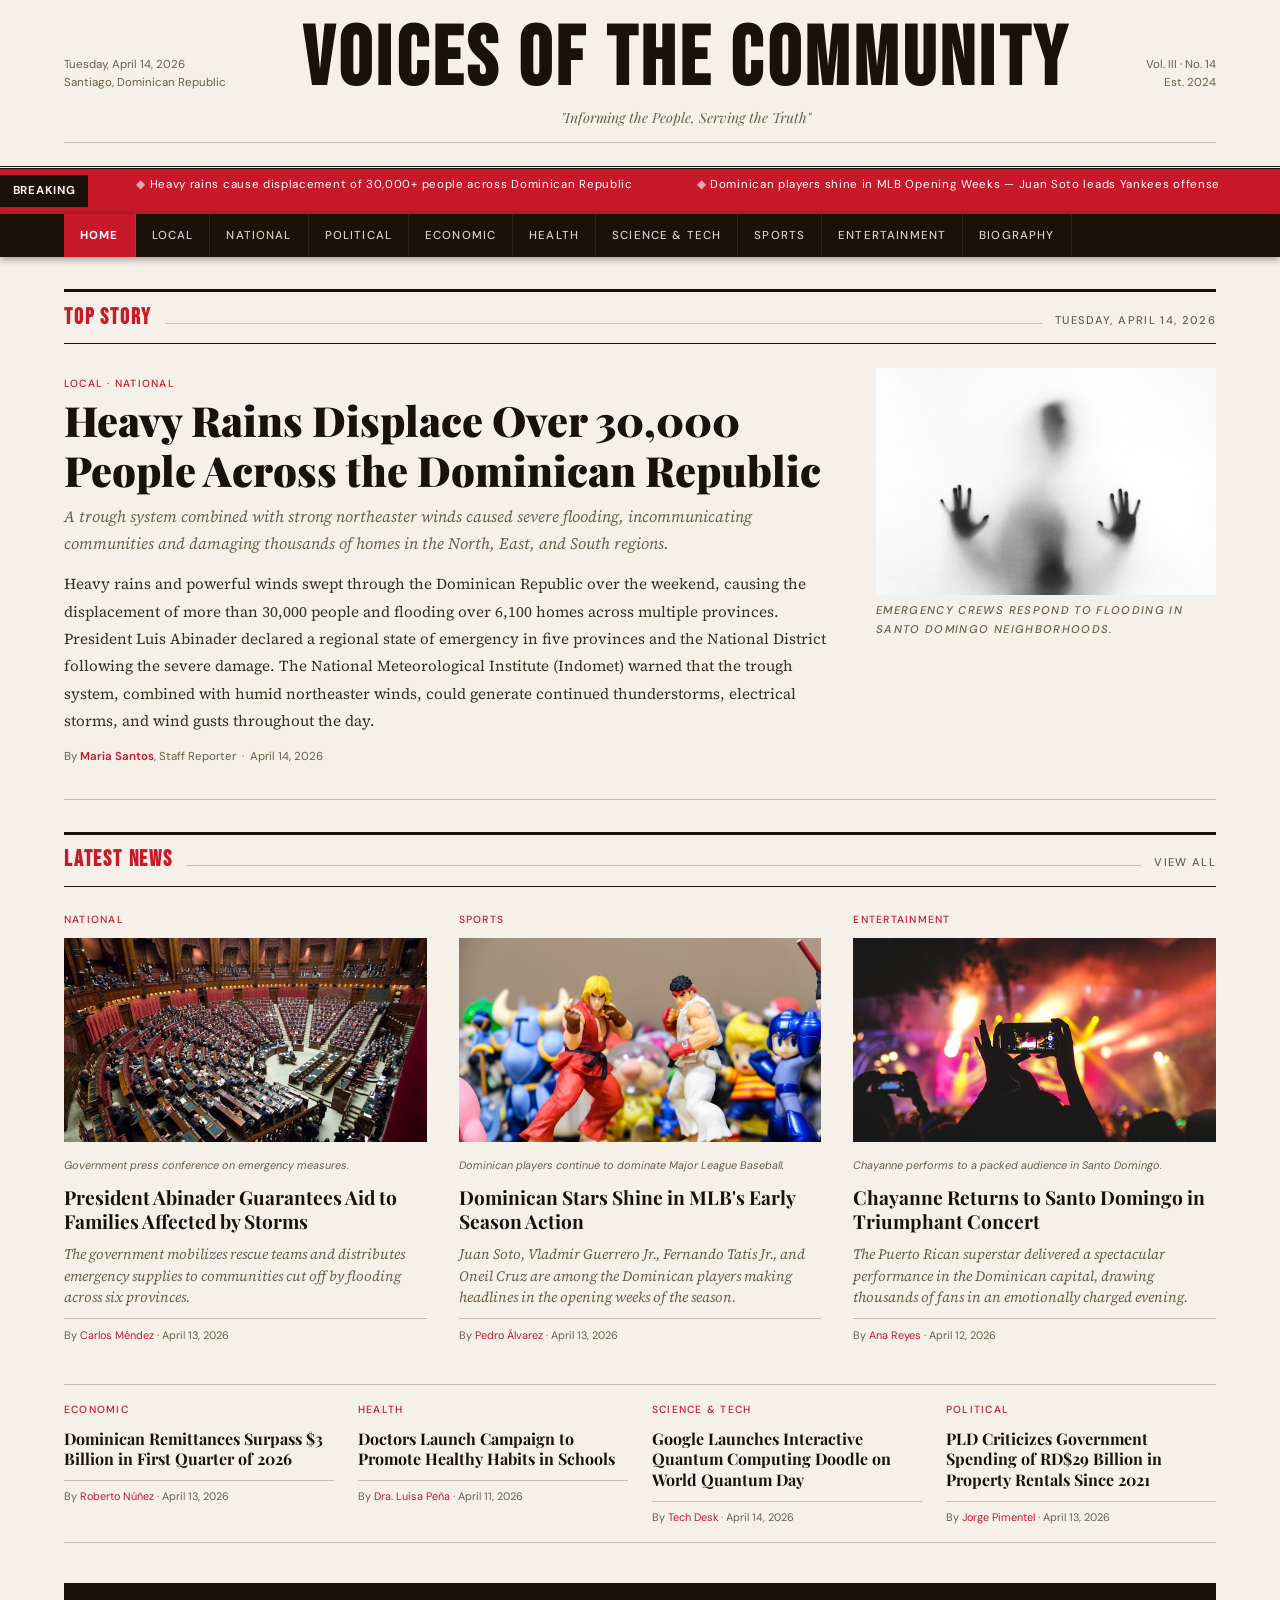
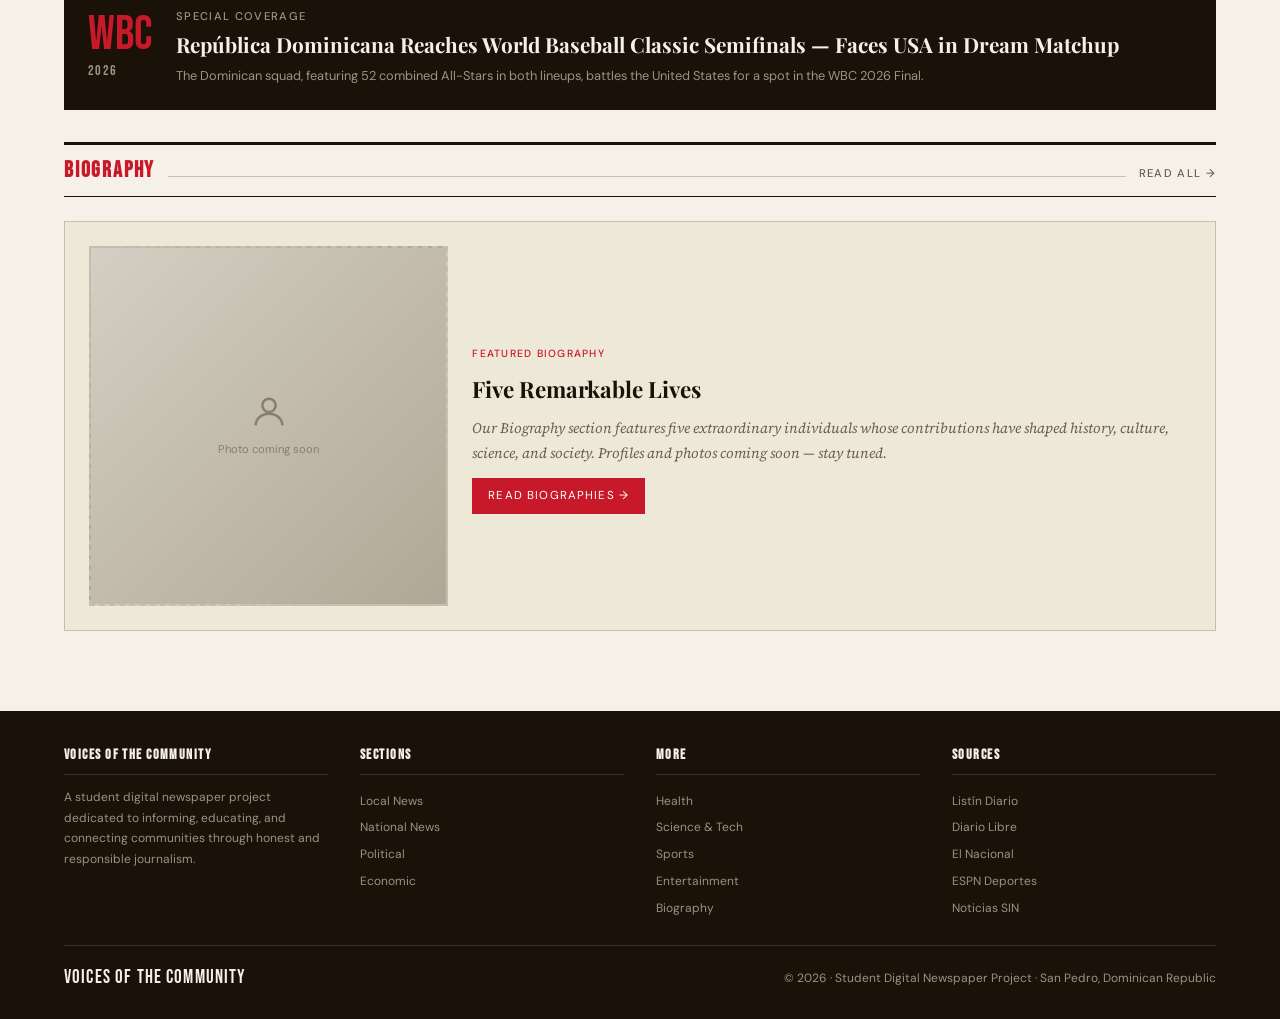
<file: index.html>
<!DOCTYPE html>
<html lang="en">
<head>
  <meta charset="UTF-8">
  <meta name="viewport" content="width=device-width, initial-scale=1.0">
  <title>Voices of the Community — Digital Newspaper</title>
  <link rel="stylesheet" href="index.css">
</head>
<body>

  <!-- MASTHEAD -->
  <header class="masthead">
    <div class="container">
      <div class="masthead-top">
        <div class="masthead-meta">
          Tuesday, April 14, 2026<br>
          Santiago, Dominican Republic
        </div>
        <div class="masthead-title">
          <h1>Voices of the Community</h1>
          <p class="tagline">"Informing the People, Serving the Truth"</p>
        </div>
        <div class="masthead-price">
          Vol. III · No. 14<br>
          Est. 2024
        </div>
      </div>
    </div>
  </header>

  <!-- BREAKING NEWS TICKER -->
  <div class="ticker-bar">
    <span class="ticker-label">BREAKING</span>
    <div class="ticker-track">
      <span>Heavy rains cause displacement of 30,000+ people across Dominican Republic</span>
      <span>Dominican players shine in MLB Opening Weeks — Juan Soto leads Yankees offense</span>
      <span>President Abinader declares state of emergency in five provinces</span>
      <span>Dominican Republic receives $3 billion+ in remittances in Q1 2026</span>
      <span>Chayanne returns triumphantly to Santo Domingo in sold-out concert</span>
      <span>República Dominicana reaches WBC 2026 Semifinals against USA</span>
    </div>
  </div>

  <!-- NAVIGATION -->
  <nav class="main-nav">
    <div class="container">
      <a href="index.html" class="active">Home</a>
      <a href="local.html">Local</a>
      <a href="national.html">National</a>
      <a href="political.html">Political</a>
      <a href="economic.html">Economic</a>
      <a href="health.html">Health</a>
      <a href="science.html">Science & Tech</a>
      <a href="sports.html">Sports</a>
      <a href="entertainment.html">Entertainment</a>
      <a href="biography.html">Biography</a>
    </div>
  </nav>

  <!-- MAIN CONTENT -->
  <main style="padding: 2rem 0;">
    <div class="container">

      <!-- LEAD STORY -->
      <div class="section-header">
        <h2>Top Story</h2>
        <div class="sh-rule"></div>
        <span class="label">Tuesday, April 14, 2026</span>
      </div>

      <div class="lead-story fade-up">
        <div>
          <span class="label-red">Local · National</span>
          <h2><a href="local.html">Heavy Rains Displace Over 30,000 People Across the Dominican Republic</a></h2>
          <p class="lead-deck">A trough system combined with strong northeaster winds caused severe flooding, incommunicating communities and damaging thousands of homes in the North, East, and South regions.</p>
          <p style="font-size:.95rem; line-height:1.8; color:#3a2f20;">
            Heavy rains and powerful winds swept through the Dominican Republic over the weekend, causing the displacement of more than 30,000 people and flooding over 6,100 homes across multiple provinces. President Luis Abinader declared a regional state of emergency in five provinces and the National District following the severe damage. The National Meteorological Institute (Indomet) warned that the trough system, combined with humid northeaster winds, could generate continued thunderstorms, electrical storms, and wind gusts throughout the day.
          </p>
          <p style="font-family: var(--font-label); font-size:.72rem; color:var(--muted); margin-top:.8rem;">
            By <span style="color:var(--accent); font-weight:600;">Maria Santos</span>, Staff Reporter &nbsp;·&nbsp; April 14, 2026
          </p>
        </div>
        <div>
          <img
            src="img/ind1.jpg"
            alt="Flooding in streets"
            class="lead-img"
            onerror="this.src='img/ind1.jpg'"
          >
          <p class="label" style="margin-top:.4rem; font-style:italic;">Emergency crews respond to flooding in Santo Domingo neighborhoods.</p>
        </div>
      </div>

      <!-- THREE-COLUMN GRID -->
      <div class="section-header">
        <h2>Latest News</h2>
        <div class="sh-rule"></div>
        <a href="#" class="label">View All</a>
      </div>

      <div class="grid-3">

        <!-- National -->
        <div class="article-card fade-up">
          <span class="label-red">National</span>
          <div class="img-wrap">
            <img src="img/ind2.jpg" alt="Government building" onerror="this.src='img/ind2.jpg'">
          </div>
          <p class="img-caption">Government press conference on emergency measures.</p>
          <h3><a href="national.html">President Abinader Guarantees Aid to Families Affected by Storms</a></h3>
          <p class="deck">The government mobilizes rescue teams and distributes emergency supplies to communities cut off by flooding across six provinces.</p>
          <p class="byline">By <span>Carlos Méndez</span> · April 13, 2026</p>
        </div>

        <!-- Sports -->
        <div class="article-card fade-up">
          <span class="label-red">Sports</span>
          <div class="img-wrap">
            <img src="img/ind3.jpg" alt="Baseball players" onerror="this.src='img/ind3.jpg'">
          </div>
          <p class="img-caption">Dominican players continue to dominate Major League Baseball.</p>
          <h3><a href="sports.html">Dominican Stars Shine in MLB's Early Season Action</a></h3>
          <p class="deck">Juan Soto, Vladmir Guerrero Jr., Fernando Tatis Jr., and Oneil Cruz are among the Dominican players making headlines in the opening weeks of the season.</p>
          <p class="byline">By <span>Pedro Álvarez</span> · April 13, 2026</p>
        </div>

        <!-- Entertainment -->
        <div class="article-card fade-up">
          <span class="label-red">Entertainment</span>
          <div class="img-wrap">
            <img src="img/ent1.jpg" alt="Concert crowd" onerror="this.src='img/ent1.jpg'">
          </div>
          <p class="img-caption">Chayanne performs to a packed audience in Santo Domingo.</p>
          <h3><a href="entertainment.html">Chayanne Returns to Santo Domingo in Triumphant Concert</a></h3>
          <p class="deck">The Puerto Rican superstar delivered a spectacular performance in the Dominican capital, drawing thousands of fans in an emotionally charged evening.</p>
          <p class="byline">By <span>Ana Reyes</span> · April 12, 2026</p>
        </div>

      </div><!-- /grid-3 -->

      <div style="margin: 2.5rem 0; border-top: 1px solid var(--light-rule); border-bottom: 1px solid var(--light-rule); padding: 1rem 0;">
        <div class="grid-4">

          <div class="article-card">
            <span class="label-red">Economic</span>
            <h3 style="font-size:1rem;"><a href="economic.html">Dominican Remittances Surpass $3 Billion in First Quarter of 2026</a></h3>
            <p class="byline">By <span>Roberto Núñez</span> · April 13, 2026</p>
          </div>

          <div class="article-card">
            <span class="label-red">Health</span>
            <h3 style="font-size:1rem;"><a href="health.html">Doctors Launch Campaign to Promote Healthy Habits in Schools</a></h3>
            <p class="byline">By <span>Dra. Luisa Peña</span> · April 11, 2026</p>
          </div>

          <div class="article-card">
            <span class="label-red">Science & Tech</span>
            <h3 style="font-size:1rem;"><a href="science.html">Google Launches Interactive Quantum Computing Doodle on World Quantum Day</a></h3>
            <p class="byline">By <span>Tech Desk</span> · April 14, 2026</p>
          </div>

          <div class="article-card">
            <span class="label-red">Political</span>
            <h3 style="font-size:1rem;"><a href="political.html">PLD Criticizes Government Spending of RD$29 Billion in Property Rentals Since 2021</a></h3>
            <p class="byline">By <span>Jorge Pimentel</span> · April 13, 2026</p>
          </div>

        </div>
      </div>

      <!-- SPORTS HIGHLIGHT BAND -->
      <div style="background:var(--ink); color:var(--paper); padding:1.5rem; margin:2rem 0; display:grid; grid-template-columns:auto 1fr; gap:1.5rem; align-items:center;">
        <div>
          <div style="font-family:var(--font-banner); font-size:3rem; color:var(--accent); line-height:1;">WBC</div>
          <div style="font-family:var(--font-banner); font-size:.9rem; letter-spacing:.1em; color:#a09282;">2026</div>
        </div>
        <div>
          <p class="label" style="color:#a09282; margin-bottom:.3rem;">Special Coverage</p>
          <h3 style="font-family:var(--font-headline); font-size:1.3rem; line-height:1.3; margin-bottom:.4rem;"><a href="sports.html" style="color:var(--paper);">República Dominicana Reaches World Baseball Classic Semifinals — Faces USA in Dream Matchup</a></h3>
          <p style="font-family:var(--font-label); font-size:.8rem; color:#a09282;">The Dominican squad, featuring 52 combined All-Stars in both lineups, battles the United States for a spot in the WBC 2026 Final.</p>
        </div>
      </div>

      <!-- BIOGRAPHY TEASER -->
      <div class="section-header">
        <h2>Biography</h2>
        <div class="sh-rule"></div>
        <a href="biography.html" class="label">Read All →</a>
      </div>

      <div style="background:var(--cream); border:1px solid var(--light-rule); padding:1.5rem; display:grid; grid-template-columns:1fr 2fr; gap:1.5rem; align-items:center;">
        <div style="background:linear-gradient(135deg,#d4cfc4,#b0a896); aspect-ratio:1; display:flex; align-items:center; justify-content:center; border:2px dashed var(--light-rule); flex-direction:column; gap:.5rem; padding:1rem;">
          <svg width="40" height="40" viewBox="0 0 24 24" fill="none" stroke="#8a7d6a" stroke-width="1.5"><circle cx="12" cy="8" r="4"/><path d="M4 20c0-4 3.6-7 8-7s8 3 8 7"/></svg>
          <span style="font-family:var(--font-label); font-size:.7rem; color:#8a7d6a; text-align:center;">Photo coming soon</span>
        </div>
        <div>
          <span class="label-red">Featured Biography</span>
          <h3 style="font-family:var(--font-headline); font-size:1.4rem; margin:.3rem 0 .5rem;">Five Remarkable Lives</h3>
          <p style="font-size:.9rem; color:var(--muted); font-style:italic;">Our Biography section features five extraordinary individuals whose contributions have shaped history, culture, science, and society. Profiles and photos coming soon — stay tuned.</p>
          <a href="biography.html" style="display:inline-block; margin-top:.8rem; background:var(--accent); color:#fff; font-family:var(--font-label); font-size:.72rem; letter-spacing:.1em; text-transform:uppercase; padding:.5rem 1rem;">Read Biographies →</a>
        </div>
      </div>

    </div>
  </main>

  <!-- FOOTER -->
  <footer class="site-footer">
    <div class="container">
      <div class="footer-grid">
        <div>
          <h4>Voices of the Community</h4>
          <p>A student digital newspaper project dedicated to informing, educating, and connecting communities through honest and responsible journalism.</p>
        </div>
        <div>
          <h4>Sections</h4>
          <ul>
            <li><a href="local.html">Local News</a></li>
            <li><a href="national.html">National News</a></li>
            <li><a href="political.html">Political</a></li>
            <li><a href="economic.html">Economic</a></li>
          </ul>
        </div>
        <div>
          <h4>More</h4>
          <ul>
            <li><a href="health.html">Health</a></li>
            <li><a href="science.html">Science & Tech</a></li>
            <li><a href="sports.html">Sports</a></li>
            <li><a href="entertainment.html">Entertainment</a></li>
            <li><a href="biography.html">Biography</a></li>
          </ul>
        </div>
        <div>
          <h4>Sources</h4>
          <ul>
            <li><a href="#">Listín Diario</a></li>
            <li><a href="#">Diario Libre</a></li>
            <li><a href="#">El Nacional</a></li>
            <li><a href="#">ESPN Deportes</a></li>
            <li><a href="#">Noticias SIN</a></li>
          </ul>
        </div>
      </div>
      <div class="footer-bottom">
        <span class="footer-logo">Voices of the Community</span>
        <span>© 2026 · Student Digital Newspaper Project · San Pedro, Dominican Republic</span>
      </div>
    </div>
  </footer>

</body>
</html>
</file>
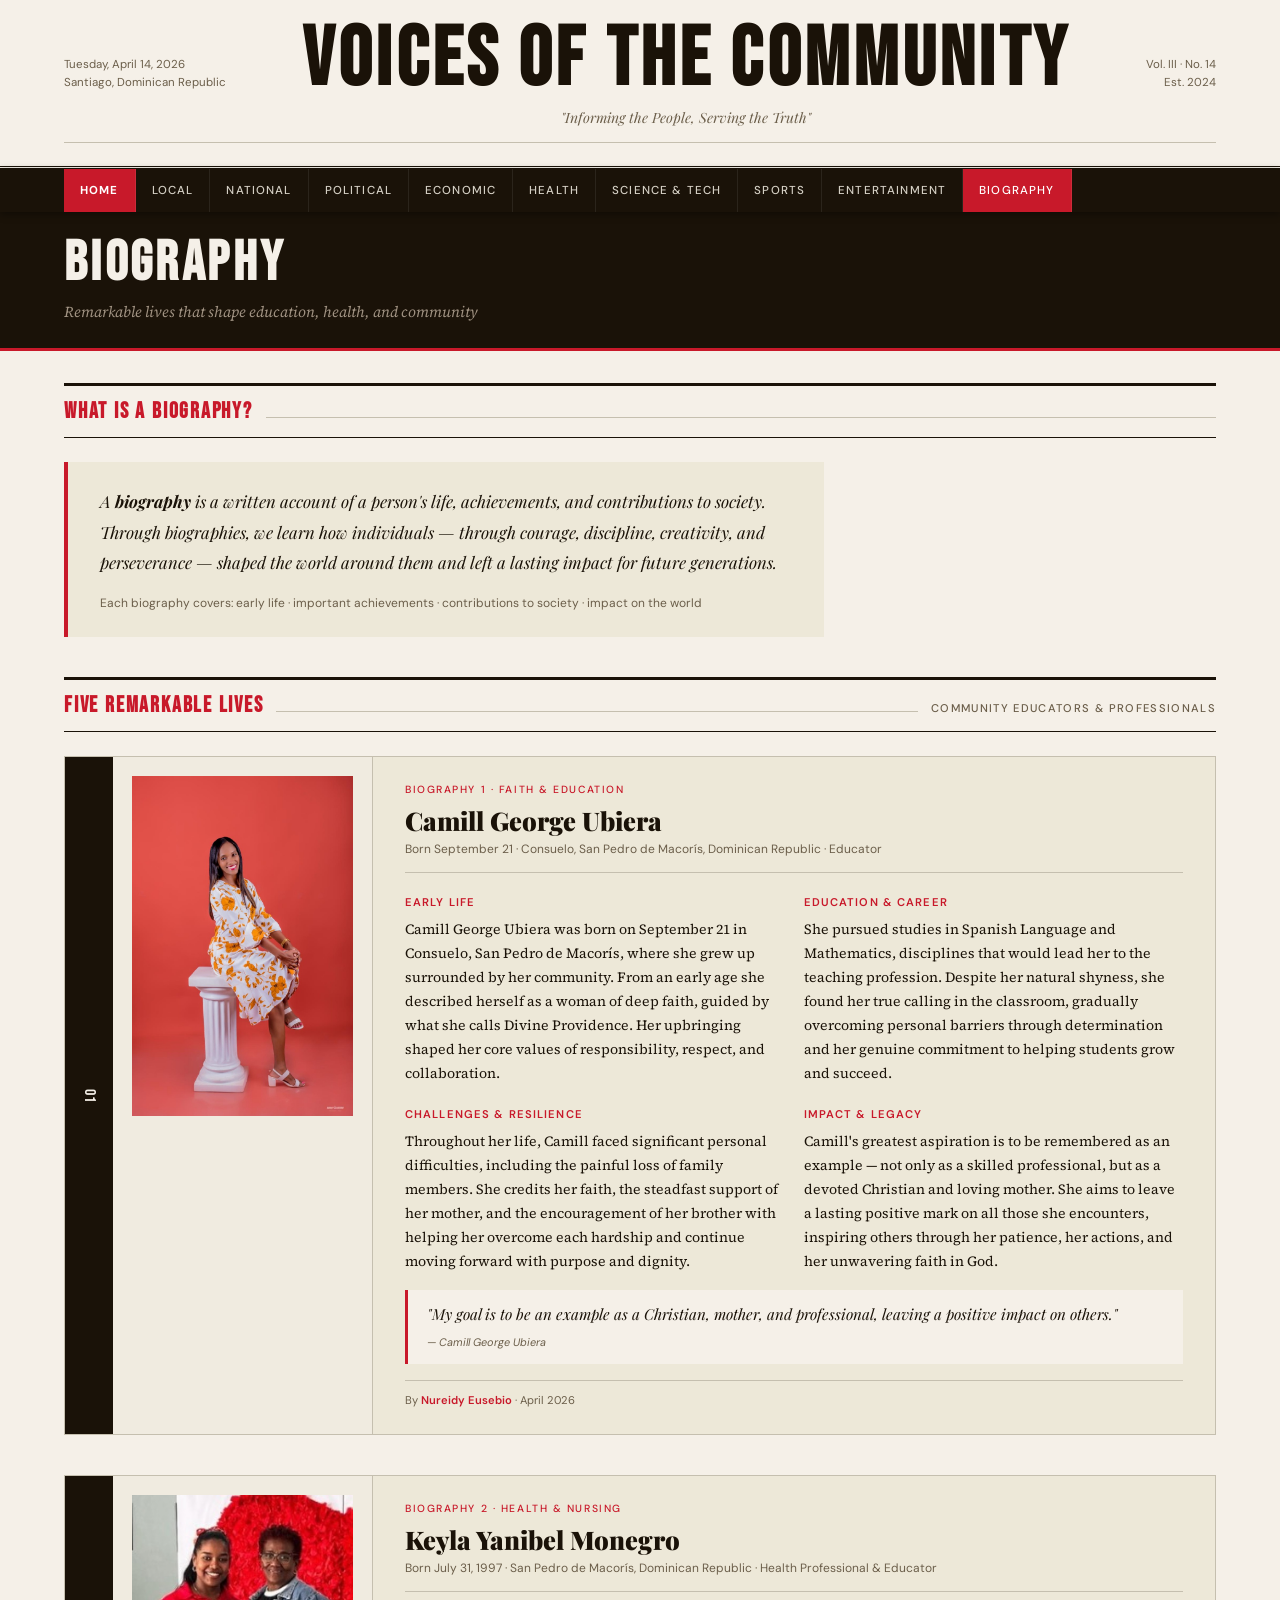
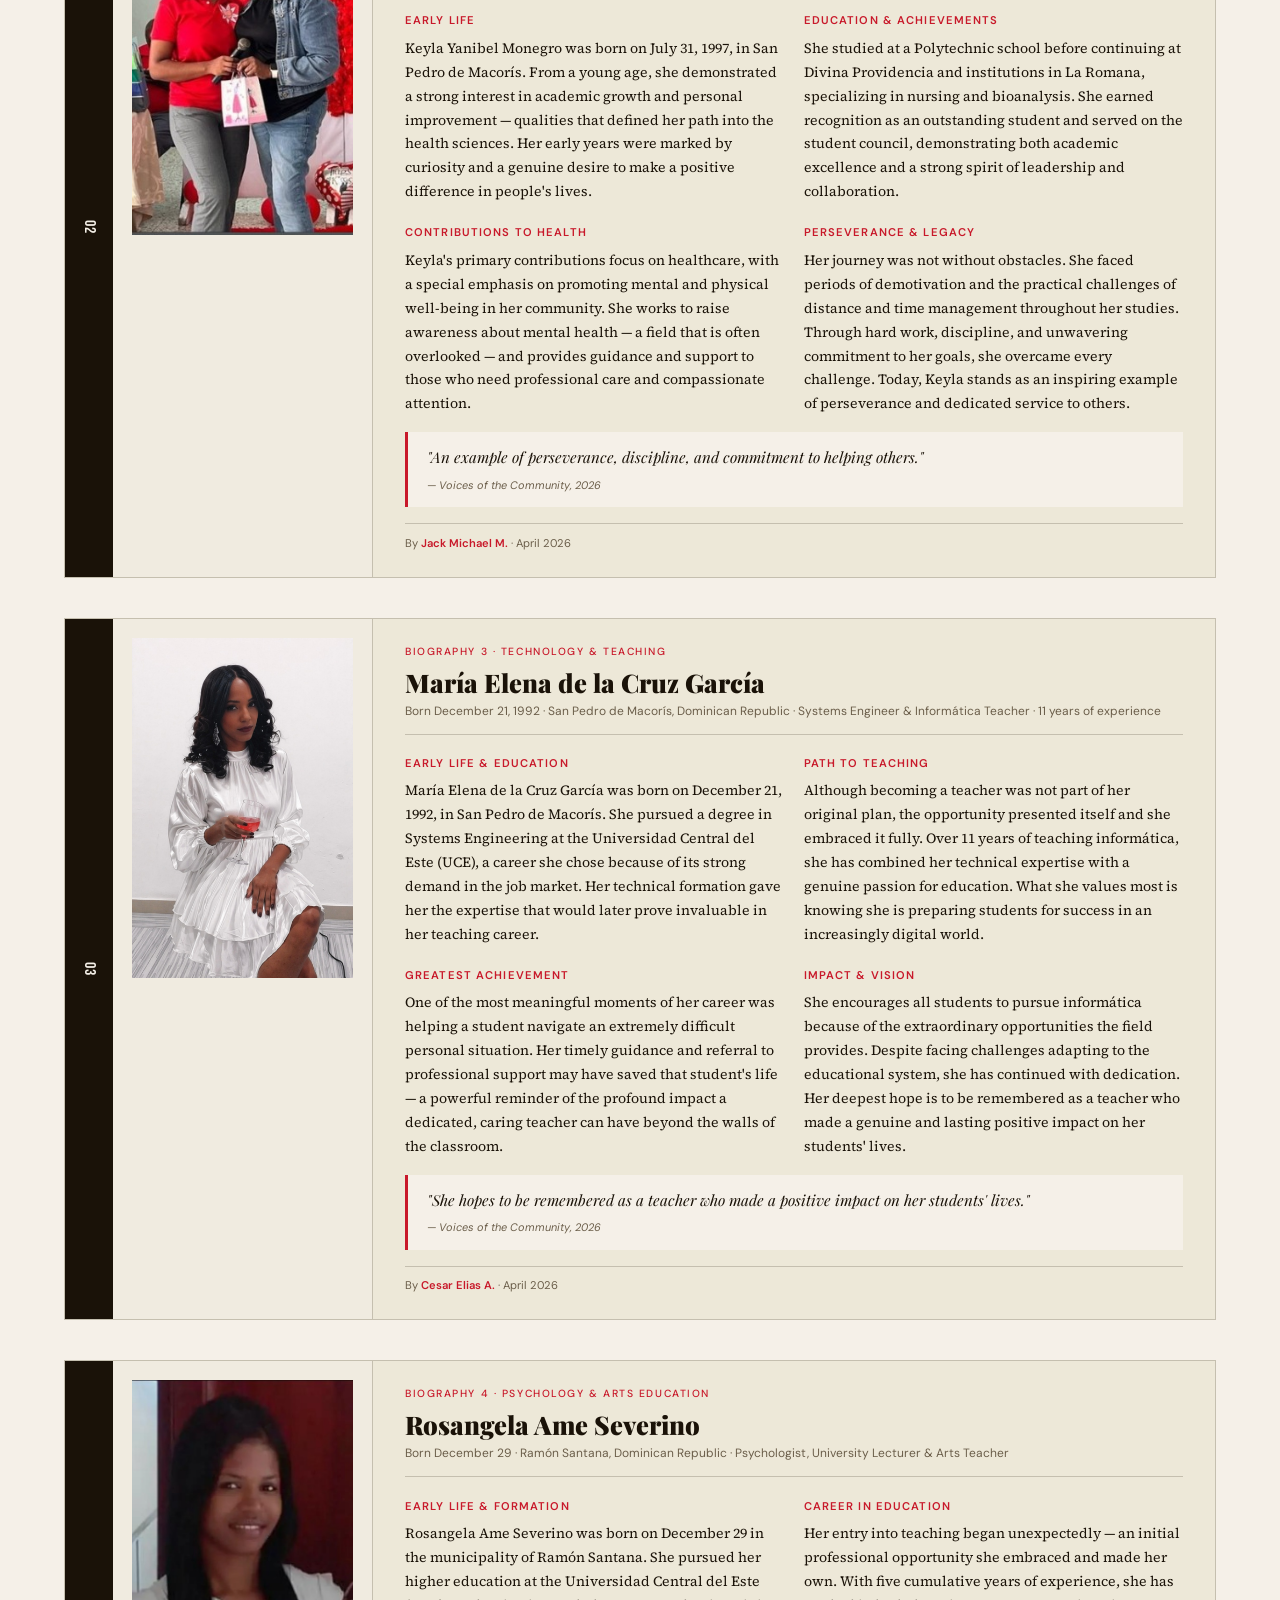
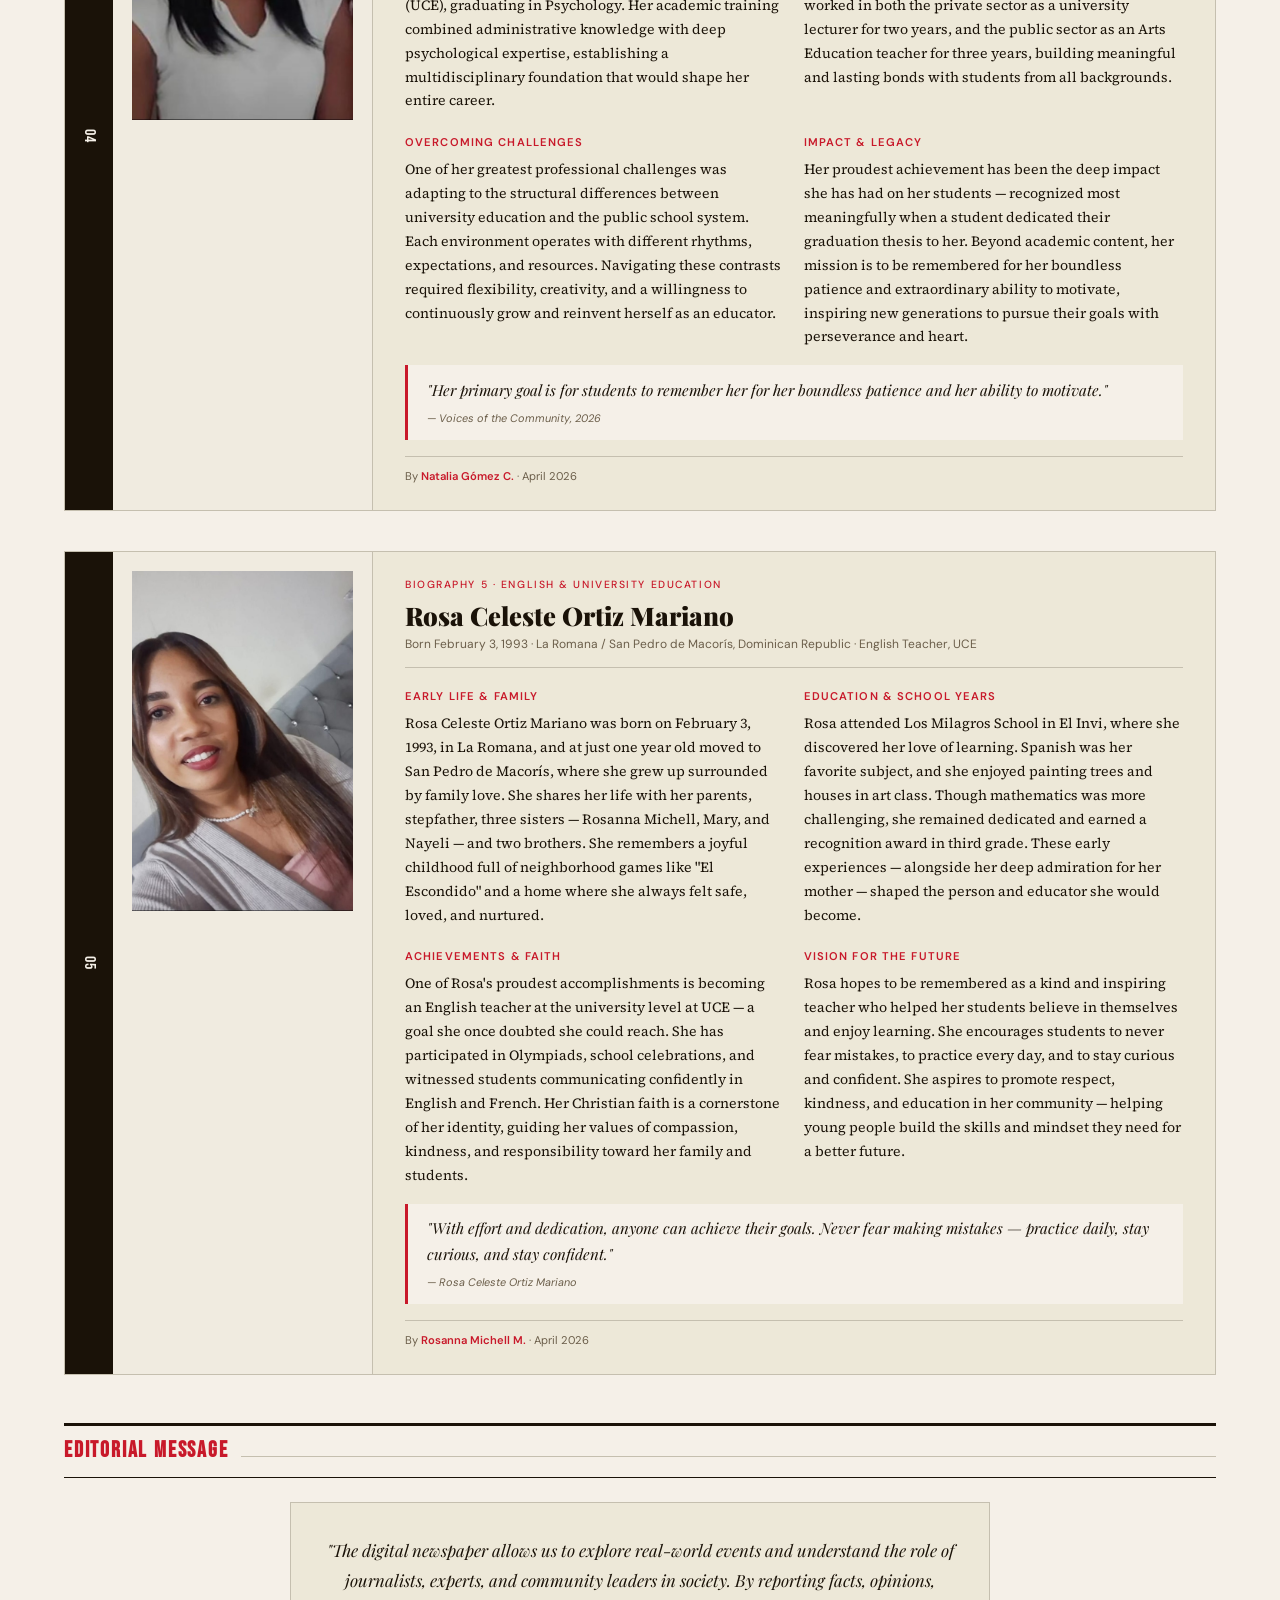
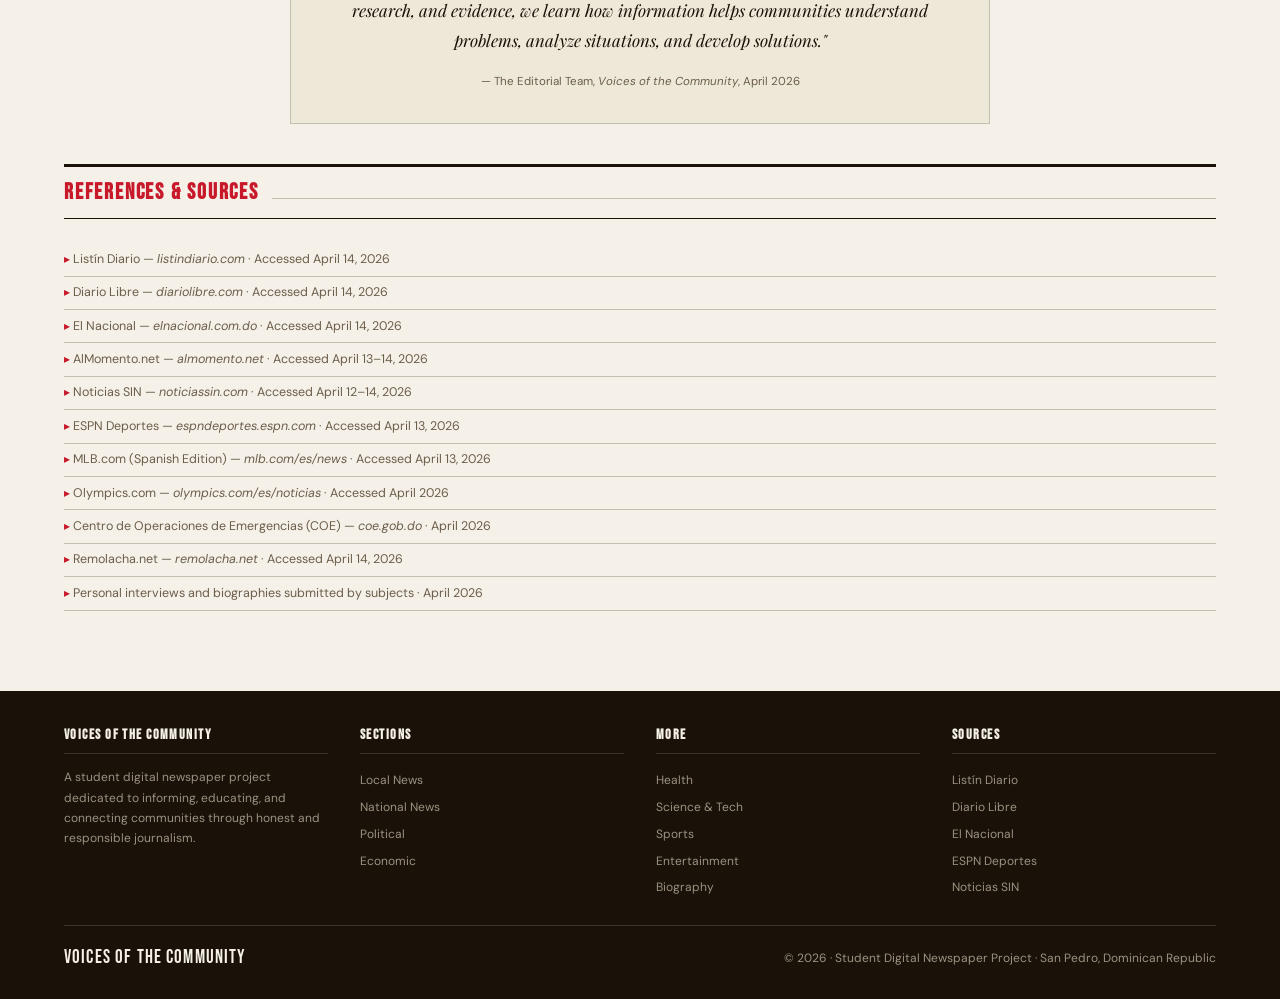
<file: biography.html>
<!DOCTYPE html>
<html lang="en">
<head>
  <meta charset="UTF-8">
  <meta name="viewport" content="width=device-width, initial-scale=1.0">
  <title>Biography — Voices of the Community</title>
  <link rel="stylesheet" href="index.css">
  <link rel="stylesheet" href="biography.css">
</head>
<body>

  <header class="masthead">
    <div class="container">
      <div class="masthead-top">
        <div class="masthead-meta">Tuesday, April 14, 2026<br>Santiago, Dominican Republic</div>
        <div class="masthead-title">
          <h1>Voices of the Community</h1>
          <p class="tagline">"Informing the People, Serving the Truth"</p>
        </div>
        <div class="masthead-price">Vol. III · No. 14<br>Est. 2024</div>
      </div>
    </div>
  </header>

  <nav class="main-nav">
    <div class="container">
      <a href="index.html">Home</a>
      <a href="local.html">Local</a>
      <a href="national.html">National</a>
      <a href="political.html">Political</a>
      <a href="economic.html">Economic</a>
      <a href="health.html">Health</a>
      <a href="science.html">Science &amp; Tech</a>
      <a href="sports.html">Sports</a>
      <a href="entertainment.html">Entertainment</a>
      <a href="biography.html" class="active">Biography</a>
    </div>
  </nav>

  <div class="page-hero">
    <div class="container">
      <h1>Biography</h1>
      <p class="page-desc">Remarkable lives that shape education, health, and community</p>
    </div>
  </div>

  <main style="padding:2rem 0;">
    <div class="container">

      <div class="section-header">
        <h2>What is a Biography?</h2>
        <div class="sh-rule"></div>
      </div>

      <div style="max-width:760px; margin-bottom:2.5rem; background:var(--cream); padding:1.5rem 2rem; border-left:4px solid var(--accent);">
        <p style="font-family:var(--font-headline); font-style:italic; font-size:1.05rem; line-height:1.8; color:var(--ink); margin-bottom:1rem;">
          A <strong>biography</strong> is a written account of a person's life, achievements, and contributions to society. Through biographies, we learn how individuals — through courage, discipline, creativity, and perseverance — shaped the world around them and left a lasting impact for future generations.
        </p>
        <p style="font-family:var(--font-label); font-size:.75rem; color:var(--muted);">
          Each biography covers: early life · important achievements · contributions to society · impact on the world
        </p>
      </div>

      <div class="section-header">
        <h2>Five Remarkable Lives</h2>
        <div class="sh-rule"></div>
        <span class="label">Community Educators &amp; Professionals</span>
      </div>

      <div class="bio-grid">

        <!-- ══ BIO 1 — Camill George Ubiera ══ -->
        <div class="bio-card-full">
          <div class="bio-number">01</div>
          <div class="bio-photo-slot">
            <img src="img/bio1.jpeg" alt="Camill George Ubiera" class="bio-photo">
          </div>
          <div class="bio-content">
            <div class="bio-section-label">Biography 1 · Faith &amp; Education</div>
            <h2 class="bio-name">Camill George Ubiera</h2>
            <p class="bio-dates">Born September 21 · Consuelo, San Pedro de Macorís, Dominican Republic · Educator</p>
            <div class="bio-sections">
              <div class="bio-section">
                <h4>Early Life</h4>
                <p>Camill George Ubiera was born on September 21 in Consuelo, San Pedro de Macorís, where she grew up surrounded by her community. From an early age she described herself as a woman of deep faith, guided by what she calls Divine Providence. Her upbringing shaped her core values of responsibility, respect, and collaboration.</p>
              </div>
              <div class="bio-section">
                <h4>Education &amp; Career</h4>
                <p>She pursued studies in Spanish Language and Mathematics, disciplines that would lead her to the teaching profession. Despite her natural shyness, she found her true calling in the classroom, gradually overcoming personal barriers through determination and her genuine commitment to helping students grow and succeed.</p>
              </div>
              <div class="bio-section">
                <h4>Challenges &amp; Resilience</h4>
                <p>Throughout her life, Camill faced significant personal difficulties, including the painful loss of family members. She credits her faith, the steadfast support of her mother, and the encouragement of her brother with helping her overcome each hardship and continue moving forward with purpose and dignity.</p>
              </div>
              <div class="bio-section">
                <h4>Impact &amp; Legacy</h4>
                <p>Camill's greatest aspiration is to be remembered as an example — not only as a skilled professional, but as a devoted Christian and loving mother. She aims to leave a lasting positive mark on all those she encounters, inspiring others through her patience, her actions, and her unwavering faith in God.</p>
              </div>
            </div>
            <div class="bio-quote">
              <p>"My goal is to be an example as a Christian, mother, and professional, leaving a positive impact on others."</p>
              <cite>— Camill George Ubiera</cite>
            </div>
            <p class="bio-author">By <span>Nureidy Eusebio</span> · April 2026</p>
          </div>
        </div>

        <!-- ══ BIO 2 — Keyla Yanibel Monegro ══ -->
        <div class="bio-card-full">
          <div class="bio-number">02</div>
          <div class="bio-photo-slot">
            <img src="img/bio2.png" alt="Keyla Yanibel Monegro" class="bio-photo">
          </div>
          <div class="bio-content">
            <div class="bio-section-label">Biography 2 · Health &amp; Nursing</div>
            <h2 class="bio-name">Keyla Yanibel Monegro</h2>
            <p class="bio-dates">Born July 31, 1997 · San Pedro de Macorís, Dominican Republic · Health Professional &amp; Educator</p>
            <div class="bio-sections">
              <div class="bio-section">
                <h4>Early Life</h4>
                <p>Keyla Yanibel Monegro was born on July 31, 1997, in San Pedro de Macorís. From a young age, she demonstrated a strong interest in academic growth and personal improvement — qualities that defined her path into the health sciences. Her early years were marked by curiosity and a genuine desire to make a positive difference in people's lives.</p>
              </div>
              <div class="bio-section">
                <h4>Education &amp; Achievements</h4>
                <p>She studied at a Polytechnic school before continuing at Divina Providencia and institutions in La Romana, specializing in nursing and bioanalysis. She earned recognition as an outstanding student and served on the student council, demonstrating both academic excellence and a strong spirit of leadership and collaboration.</p>
              </div>
              <div class="bio-section">
                <h4>Contributions to Health</h4>
                <p>Keyla's primary contributions focus on healthcare, with a special emphasis on promoting mental and physical well-being in her community. She works to raise awareness about mental health — a field that is often overlooked — and provides guidance and support to those who need professional care and compassionate attention.</p>
              </div>
              <div class="bio-section">
                <h4>Perseverance &amp; Legacy</h4>
                <p>Her journey was not without obstacles. She faced periods of demotivation and the practical challenges of distance and time management throughout her studies. Through hard work, discipline, and unwavering commitment to her goals, she overcame every challenge. Today, Keyla stands as an inspiring example of perseverance and dedicated service to others.</p>
              </div>
            </div>
            <div class="bio-quote">
              <p>"An example of perseverance, discipline, and commitment to helping others."</p>
              <cite>— Voices of the Community, 2026</cite>
            </div>
            <p class="bio-author">By <span>Jack Michael M.</span> · April 2026</p>
          </div>
        </div>

        <!-- ══ BIO 3 — María Elena de la Cruz García ══ -->
        <div class="bio-card-full">
          <div class="bio-number">03</div>
          <div class="bio-photo-slot">
            <img src="img/bio3.jpeg" alt="María Elena de la Cruz García" class="bio-photo">
          </div>
          <div class="bio-content">
            <div class="bio-section-label">Biography 3 · Technology &amp; Teaching</div>
            <h2 class="bio-name">María Elena de la Cruz García</h2>
            <p class="bio-dates">Born December 21, 1992 · San Pedro de Macorís, Dominican Republic · Systems Engineer &amp; Informática Teacher · 11 years of experience</p>
            <div class="bio-sections">
              <div class="bio-section">
                <h4>Early Life &amp; Education</h4>
                <p>María Elena de la Cruz García was born on December 21, 1992, in San Pedro de Macorís. She pursued a degree in Systems Engineering at the Universidad Central del Este (UCE), a career she chose because of its strong demand in the job market. Her technical formation gave her the expertise that would later prove invaluable in her teaching career.</p>
              </div>
              <div class="bio-section">
                <h4>Path to Teaching</h4>
                <p>Although becoming a teacher was not part of her original plan, the opportunity presented itself and she embraced it fully. Over 11 years of teaching informática, she has combined her technical expertise with a genuine passion for education. What she values most is knowing she is preparing students for success in an increasingly digital world.</p>
              </div>
              <div class="bio-section">
                <h4>Greatest Achievement</h4>
                <p>One of the most meaningful moments of her career was helping a student navigate an extremely difficult personal situation. Her timely guidance and referral to professional support may have saved that student's life — a powerful reminder of the profound impact a dedicated, caring teacher can have beyond the walls of the classroom.</p>
              </div>
              <div class="bio-section">
                <h4>Impact &amp; Vision</h4>
                <p>She encourages all students to pursue informática because of the extraordinary opportunities the field provides. Despite facing challenges adapting to the educational system, she has continued with dedication. Her deepest hope is to be remembered as a teacher who made a genuine and lasting positive impact on her students' lives.</p>
              </div>
            </div>
            <div class="bio-quote">
              <p>"She hopes to be remembered as a teacher who made a positive impact on her students' lives."</p>
              <cite>— Voices of the Community, 2026</cite>
            </div>
            <p class="bio-author">By <span>Cesar Elias A.</span> · April 2026</p>
          </div>
        </div>

        <!-- ══ BIO 4 — Rosangela Ame Severino ══ -->
        <div class="bio-card-full">
          <div class="bio-number">04</div>
          <div class="bio-photo-slot">
            <img src="img/bio4.jpeg" alt="Rosangela Ame Severino" class="bio-photo">
          </div>
          <div class="bio-content">
            <div class="bio-section-label">Biography 4 · Psychology &amp; Arts Education</div>
            <h2 class="bio-name">Rosangela Ame Severino</h2>
            <p class="bio-dates">Born December 29 · Ramón Santana, Dominican Republic · Psychologist, University Lecturer &amp; Arts Teacher</p>
            <div class="bio-sections">
              <div class="bio-section">
                <h4>Early Life &amp; Formation</h4>
                <p>Rosangela Ame Severino was born on December 29 in the municipality of Ramón Santana. She pursued her higher education at the Universidad Central del Este (UCE), graduating in Psychology. Her academic training combined administrative knowledge with deep psychological expertise, establishing a multidisciplinary foundation that would shape her entire career.</p>
              </div>
              <div class="bio-section">
                <h4>Career in Education</h4>
                <p>Her entry into teaching began unexpectedly — an initial professional opportunity she embraced and made her own. With five cumulative years of experience, she has worked in both the private sector as a university lecturer for two years, and the public sector as an Arts Education teacher for three years, building meaningful and lasting bonds with students from all backgrounds.</p>
              </div>
              <div class="bio-section">
                <h4>Overcoming Challenges</h4>
                <p>One of her greatest professional challenges was adapting to the structural differences between university education and the public school system. Each environment operates with different rhythms, expectations, and resources. Navigating these contrasts required flexibility, creativity, and a willingness to continuously grow and reinvent herself as an educator.</p>
              </div>
              <div class="bio-section">
                <h4>Impact &amp; Legacy</h4>
                <p>Her proudest achievement has been the deep impact she has had on her students — recognized most meaningfully when a student dedicated their graduation thesis to her. Beyond academic content, her mission is to be remembered for her boundless patience and extraordinary ability to motivate, inspiring new generations to pursue their goals with perseverance and heart.</p>
              </div>
            </div>
            <div class="bio-quote">
              <p>"Her primary goal is for students to remember her for her boundless patience and her ability to motivate."</p>
              <cite>— Voices of the Community, 2026</cite>
            </div>
            <p class="bio-author">By <span>Natalia Gómez C.</span> · April 2026</p>
          </div>
        </div>

        <!-- ══ BIO 5 — Rosa Celeste Ortiz Mariano ══ -->
        <div class="bio-card-full">
          <div class="bio-number">05</div>
          <div class="bio-photo-slot">
            <img src="img/bio5.jpeg" alt="Rosa Celeste Ortiz Mariano" class="bio-photo">
          </div>
          <div class="bio-content">
            <div class="bio-section-label">Biography 5 · English &amp; University Education</div>
            <h2 class="bio-name">Rosa Celeste Ortiz Mariano</h2>
            <p class="bio-dates">Born February 3, 1993 · La Romana / San Pedro de Macorís, Dominican Republic · English Teacher, UCE</p>
            <div class="bio-sections">
              <div class="bio-section">
                <h4>Early Life &amp; Family</h4>
                <p>Rosa Celeste Ortiz Mariano was born on February 3, 1993, in La Romana, and at just one year old moved to San Pedro de Macorís, where she grew up surrounded by family love. She shares her life with her parents, stepfather, three sisters — Rosanna Michell, Mary, and Nayeli — and two brothers. She remembers a joyful childhood full of neighborhood games like "El Escondido" and a home where she always felt safe, loved, and nurtured.</p>
              </div>
              <div class="bio-section">
                <h4>Education &amp; School Years</h4>
                <p>Rosa attended Los Milagros School in El Invi, where she discovered her love of learning. Spanish was her favorite subject, and she enjoyed painting trees and houses in art class. Though mathematics was more challenging, she remained dedicated and earned a recognition award in third grade. These early experiences — alongside her deep admiration for her mother — shaped the person and educator she would become.</p>
              </div>
              <div class="bio-section">
                <h4>Achievements &amp; Faith</h4>
                <p>One of Rosa's proudest accomplishments is becoming an English teacher at the university level at UCE — a goal she once doubted she could reach. She has participated in Olympiads, school celebrations, and witnessed students communicating confidently in English and French. Her Christian faith is a cornerstone of her identity, guiding her values of compassion, kindness, and responsibility toward her family and students.</p>
              </div>
              <div class="bio-section">
                <h4>Vision for the Future</h4>
                <p>Rosa hopes to be remembered as a kind and inspiring teacher who helped her students believe in themselves and enjoy learning. She encourages students to never fear mistakes, to practice every day, and to stay curious and confident. She aspires to promote respect, kindness, and education in her community — helping young people build the skills and mindset they need for a better future.</p>
              </div>
            </div>
            <div class="bio-quote">
              <p>"With effort and dedication, anyone can achieve their goals. Never fear making mistakes — practice daily, stay curious, and stay confident."</p>
              <cite>— Rosa Celeste Ortiz Mariano</cite>
            </div>
            <p class="bio-author">By <span>Rosanna Michell M.</span> · April 2026</p>
          </div>
        </div>

      </div><!-- /bio-grid -->

      <!-- EDITORIAL -->
      <div class="section-header" style="margin-top:3rem;">
        <h2>Editorial Message</h2>
        <div class="sh-rule"></div>
      </div>

      <div style="max-width:700px; margin:0 auto 2.5rem; text-align:center; padding:2rem; background:var(--cream); border:1px solid var(--light-rule);">
        <p style="font-family:var(--font-headline); font-style:italic; font-size:1.05rem; line-height:1.8; color:var(--ink); margin-bottom:1rem;">
          "The digital newspaper allows us to explore real-world events and understand the role of journalists, experts, and community leaders in society. By reporting facts, opinions, research, and evidence, we learn how information helps communities understand problems, analyze situations, and develop solutions."
        </p>
        <p style="font-family:var(--font-label); font-size:.72rem; color:var(--muted);">— The Editorial Team, <em>Voices of the Community</em>, April 2026</p>
      </div>

      <!-- SOURCES -->
      <div class="section-header">
        <h2>References &amp; Sources</h2>
        <div class="sh-rule"></div>
      </div>

      <ul class="sources-list">
        <li>Listín Diario — <em>listindiario.com</em> · Accessed April 14, 2026</li>
        <li>Diario Libre — <em>diariolibre.com</em> · Accessed April 14, 2026</li>
        <li>El Nacional — <em>elnacional.com.do</em> · Accessed April 14, 2026</li>
        <li>AlMomento.net — <em>almomento.net</em> · Accessed April 13–14, 2026</li>
        <li>Noticias SIN — <em>noticiassin.com</em> · Accessed April 12–14, 2026</li>
        <li>ESPN Deportes — <em>espndeportes.espn.com</em> · Accessed April 13, 2026</li>
        <li>MLB.com (Spanish Edition) — <em>mlb.com/es/news</em> · Accessed April 13, 2026</li>
        <li>Olympics.com — <em>olympics.com/es/noticias</em> · Accessed April 2026</li>
        <li>Centro de Operaciones de Emergencias (COE) — <em>coe.gob.do</em> · April 2026</li>
        <li>Remolacha.net — <em>remolacha.net</em> · Accessed April 14, 2026</li>
        <li>Personal interviews and biographies submitted by subjects · April 2026</li>
      </ul>

    </div>
  </main>

  <footer class="site-footer">
    <div class="container">
      <div class="footer-grid">
        <div>
          <h4>Voices of the Community</h4>
          <p>A student digital newspaper project dedicated to informing, educating, and connecting communities through honest and responsible journalism.</p>
        </div>
        <div>
          <h4>Sections</h4>
          <ul>
            <li><a href="local.html">Local News</a></li>
            <li><a href="national.html">National News</a></li>
            <li><a href="political.html">Political</a></li>
            <li><a href="economic.html">Economic</a></li>
          </ul>
        </div>
        <div>
          <h4>More</h4>
          <ul>
            <li><a href="health.html">Health</a></li>
            <li><a href="science.html">Science &amp; Tech</a></li>
            <li><a href="sports.html">Sports</a></li>
            <li><a href="entertainment.html">Entertainment</a></li>
            <li><a href="biography.html">Biography</a></li>
          </ul>
        </div>
        <div>
          <h4>Sources</h4>
          <ul>
            <li><a href="#">Listín Diario</a></li>
            <li><a href="#">Diario Libre</a></li>
            <li><a href="#">El Nacional</a></li>
            <li><a href="#">ESPN Deportes</a></li>
            <li><a href="#">Noticias SIN</a></li>
          </ul>
        </div>
      </div>
      <div class="footer-bottom">
        <span class="footer-logo">Voices of the Community</span>
        <span>© 2026 · Student Digital Newspaper Project · San Pedro, Dominican Republic</span>
      </div>
    </div>
  </footer>

</body>
</html>
</file>
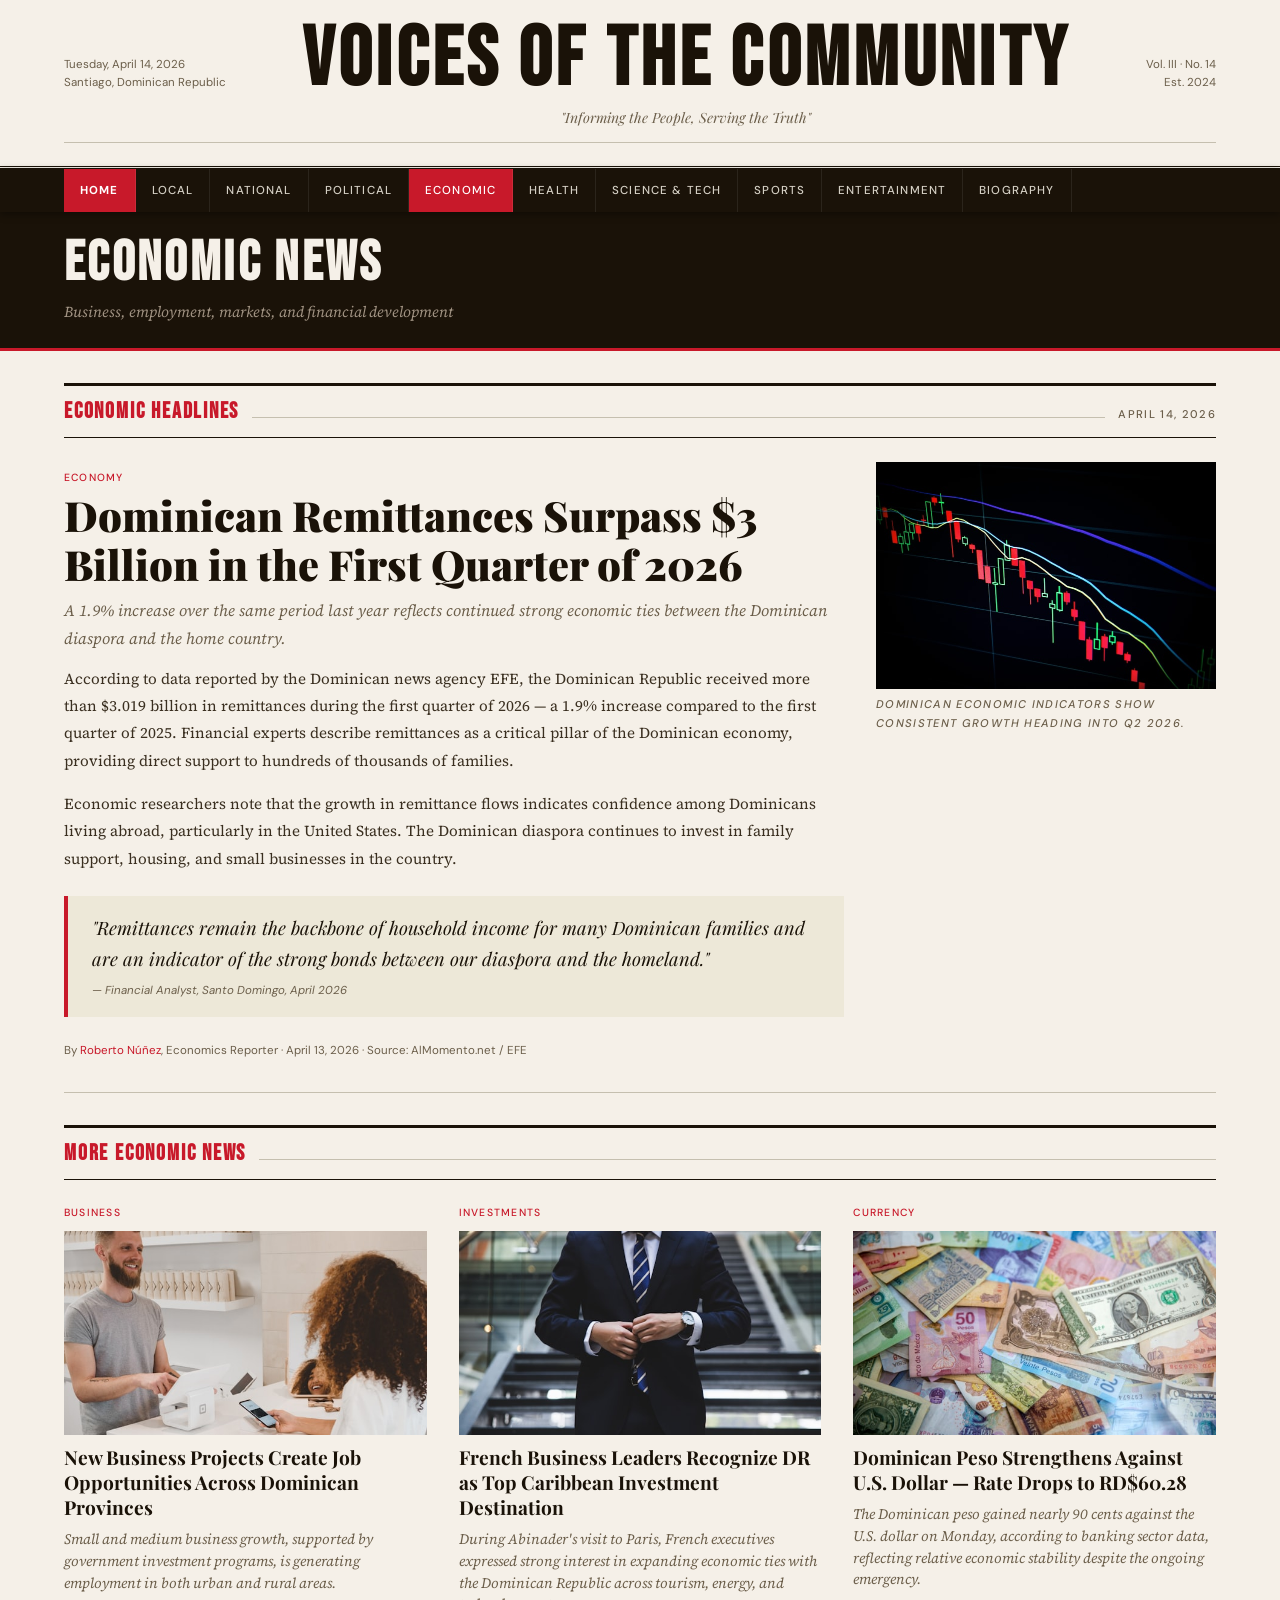
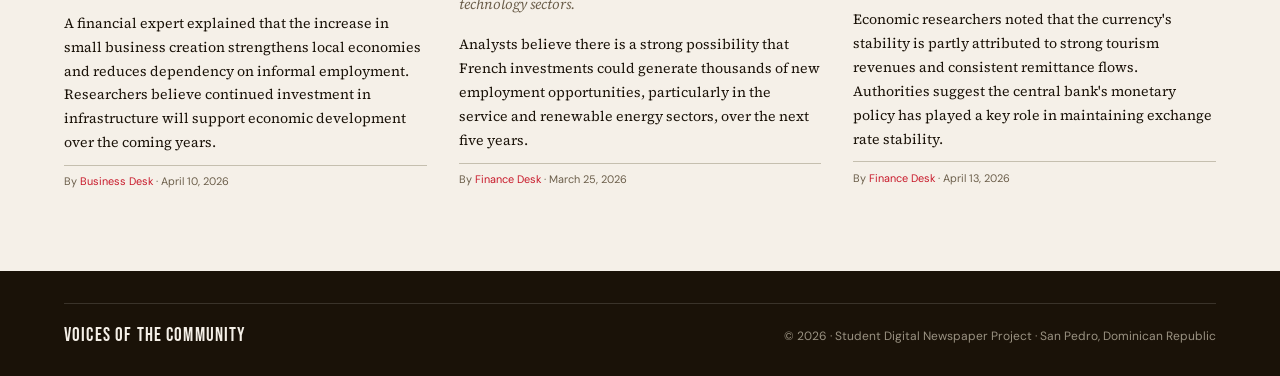
<file: economic.html>
<!DOCTYPE html>
<html lang="en">
<head>
  <meta charset="UTF-8">
  <meta name="viewport" content="width=device-width, initial-scale=1.0">
  <title>Economic News — Voices of the Community</title>
  <link rel="stylesheet" href="index.css">
</head>
<body>

  <header class="masthead">
    <div class="container">
      <div class="masthead-top">
        <div class="masthead-meta">Tuesday, April 14, 2026<br>Santiago, Dominican Republic</div>
        <div class="masthead-title">
          <h1>Voices of the Community</h1>
          <p class="tagline">"Informing the People, Serving the Truth"</p>
        </div>
        <div class="masthead-price">Vol. III · No. 14<br>Est. 2024</div>
      </div>
    </div>
  </header>

  <nav class="main-nav">
    <div class="container">
      <a href="index.html">Home</a>
      <a href="local.html">Local</a>
      <a href="national.html">National</a>
      <a href="political.html">Political</a>
      <a href="economic.html" class="active">Economic</a>
      <a href="health.html">Health</a>
      <a href="science.html">Science & Tech</a>
      <a href="sports.html">Sports</a>
      <a href="entertainment.html">Entertainment</a>
      <a href="biography.html">Biography</a>
    </div>
  </nav>

  <div class="page-hero">
    <div class="container">
      <h1>Economic News</h1>
      <p class="page-desc">Business, employment, markets, and financial development</p>
    </div>
  </div>

  <main style="padding:2rem 0;">
    <div class="container">

      <div class="section-header">
        <h2>Economic Headlines</h2>
        <div class="sh-rule"></div>
        <span class="label">April 14, 2026</span>
      </div>

      <div class="lead-story">
        <div>
          <span class="label-red">Economy</span>
          <h2>Dominican Remittances Surpass $3 Billion in the First Quarter of 2026</h2>
          <p class="lead-deck">A 1.9% increase over the same period last year reflects continued strong economic ties between the Dominican diaspora and the home country.</p>
          <p style="font-size:.95rem; line-height:1.8; color:#3a2f20; margin-bottom:1rem;">According to data reported by the Dominican news agency EFE, the Dominican Republic received more than $3.019 billion in remittances during the first quarter of 2026 — a 1.9% increase compared to the first quarter of 2025. Financial experts describe remittances as a critical pillar of the Dominican economy, providing direct support to hundreds of thousands of families.</p>
          <p style="font-size:.95rem; line-height:1.8; color:#3a2f20; margin-bottom:1rem;">Economic researchers note that the growth in remittance flows indicates confidence among Dominicans living abroad, particularly in the United States. The Dominican diaspora continues to invest in family support, housing, and small businesses in the country.</p>
          <div class="pullquote">
            <p>"Remittances remain the backbone of household income for many Dominican families and are an indicator of the strong bonds between our diaspora and the homeland."</p>
            <cite>— Financial Analyst, Santo Domingo, April 2026</cite>
          </div>
          <p class="byline" style="font-family:var(--font-label); font-size:.72rem; color:var(--muted);">By <span style="color:var(--accent);">Roberto Núñez</span>, Economics Reporter · April 13, 2026 · Source: AlMomento.net / EFE</p>
        </div>
        <div>
          <img src="img/photo-1611974789855-9c2a0a7236a3.jpg" alt="Economy charts" class="lead-img" onerror="this.style.display='none'">
          <p class="label" style="margin-top:.4rem; font-style:italic;">Dominican economic indicators show consistent growth heading into Q2 2026.</p>
        </div>
      </div>

      <div class="section-header" style="margin-top:2rem;">
        <h2>More Economic News</h2>
        <div class="sh-rule"></div>
      </div>

      <div class="grid-3">

        <div class="article-card">
          <span class="label-red">Business</span>
          <div class="img-wrap">
            <img src="img/eco2.jpg" alt="Business investment" onerror="this.style.display='none'">
          </div>
          <h3><a href="#">New Business Projects Create Job Opportunities Across Dominican Provinces</a></h3>
          <p class="deck">Small and medium business growth, supported by government investment programs, is generating employment in both urban and rural areas.</p>
          <p style="font-size:.88rem; line-height:1.7; margin-top:.5rem;">A financial expert explained that the increase in small business creation strengthens local economies and reduces dependency on informal employment. Researchers believe continued investment in infrastructure will support economic development over the coming years.</p>
          <p class="byline">By <span>Business Desk</span> · April 10, 2026</p>
        </div>

        <div class="article-card">
          <span class="label-red">Investments</span>
          <div class="img-wrap">
            <img src="img/eco3.jpg" alt="French investors" onerror="this.style.display='none'">
          </div>
          <h3><a href="#">French Business Leaders Recognize DR as Top Caribbean Investment Destination</a></h3>
          <p class="deck">During Abinader's visit to Paris, French executives expressed strong interest in expanding economic ties with the Dominican Republic across tourism, energy, and technology sectors.</p>
          <p style="font-size:.88rem; line-height:1.7; margin-top:.5rem;">Analysts believe there is a strong possibility that French investments could generate thousands of new employment opportunities, particularly in the service and renewable energy sectors, over the next five years.</p>
          <p class="byline">By <span>Finance Desk</span> · March 25, 2026</p>
        </div>

        <div class="article-card">
          <span class="label-red">Currency</span>
          <div class="img-wrap">
            <img src="img/eco4.jpg" alt="Currency exchange" onerror="this.style.display='none'">
          </div>
          <h3><a href="#">Dominican Peso Strengthens Against U.S. Dollar — Rate Drops to RD$60.28</a></h3>
          <p class="deck">The Dominican peso gained nearly 90 cents against the U.S. dollar on Monday, according to banking sector data, reflecting relative economic stability despite the ongoing emergency.</p>
          <p style="font-size:.88rem; line-height:1.7; margin-top:.5rem;">Economic researchers noted that the currency's stability is partly attributed to strong tourism revenues and consistent remittance flows. Authorities suggest the central bank's monetary policy has played a key role in maintaining exchange rate stability.</p>
          <p class="byline">By <span>Finance Desk</span> · April 13, 2026</p>
        </div>

      </div>

    </div>
  </main>

  <footer class="site-footer">
    <div class="container">
      <div class="footer-bottom">
        <span class="footer-logo">Voices of the Community</span>
        <span>© 2026 · Student Digital Newspaper Project · San Pedro, Dominican Republic</span>
      </div>
    </div>
  </footer>

</body>
</html>
</file>
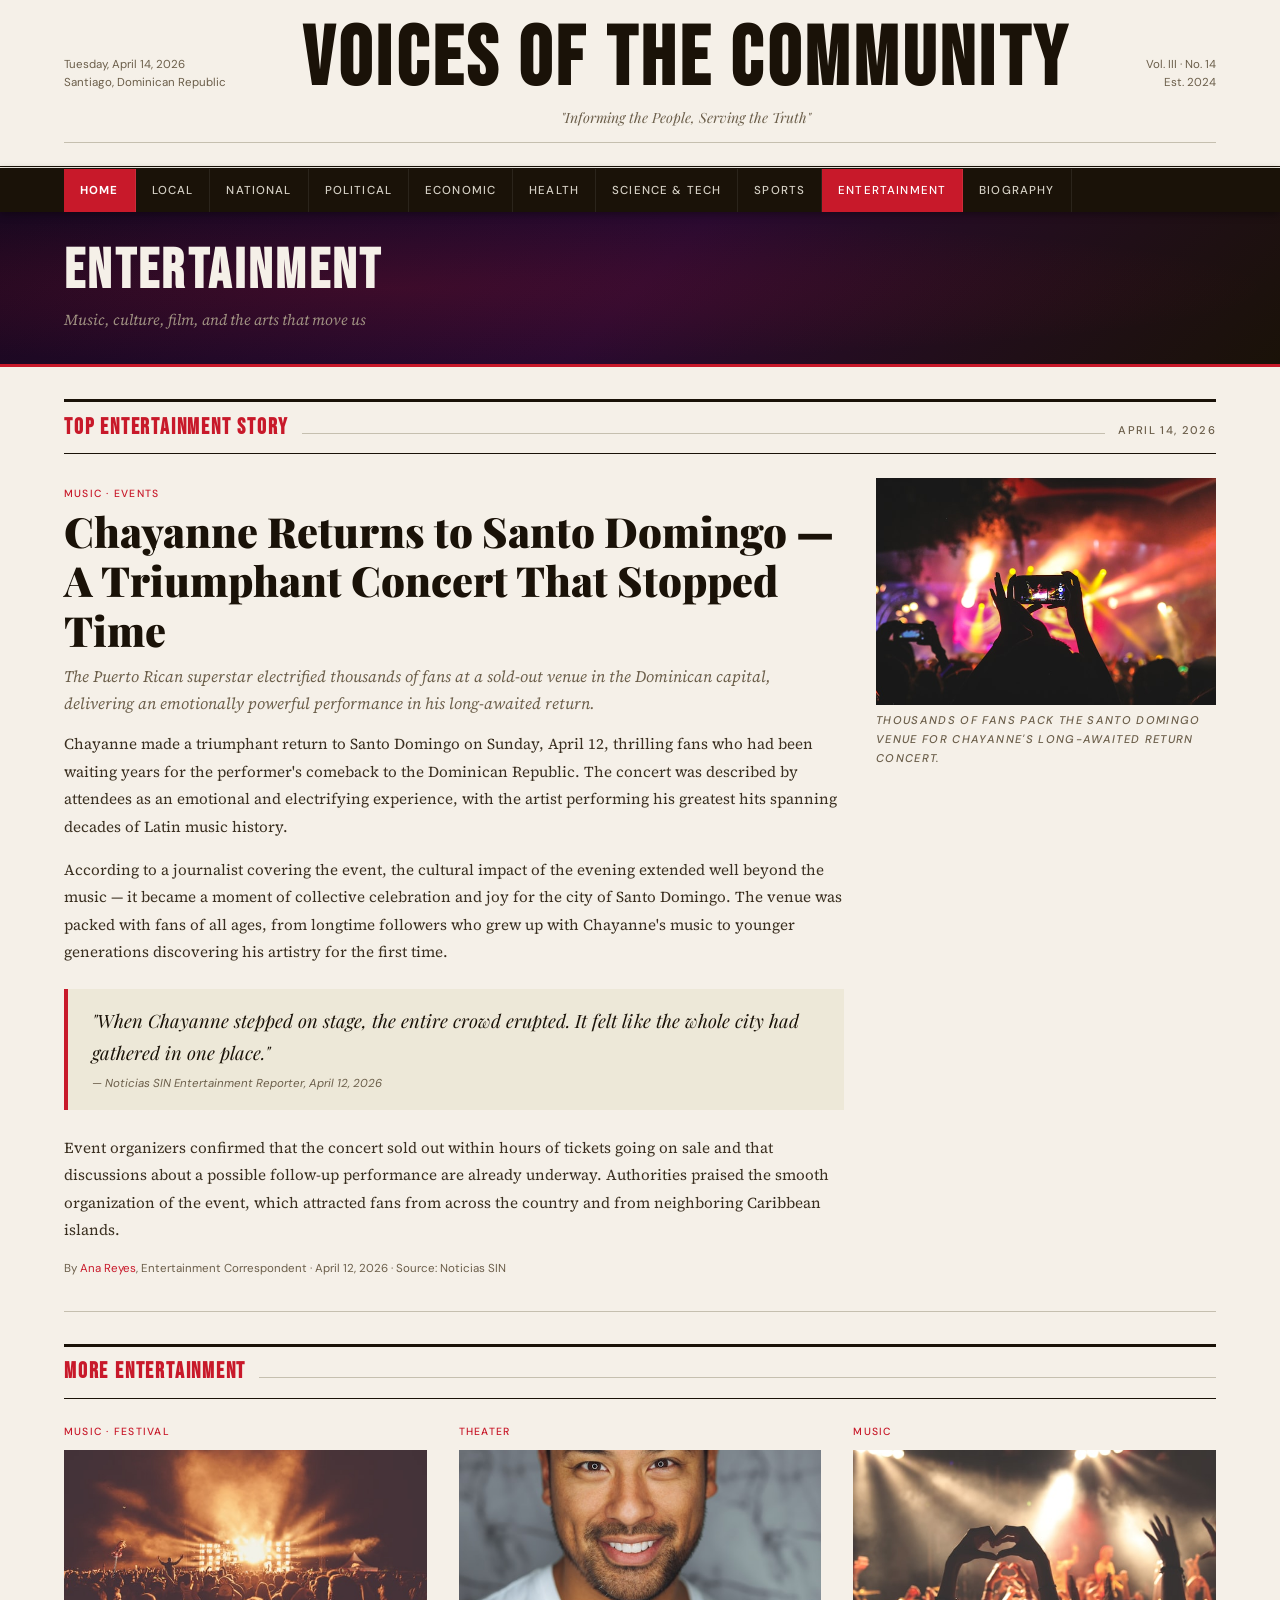
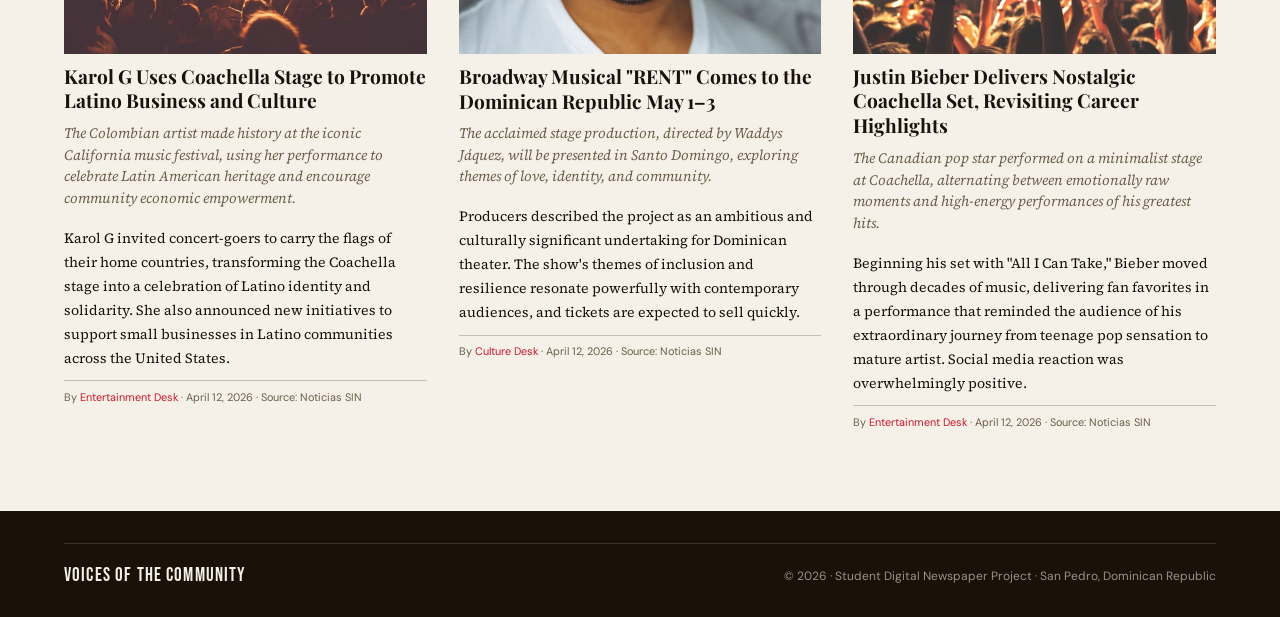
<file: entertainment.html>
<!DOCTYPE html>
<html lang="en">
<head>
  <meta charset="UTF-8">
  <meta name="viewport" content="width=device-width, initial-scale=1.0">
  <title>Entertainment — Voices of the Community</title>
  <link rel="stylesheet" href="index.css">
  <link rel="stylesheet" href="entertainment.css">
</head>
<body>

  <header class="masthead">
    <div class="container">
      <div class="masthead-top">
        <div class="masthead-meta">Tuesday, April 14, 2026<br>Santiago, Dominican Republic</div>
        <div class="masthead-title">
          <h1>Voices of the Community</h1>
          <p class="tagline">"Informing the People, Serving the Truth"</p>
        </div>
        <div class="masthead-price">Vol. III · No. 14<br>Est. 2024</div>
      </div>
    </div>
  </header>

  <nav class="main-nav">
    <div class="container">
      <a href="index.html">Home</a>
      <a href="local.html">Local</a>
      <a href="national.html">National</a>
      <a href="political.html">Political</a>
      <a href="economic.html">Economic</a>
      <a href="health.html">Health</a>
      <a href="science.html">Science & Tech</a>
      <a href="sports.html">Sports</a>
      <a href="entertainment.html" class="active">Entertainment</a>
      <a href="biography.html">Biography</a>
    </div>
  </nav>

  <div class="ent-hero">
    <div class="container">
      <h1>Entertainment</h1>
      <p class="page-desc">Music, culture, film, and the arts that move us</p>
    </div>
  </div>

  <main style="padding:2rem 0;">
    <div class="container">

      <div class="section-header">
        <h2>Top Entertainment Story</h2>
        <div class="sh-rule"></div>
        <span class="label">April 14, 2026</span>
      </div>

      <div class="lead-story">
        <div>
          <span class="label-red">Music · Events</span>
          <h2>Chayanne Returns to Santo Domingo — A Triumphant Concert That Stopped Time</h2>
          <p class="lead-deck">The Puerto Rican superstar electrified thousands of fans at a sold-out venue in the Dominican capital, delivering an emotionally powerful performance in his long-awaited return.</p>
          <p style="font-size:.95rem; line-height:1.8; color:#3a2f20; margin-bottom:1rem;">Chayanne made a triumphant return to Santo Domingo on Sunday, April 12, thrilling fans who had been waiting years for the performer's comeback to the Dominican Republic. The concert was described by attendees as an emotional and electrifying experience, with the artist performing his greatest hits spanning decades of Latin music history.</p>
          <p style="font-size:.95rem; line-height:1.8; color:#3a2f20; margin-bottom:1rem;">According to a journalist covering the event, the cultural impact of the evening extended well beyond the music — it became a moment of collective celebration and joy for the city of Santo Domingo. The venue was packed with fans of all ages, from longtime followers who grew up with Chayanne's music to younger generations discovering his artistry for the first time.</p>
          <div class="pullquote">
            <p>"When Chayanne stepped on stage, the entire crowd erupted. It felt like the whole city had gathered in one place."</p>
            <cite>— Noticias SIN Entertainment Reporter, April 12, 2026</cite>
          </div>
          <p style="font-size:.95rem; line-height:1.8; color:#3a2f20; margin-bottom:1rem;">Event organizers confirmed that the concert sold out within hours of tickets going on sale and that discussions about a possible follow-up performance are already underway. Authorities praised the smooth organization of the event, which attracted fans from across the country and from neighboring Caribbean islands.</p>
          <p class="byline" style="font-family:var(--font-label); font-size:.72rem; color:var(--muted);">By <span style="color:var(--accent);">Ana Reyes</span>, Entertainment Correspondent · April 12, 2026 · Source: Noticias SIN</p>
        </div>
        <div>
          <img src="img/ent1.jpg" alt="Concert in Santo Domingo" class="lead-img" onerror="this.style.display='none'">
          <p class="label" style="margin-top:.4rem; font-style:italic;">Thousands of fans pack the Santo Domingo venue for Chayanne's long-awaited return concert.</p>
        </div>
      </div>

      <div class="section-header" style="margin-top:2rem;">
        <h2>More Entertainment</h2>
        <div class="sh-rule"></div>
      </div>

      <div class="grid-3">

        <div class="article-card">
          <span class="label-red">Music · Festival</span>
          <div class="img-wrap">
            <img src="img/ent2.jpg" alt="Coachella festival" onerror="this.style.display='none'">
          </div>
          <h3><a href="#">Karol G Uses Coachella Stage to Promote Latino Business and Culture</a></h3>
          <p class="deck">The Colombian artist made history at the iconic California music festival, using her performance to celebrate Latin American heritage and encourage community economic empowerment.</p>
          <p style="font-size:.88rem; line-height:1.7; margin-top:.5rem;">Karol G invited concert-goers to carry the flags of their home countries, transforming the Coachella stage into a celebration of Latino identity and solidarity. She also announced new initiatives to support small businesses in Latino communities across the United States.</p>
          <p class="byline">By <span>Entertainment Desk</span> · April 12, 2026 · Source: Noticias SIN</p>
        </div>

        <div class="article-card">
          <span class="label-red">Theater</span>
          <div class="img-wrap">
            <img src="img/ent3.jpg" alt="Theater" onerror="this.style.display='none'">
          </div>
          <h3><a href="#">Broadway Musical "RENT" Comes to the Dominican Republic May 1–3</a></h3>
          <p class="deck">The acclaimed stage production, directed by Waddys Jáquez, will be presented in Santo Domingo, exploring themes of love, identity, and community.</p>
          <p style="font-size:.88rem; line-height:1.7; margin-top:.5rem;">Producers described the project as an ambitious and culturally significant undertaking for Dominican theater. The show's themes of inclusion and resilience resonate powerfully with contemporary audiences, and tickets are expected to sell quickly.</p>
          <p class="byline">By <span>Culture Desk</span> · April 12, 2026 · Source: Noticias SIN</p>
        </div>

        <div class="article-card">
          <span class="label-red">Music</span>
          <div class="img-wrap">
            <img src="img/ent4.jpg" alt="Justin Bieber concert" onerror="this.style.display='none'">
          </div>
          <h3><a href="#">Justin Bieber Delivers Nostalgic Coachella Set, Revisiting Career Highlights</a></h3>
          <p class="deck">The Canadian pop star performed on a minimalist stage at Coachella, alternating between emotionally raw moments and high-energy performances of his greatest hits.</p>
          <p style="font-size:.88rem; line-height:1.7; margin-top:.5rem;">Beginning his set with "All I Can Take," Bieber moved through decades of music, delivering fan favorites in a performance that reminded the audience of his extraordinary journey from teenage pop sensation to mature artist. Social media reaction was overwhelmingly positive.</p>
          <p class="byline">By <span>Entertainment Desk</span> · April 12, 2026 · Source: Noticias SIN</p>
        </div>

      </div>

    </div>
  </main>

  <footer class="site-footer">
    <div class="container">
      <div class="footer-bottom">
        <span class="footer-logo">Voices of the Community</span>
        <span>© 2026 · Student Digital Newspaper Project · San Pedro, Dominican Republic</span>
      </div>
    </div>
  </footer>

</body>
</html>
</file>
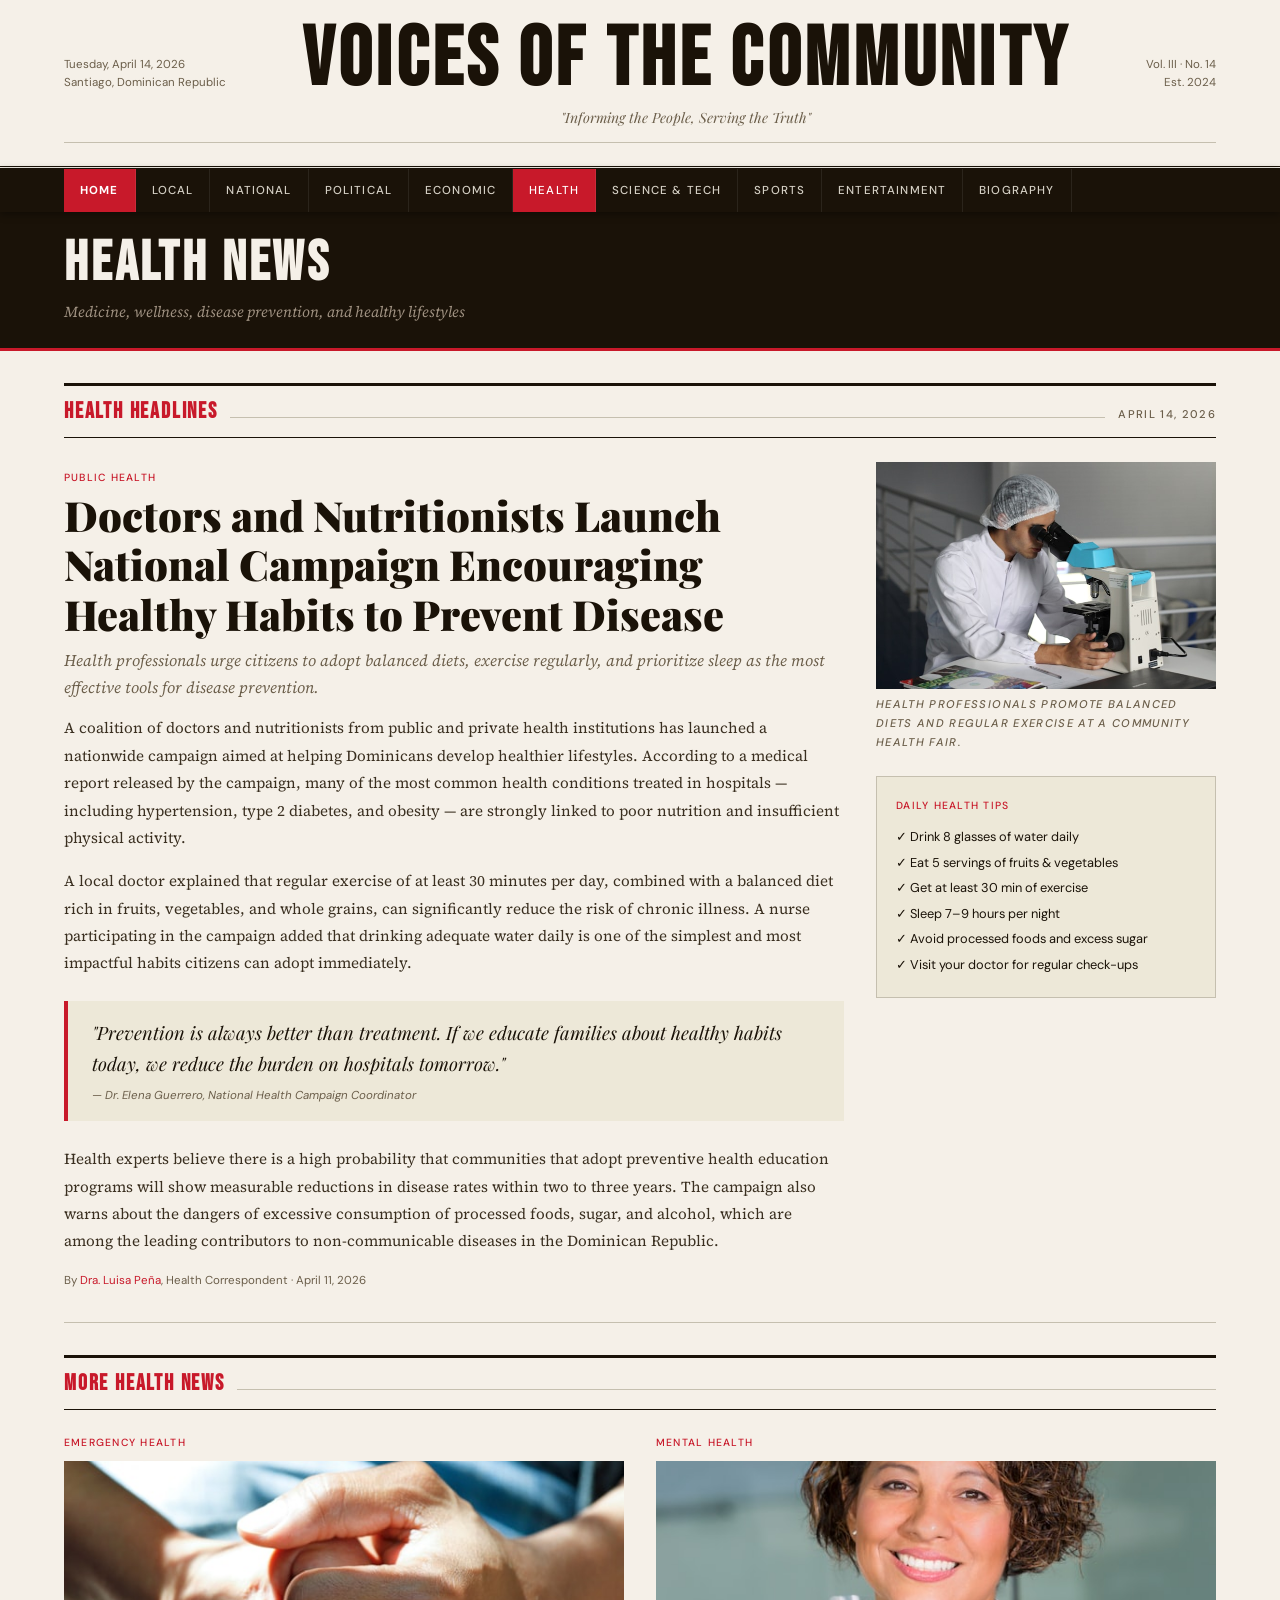
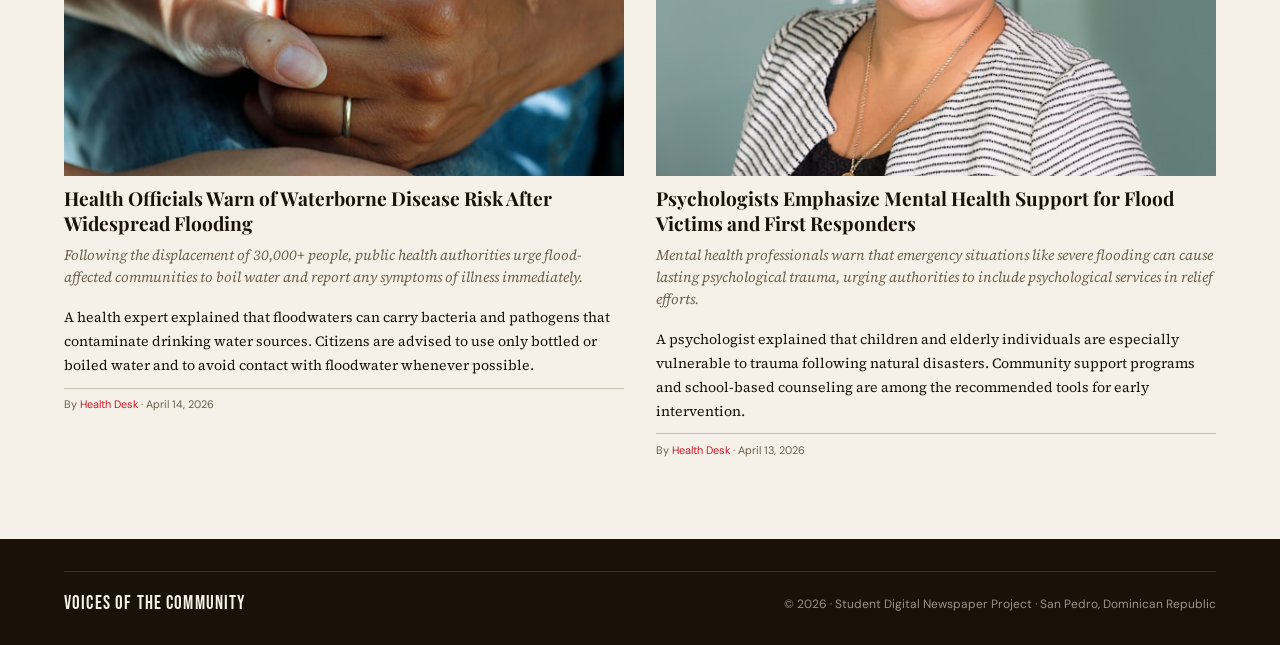
<file: health.html>
<!DOCTYPE html>
<html lang="en">
<head>
  <meta charset="UTF-8">
  <meta name="viewport" content="width=device-width, initial-scale=1.0">
  <title>Health News — Voices of the Community</title>
  <link rel="stylesheet" href="index.css">
</head>
<body>

  <header class="masthead">
    <div class="container">
      <div class="masthead-top">
        <div class="masthead-meta">Tuesday, April 14, 2026<br>Santiago, Dominican Republic</div>
        <div class="masthead-title">
          <h1>Voices of the Community</h1>
          <p class="tagline">"Informing the People, Serving the Truth"</p>
        </div>
        <div class="masthead-price">Vol. III · No. 14<br>Est. 2024</div>
      </div>
    </div>
  </header>

  <nav class="main-nav">
    <div class="container">
      <a href="index.html">Home</a>
      <a href="local.html">Local</a>
      <a href="national.html">National</a>
      <a href="political.html">Political</a>
      <a href="economic.html">Economic</a>
      <a href="health.html" class="active">Health</a>
      <a href="science.html">Science & Tech</a>
      <a href="sports.html">Sports</a>
      <a href="entertainment.html">Entertainment</a>
      <a href="biography.html">Biography</a>
    </div>
  </nav>

  <div class="page-hero">
    <div class="container">
      <h1>Health News</h1>
      <p class="page-desc">Medicine, wellness, disease prevention, and healthy lifestyles</p>
    </div>
  </div>

  <main style="padding:2rem 0;">
    <div class="container">

      <div class="section-header">
        <h2>Health Headlines</h2>
        <div class="sh-rule"></div>
        <span class="label">April 14, 2026</span>
      </div>

      <div class="lead-story">
        <div>
          <span class="label-red">Public Health</span>
          <h2>Doctors and Nutritionists Launch National Campaign Encouraging Healthy Habits to Prevent Disease</h2>
          <p class="lead-deck">Health professionals urge citizens to adopt balanced diets, exercise regularly, and prioritize sleep as the most effective tools for disease prevention.</p>
          <p style="font-size:.95rem; line-height:1.8; color:#3a2f20; margin-bottom:1rem;">A coalition of doctors and nutritionists from public and private health institutions has launched a nationwide campaign aimed at helping Dominicans develop healthier lifestyles. According to a medical report released by the campaign, many of the most common health conditions treated in hospitals — including hypertension, type 2 diabetes, and obesity — are strongly linked to poor nutrition and insufficient physical activity.</p>
          <p style="font-size:.95rem; line-height:1.8; color:#3a2f20; margin-bottom:1rem;">A local doctor explained that regular exercise of at least 30 minutes per day, combined with a balanced diet rich in fruits, vegetables, and whole grains, can significantly reduce the risk of chronic illness. A nurse participating in the campaign added that drinking adequate water daily is one of the simplest and most impactful habits citizens can adopt immediately.</p>
          <div class="pullquote">
            <p>"Prevention is always better than treatment. If we educate families about healthy habits today, we reduce the burden on hospitals tomorrow."</p>
            <cite>— Dr. Elena Guerrero, National Health Campaign Coordinator</cite>
          </div>
          <p style="font-size:.95rem; line-height:1.8; color:#3a2f20; margin-bottom:1rem;">Health experts believe there is a high probability that communities that adopt preventive health education programs will show measurable reductions in disease rates within two to three years. The campaign also warns about the dangers of excessive consumption of processed foods, sugar, and alcohol, which are among the leading contributors to non-communicable diseases in the Dominican Republic.</p>
          <p class="byline" style="font-family:var(--font-label); font-size:.72rem; color:var(--muted);">By <span style="color:var(--accent);">Dra. Luisa Peña</span>, Health Correspondent · April 11, 2026</p>
        </div>
        <div>
          <img src="img/hea1.jpg" alt="Healthy food and exercise" class="lead-img" onerror="this.style.display='none'">
          <p class="label" style="margin-top:.4rem; font-style:italic;">Health professionals promote balanced diets and regular exercise at a community health fair.</p>

          <!-- HEALTH TIPS BOX -->
          <div style="background:var(--cream); border:1px solid var(--light-rule); padding:1.2rem; margin-top:1.5rem;">
            <p class="label-red" style="margin-bottom:.6rem;">Daily Health Tips</p>
            <ul style="list-style:none; font-family:var(--font-label); font-size:.8rem; line-height:2;">
              <li>✓ Drink 8 glasses of water daily</li>
              <li>✓ Eat 5 servings of fruits &amp; vegetables</li>
              <li>✓ Get at least 30 min of exercise</li>
              <li>✓ Sleep 7–9 hours per night</li>
              <li>✓ Avoid processed foods and excess sugar</li>
              <li>✓ Visit your doctor for regular check-ups</li>
            </ul>
          </div>
        </div>
      </div>

      <div class="section-header" style="margin-top:2rem;">
        <h2>More Health News</h2>
        <div class="sh-rule"></div>
      </div>

      <div class="grid-2">

        <div class="article-card">
          <span class="label-red">Emergency Health</span>
          <div class="img-wrap">
            <img src="img/hea2.jpg" alt="Medical assistance" onerror="this.style.display='none'">
          </div>
          <h3><a href="#">Health Officials Warn of Waterborne Disease Risk After Widespread Flooding</a></h3>
          <p class="deck">Following the displacement of 30,000+ people, public health authorities urge flood-affected communities to boil water and report any symptoms of illness immediately.</p>
          <p style="font-size:.88rem; line-height:1.7; margin-top:.5rem;">A health expert explained that floodwaters can carry bacteria and pathogens that contaminate drinking water sources. Citizens are advised to use only bottled or boiled water and to avoid contact with floodwater whenever possible.</p>
          <p class="byline">By <span>Health Desk</span> · April 14, 2026</p>
        </div>

        <div class="article-card">
          <span class="label-red">Mental Health</span>
          <div class="img-wrap">
            <img src="img/hea3.jpg" alt="Psychologist session" onerror="this.style.display='none'">
          </div>
          <h3><a href="#">Psychologists Emphasize Mental Health Support for Flood Victims and First Responders</a></h3>
          <p class="deck">Mental health professionals warn that emergency situations like severe flooding can cause lasting psychological trauma, urging authorities to include psychological services in relief efforts.</p>
          <p style="font-size:.88rem; line-height:1.7; margin-top:.5rem;">A psychologist explained that children and elderly individuals are especially vulnerable to trauma following natural disasters. Community support programs and school-based counseling are among the recommended tools for early intervention.</p>
          <p class="byline">By <span>Health Desk</span> · April 13, 2026</p>
        </div>

      </div>

    </div>
  </main>

  <footer class="site-footer">
    <div class="container">
      <div class="footer-bottom">
        <span class="footer-logo">Voices of the Community</span>
        <span>© 2026 · Student Digital Newspaper Project · San Pedro, Dominican Republic</span>
      </div>
    </div>
  </footer>

</body>
</html>
</file>
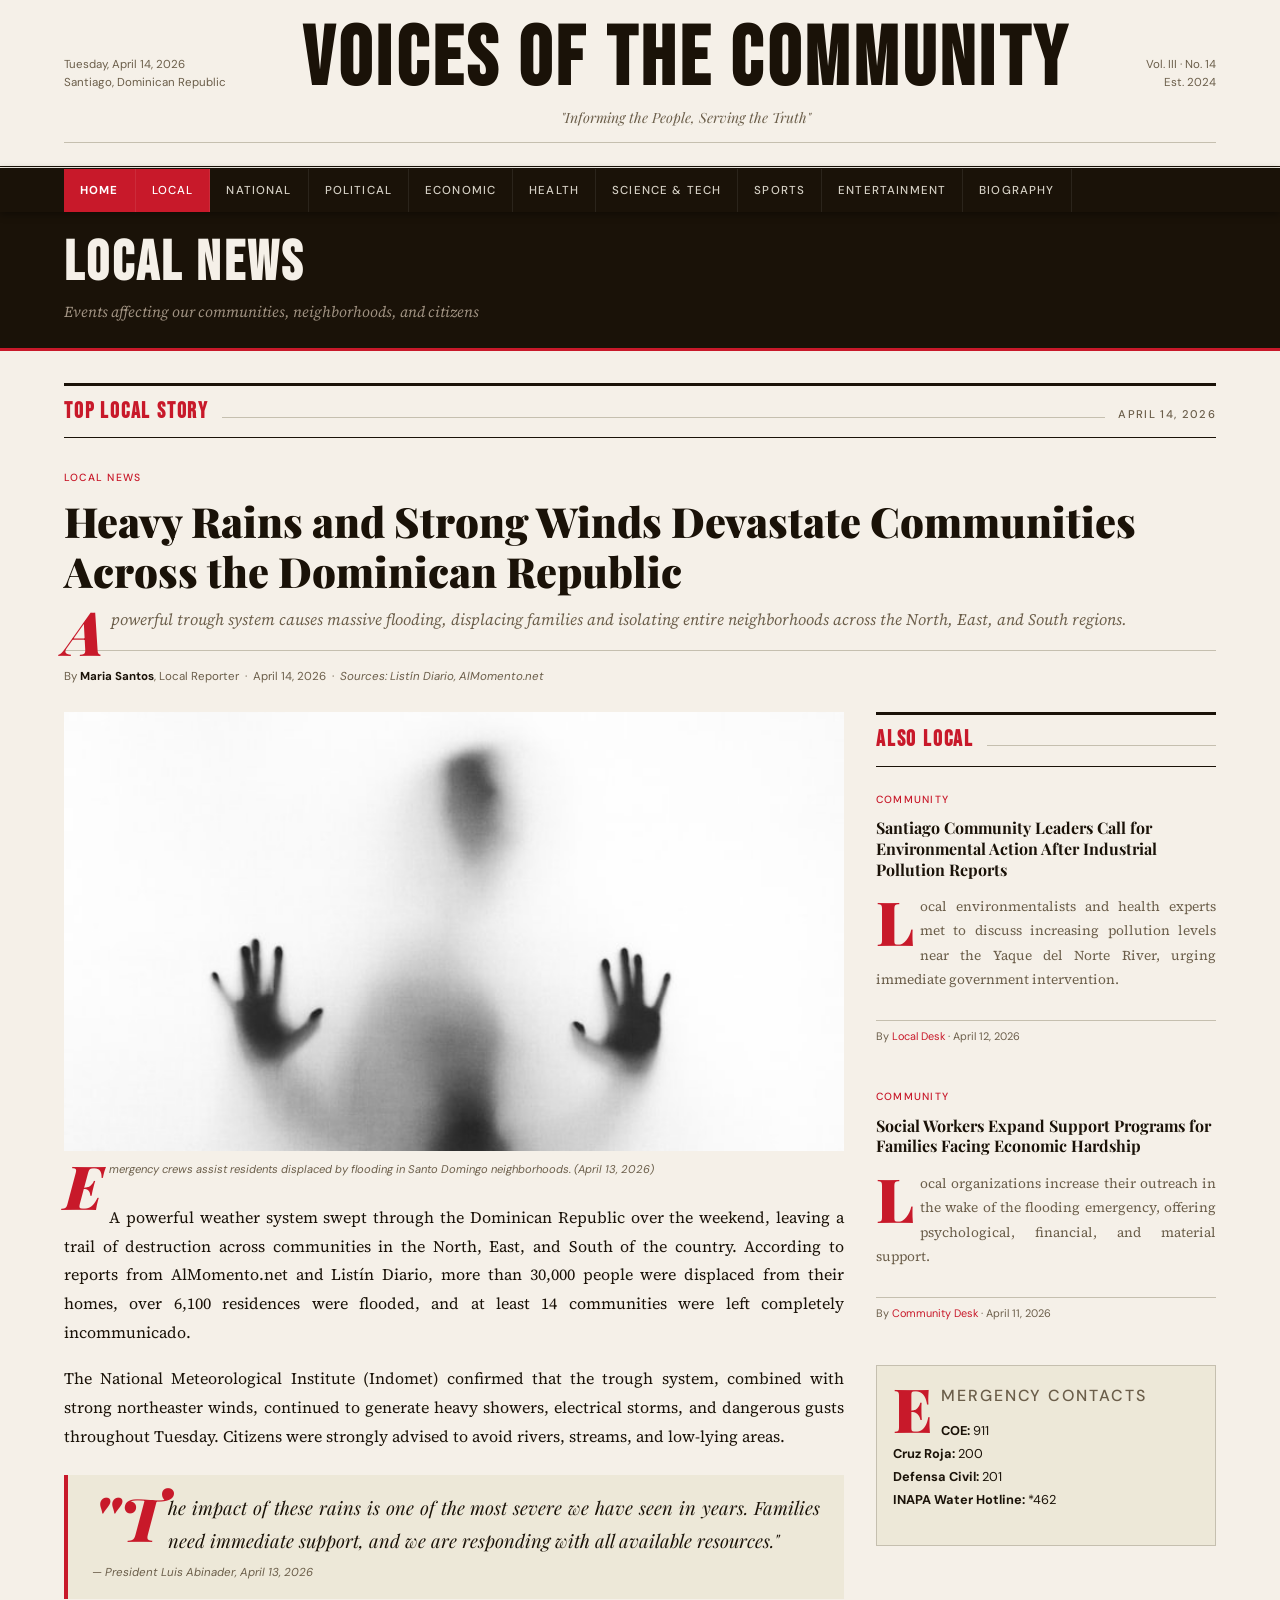
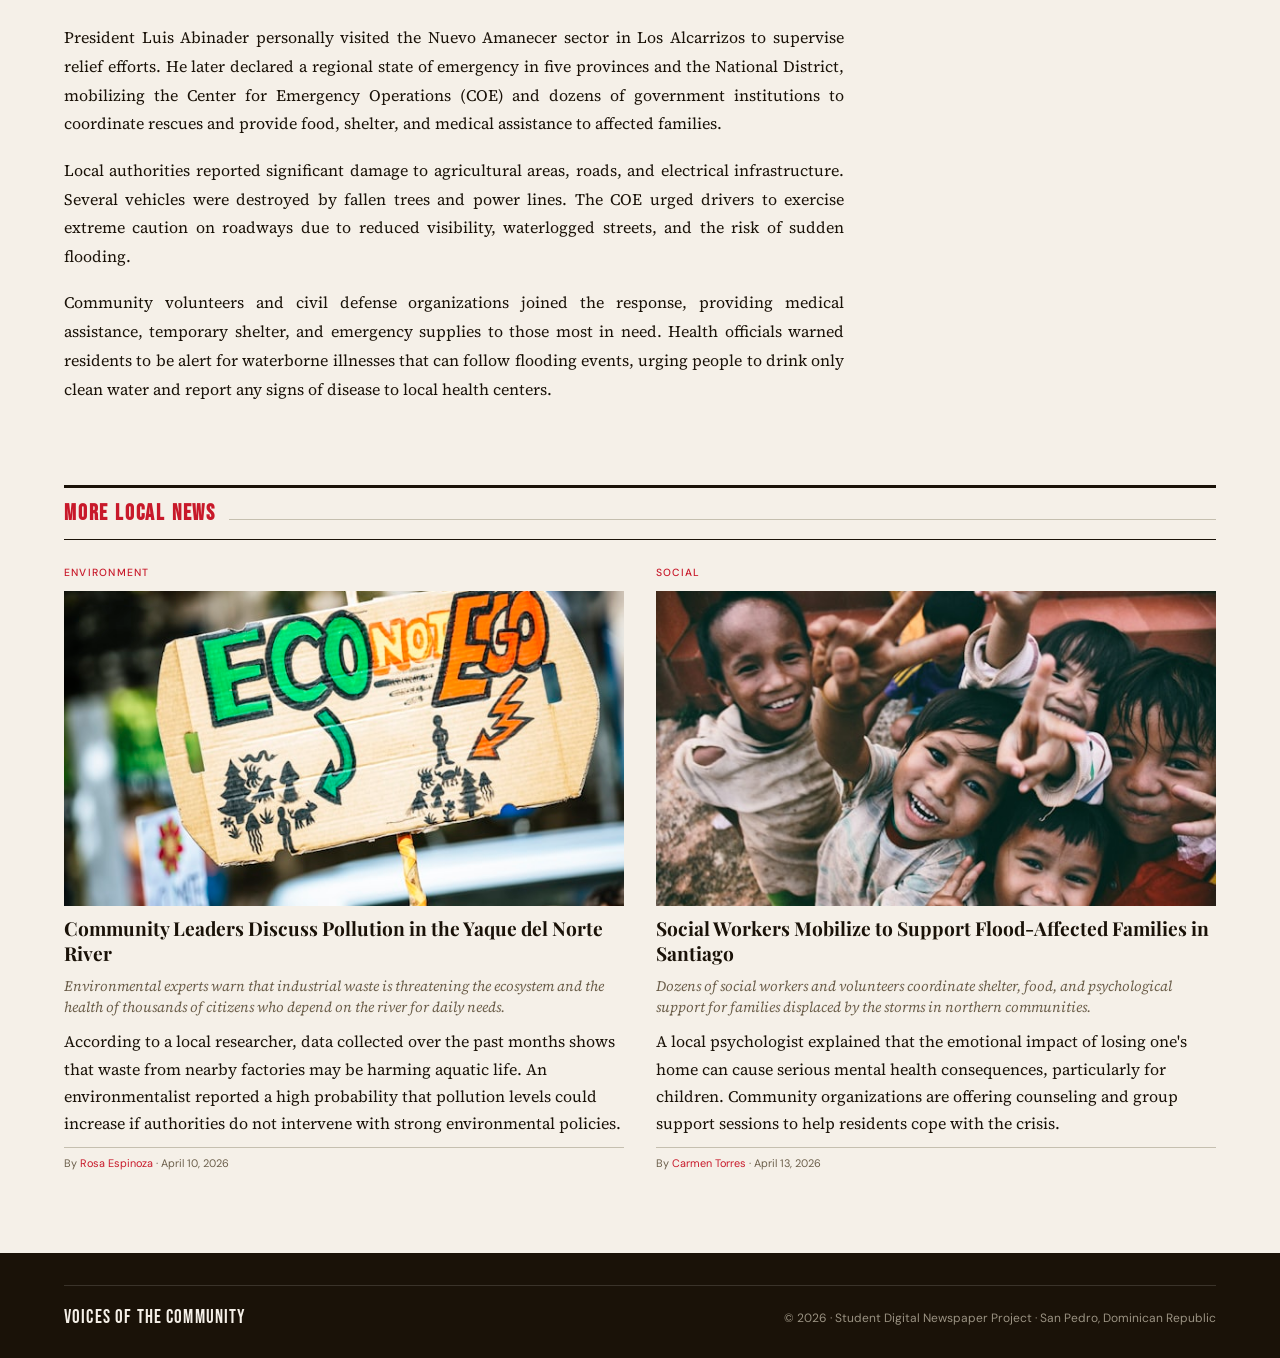
<file: local.html>
<!DOCTYPE html>
<html lang="en">
<head>
  <meta charset="UTF-8">
  <meta name="viewport" content="width=device-width, initial-scale=1.0">
  <title>Local News — Voices of the Community</title>
  <link rel="stylesheet" href="index.css">
</head>
<body>

  <header class="masthead">
    <div class="container">
      <div class="masthead-top">
        <div class="masthead-meta">Tuesday, April 14, 2026<br>Santiago, Dominican Republic</div>
        <div class="masthead-title">
          <h1>Voices of the Community</h1>
          <p class="tagline">"Informing the People, Serving the Truth"</p>
        </div>
        <div class="masthead-price">Vol. III · No. 14<br>Est. 2024</div>
      </div>
    </div>
  </header>

  <nav class="main-nav">
    <div class="container">
      <a href="index.html">Home</a>
      <a href="local.html" class="active">Local</a>
      <a href="national.html">National</a>
      <a href="political.html">Political</a>
      <a href="economic.html">Economic</a>
      <a href="health.html">Health</a>
      <a href="science.html">Science & Tech</a>
      <a href="sports.html">Sports</a>
      <a href="entertainment.html">Entertainment</a>
      <a href="biography.html">Biography</a>
    </div>
  </nav>

  <div class="page-hero">
    <div class="container">
      <h1>Local News</h1>
      <p class="page-desc">Events affecting our communities, neighborhoods, and citizens</p>
    </div>
  </div>

  <main style="padding: 2rem 0;">
    <div class="container">

      <!-- LEAD ARTICLE -->
      <div class="section-header">
        <h2>Top Local Story</h2>
        <div class="sh-rule"></div>
        <span class="label">April 14, 2026</span>
      </div>

      <article class="article-full" style="max-width:100%; padding:0 0 2rem;">
        <span class="label-red">Local News</span>
        <h2 class="article-headline" style="font-family:var(--font-headline); font-size:clamp(1.6rem,3.5vw,2.6rem); line-height:1.2; font-weight:900; margin:.4rem 0 .6rem;">Heavy Rains and Strong Winds Devastate Communities Across the Dominican Republic</h2>
        <p class="article-deck" style="font-style:italic; font-size:1rem; color:var(--muted); margin-bottom:1rem; border-bottom:1px solid var(--light-rule); padding-bottom:1rem;">A powerful trough system causes massive flooding, displacing families and isolating entire neighborhoods across the North, East, and South regions.</p>
        <p class="article-meta" style="font-family:var(--font-label); font-size:.72rem; color:var(--muted); margin-bottom:1.5rem;">By <b>Maria Santos</b>, Local Reporter &nbsp;·&nbsp; April 14, 2026 &nbsp;·&nbsp; <em>Sources: Listín Diario, AlMomento.net</em></p>

        <div style="display:grid; grid-template-columns:1fr 340px; gap:2rem; align-items:start;">
          <div>
            <img src="img/ind1.jpg" alt="Flooding" class="hero-image" style="width:100%; aspect-ratio:16/9; object-fit:cover; margin-bottom:.5rem;" onerror="this.style.display='none'">
            <p class="hero-caption" style="font-family:var(--font-label); font-size:.7rem; color:var(--muted); font-style:italic; margin-bottom:1.5rem;">Emergency crews assist residents displaced by flooding in Santo Domingo neighborhoods. (April 13, 2026)</p>

            <p>A powerful weather system swept through the Dominican Republic over the weekend, leaving a trail of destruction across communities in the North, East, and South of the country. According to reports from AlMomento.net and Listín Diario, more than 30,000 people were displaced from their homes, over 6,100 residences were flooded, and at least 14 communities were left completely incommunicado.</p>

            <p>The National Meteorological Institute (Indomet) confirmed that the trough system, combined with strong northeaster winds, continued to generate heavy showers, electrical storms, and dangerous gusts throughout Tuesday. Citizens were strongly advised to avoid rivers, streams, and low-lying areas.</p>

            <div class="pullquote">
              <p>"The impact of these rains is one of the most severe we have seen in years. Families need immediate support, and we are responding with all available resources."</p>
              <cite>— President Luis Abinader, April 13, 2026</cite>
            </div>

            <p>President Luis Abinader personally visited the Nuevo Amanecer sector in Los Alcarrizos to supervise relief efforts. He later declared a regional state of emergency in five provinces and the National District, mobilizing the Center for Emergency Operations (COE) and dozens of government institutions to coordinate rescues and provide food, shelter, and medical assistance to affected families.</p>

            <p>Local authorities reported significant damage to agricultural areas, roads, and electrical infrastructure. Several vehicles were destroyed by fallen trees and power lines. The COE urged drivers to exercise extreme caution on roadways due to reduced visibility, waterlogged streets, and the risk of sudden flooding.</p>

            <p>Community volunteers and civil defense organizations joined the response, providing medical assistance, temporary shelter, and emergency supplies to those most in need. Health officials warned residents to be alert for waterborne illnesses that can follow flooding events, urging people to drink only clean water and report any signs of disease to local health centers.</p>
          </div>
          <aside>
            <div class="section-header" style="margin-top:0;">
              <h2>Also Local</h2>
              <div class="sh-rule"></div>
            </div>

            <div class="article-card" style="margin-bottom:1.5rem;">
              <span class="label-red">Community</span>
              <h3 style="font-size:1rem;"><a href="#">Santiago Community Leaders Call for Environmental Action After Industrial Pollution Reports</a></h3>
              <p style="font-size:.85rem; color:var(--muted); margin-top:.3rem;">Local environmentalists and health experts met to discuss increasing pollution levels near the Yaque del Norte River, urging immediate government intervention.</p>
              <p class="byline">By <span>Local Desk</span> · April 12, 2026</p>
            </div>

            <div class="article-card" style="margin-bottom:1.5rem;">
              <span class="label-red">Community</span>
              <h3 style="font-size:1rem;"><a href="#">Social Workers Expand Support Programs for Families Facing Economic Hardship</a></h3>
              <p style="font-size:.85rem; color:var(--muted); margin-top:.3rem;">Local organizations increase their outreach in the wake of the flooding emergency, offering psychological, financial, and material support.</p>
              <p class="byline">By <span>Community Desk</span> · April 11, 2026</p>
            </div>

            <div style="background:var(--cream); padding:1rem; border:1px solid var(--light-rule);">
              <p class="label" style="margin-bottom:.5rem;">Emergency Contacts</p>
              <p style="font-family:var(--font-label); font-size:.8rem; line-height:1.8;"><b>COE:</b> 911<br><b>Cruz Roja:</b> 200<br><b>Defensa Civil:</b> 201<br><b>INAPA Water Hotline:</b> *462</p>
            </div>
          </aside>
        </div>
      </article>

      <!-- MORE LOCAL -->
      <div class="section-header" style="margin-top:2rem;">
        <h2>More Local News</h2>
        <div class="sh-rule"></div>
      </div>

      <div class="grid-2">
        <div class="article-card">
          <span class="label-red">Environment</span>
          <div class="img-wrap">
            <img src="img/loc1.jpg" alt="River pollution" onerror="this.style.display='none'">
          </div>
          <h3><a href="#">Community Leaders Discuss Pollution in the Yaque del Norte River</a></h3>
          <p class="deck">Environmental experts warn that industrial waste is threatening the ecosystem and the health of thousands of citizens who depend on the river for daily needs.</p>
          <p>According to a local researcher, data collected over the past months shows that waste from nearby factories may be harming aquatic life. An environmentalist reported a high probability that pollution levels could increase if authorities do not intervene with strong environmental policies.</p>
          <p class="byline">By <span>Rosa Espinoza</span> · April 10, 2026</p>
        </div>

        <div class="article-card">
          <span class="label-red">Social</span>
          <div class="img-wrap">
            <img src="img/loc2.jpg" alt="Social workers helping families" onerror="this.style.display='none'">
          </div>
          <h3><a href="#">Social Workers Mobilize to Support Flood-Affected Families in Santiago</a></h3>
          <p class="deck">Dozens of social workers and volunteers coordinate shelter, food, and psychological support for families displaced by the storms in northern communities.</p>
          <p>A local psychologist explained that the emotional impact of losing one's home can cause serious mental health consequences, particularly for children. Community organizations are offering counseling and group support sessions to help residents cope with the crisis.</p>
          <p class="byline">By <span>Carmen Torres</span> · April 13, 2026</p>
        </div>
      </div>

    </div>
  </main>

  <footer class="site-footer">
    <div class="container">
      <div class="footer-bottom">
        <span class="footer-logo">Voices of the Community</span>
        <span>© 2026 · Student Digital Newspaper Project · San Pedro, Dominican Republic</span>
      </div>
    </div>
  </footer>

</body>
</html>
</file>
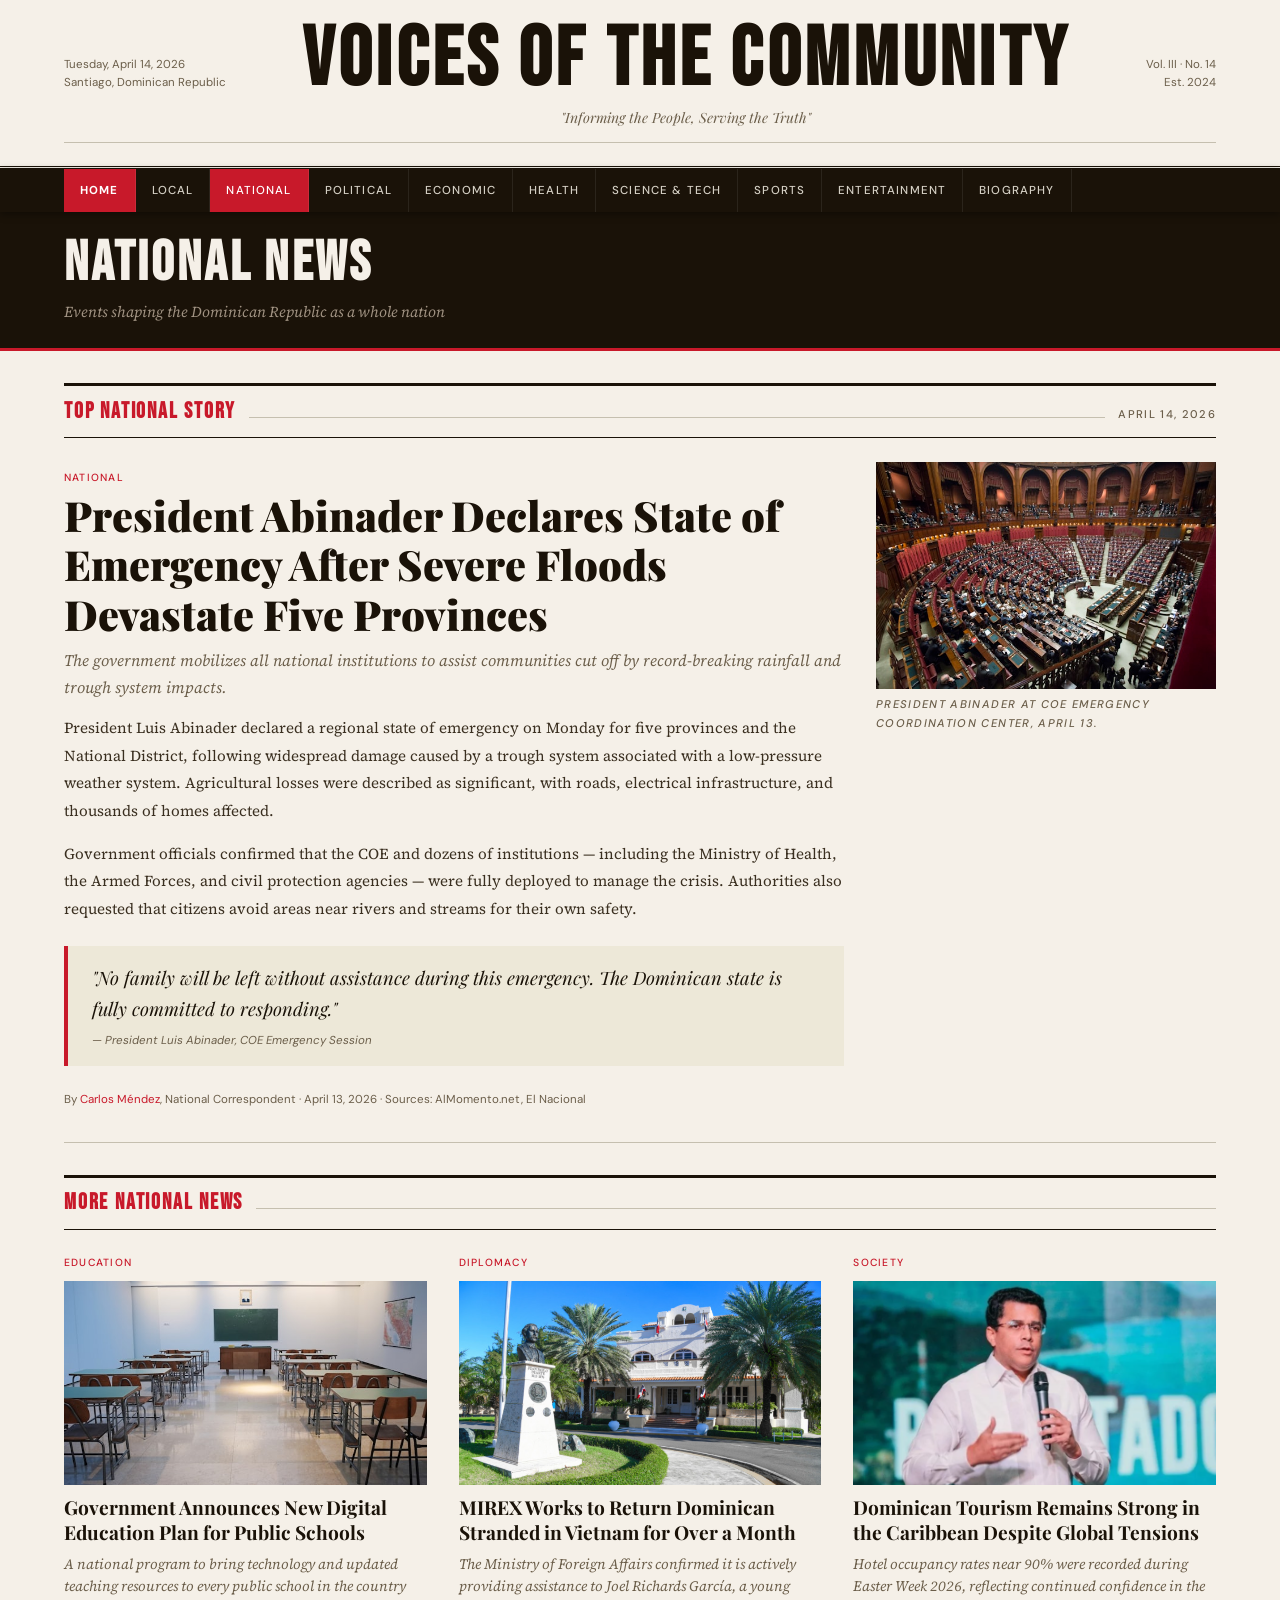
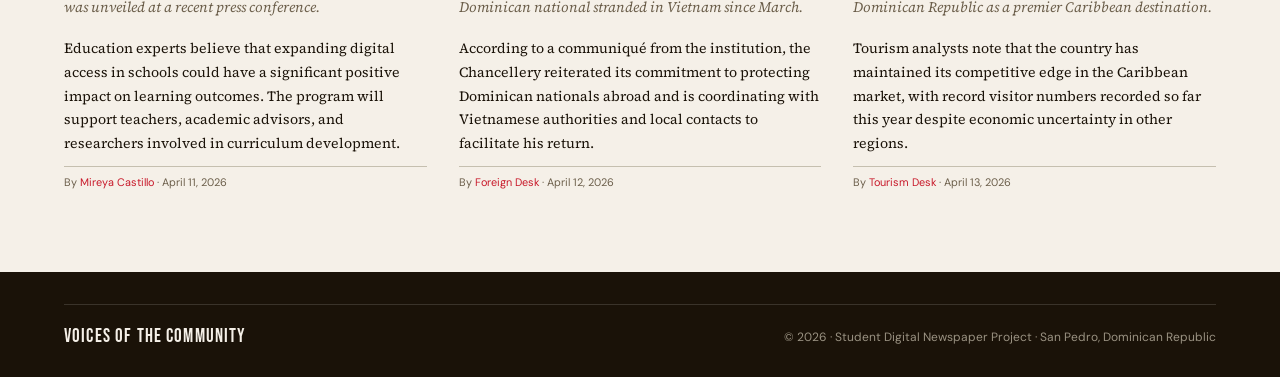
<file: national.html>
<!DOCTYPE html>
<html lang="en">
<head>
  <meta charset="UTF-8">
  <meta name="viewport" content="width=device-width, initial-scale=1.0">
  <title>National News — Voices of the Community</title>
  <link rel="stylesheet" href="index.css">
</head>
<body>

  <header class="masthead">
    <div class="container">
      <div class="masthead-top">
        <div class="masthead-meta">Tuesday, April 14, 2026<br>Santiago, Dominican Republic</div>
        <div class="masthead-title">
          <h1>Voices of the Community</h1>
          <p class="tagline">"Informing the People, Serving the Truth"</p>
        </div>
        <div class="masthead-price">Vol. III · No. 14<br>Est. 2024</div>
      </div>
    </div>
  </header>

  <nav class="main-nav">
    <div class="container">
      <a href="index.html">Home</a>
      <a href="local.html">Local</a>
      <a href="national.html" class="active">National</a>
      <a href="political.html">Political</a>
      <a href="economic.html">Economic</a>
      <a href="health.html">Health</a>
      <a href="science.html">Science & Tech</a>
      <a href="sports.html">Sports</a>
      <a href="entertainment.html">Entertainment</a>
      <a href="biography.html">Biography</a>
    </div>
  </nav>

  <div class="page-hero">
    <div class="container">
      <h1>National News</h1>
      <p class="page-desc">Events shaping the Dominican Republic as a whole nation</p>
    </div>
  </div>

  <main style="padding:2rem 0;">
    <div class="container">

      <div class="section-header">
        <h2>Top National Story</h2>
        <div class="sh-rule"></div>
        <span class="label">April 14, 2026</span>
      </div>

      <div class="lead-story">
        <div>
          <span class="label-red">National</span>
          <h2>President Abinader Declares State of Emergency After Severe Floods Devastate Five Provinces</h2>
          <p class="lead-deck">The government mobilizes all national institutions to assist communities cut off by record-breaking rainfall and trough system impacts.</p>
          <p style="font-size:.95rem; line-height:1.8; color:#3a2f20; margin-bottom:1rem;">President Luis Abinader declared a regional state of emergency on Monday for five provinces and the National District, following widespread damage caused by a trough system associated with a low-pressure weather system. Agricultural losses were described as significant, with roads, electrical infrastructure, and thousands of homes affected.</p>
          <p style="font-size:.95rem; line-height:1.8; color:#3a2f20; margin-bottom:1rem;">Government officials confirmed that the COE and dozens of institutions — including the Ministry of Health, the Armed Forces, and civil protection agencies — were fully deployed to manage the crisis. Authorities also requested that citizens avoid areas near rivers and streams for their own safety.</p>
          <div class="pullquote">
            <p>"No family will be left without assistance during this emergency. The Dominican state is fully committed to responding."</p>
            <cite>— President Luis Abinader, COE Emergency Session</cite>
          </div>
          <p class="byline" style="font-family:var(--font-label); font-size:.72rem; color:var(--muted);">By <span style="color:var(--accent);">Carlos Méndez</span>, National Correspondent · April 13, 2026 · Sources: AlMomento.net, El Nacional</p>
        </div>
        <div>
          <img src="img/ind2.jpg" alt="Government announcement" class="lead-img" onerror="this.style.display='none'">
          <p class="label" style="margin-top:.4rem; font-style:italic;">President Abinader at COE emergency coordination center, April 13.</p>
        </div>
      </div>

      <div class="section-header" style="margin-top:2rem;">
        <h2>More National News</h2>
        <div class="sh-rule"></div>
      </div>

      <div class="grid-3">

        <div class="article-card">
          <span class="label-red">Education</span>
          <div class="img-wrap">
            <img src="img/nat1.jpg" alt="Students in classroom" onerror="this.style.display='none'">
          </div>
          <h3><a href="#">Government Announces New Digital Education Plan for Public Schools</a></h3>
          <p class="deck">A national program to bring technology and updated teaching resources to every public school in the country was unveiled at a recent press conference.</p>
          <p style="font-size:.88rem; line-height:1.7; margin-top:.5rem;">Education experts believe that expanding digital access in schools could have a significant positive impact on learning outcomes. The program will support teachers, academic advisors, and researchers involved in curriculum development.</p>
          <p class="byline">By <span>Mireya Castillo</span> · April 11, 2026</p>
        </div>

        <div class="article-card">
          <span class="label-red">Diplomacy</span>
          <div class="img-wrap">
            <img src="img/nat2.png" alt="Dominican flag" onerror="this.style.display='none'">
          </div>
          <h3><a href="#">MIREX Works to Return Dominican Stranded in Vietnam for Over a Month</a></h3>
          <p class="deck">The Ministry of Foreign Affairs confirmed it is actively providing assistance to Joel Richards García, a young Dominican national stranded in Vietnam since March.</p>
          <p style="font-size:.88rem; line-height:1.7; margin-top:.5rem;">According to a communiqué from the institution, the Chancellery reiterated its commitment to protecting Dominican nationals abroad and is coordinating with Vietnamese authorities and local contacts to facilitate his return.</p>
          <p class="byline">By <span>Foreign Desk</span> · April 12, 2026</p>
        </div>

        <div class="article-card">
          <span class="label-red">Society</span>
          <div class="img-wrap">
            <img src="img/nat3.png" alt="Community" onerror="this.style.display='none'">
          </div>
          <h3><a href="#">Dominican Tourism Remains Strong in the Caribbean Despite Global Tensions</a></h3>
          <p class="deck">Hotel occupancy rates near 90% were recorded during Easter Week 2026, reflecting continued confidence in the Dominican Republic as a premier Caribbean destination.</p>
          <p style="font-size:.88rem; line-height:1.7; margin-top:.5rem;">Tourism analysts note that the country has maintained its competitive edge in the Caribbean market, with record visitor numbers recorded so far this year despite economic uncertainty in other regions.</p>
          <p class="byline">By <span>Tourism Desk</span> · April 13, 2026</p>
        </div>

      </div>

    </div>
  </main>

  <footer class="site-footer">
    <div class="container">
      <div class="footer-bottom">
        <span class="footer-logo">Voices of the Community</span>
        <span>© 2026 · Student Digital Newspaper Project · San Pedro, Dominican Republic</span>
      </div>
    </div>
  </footer>

</body>
</html>
</file>
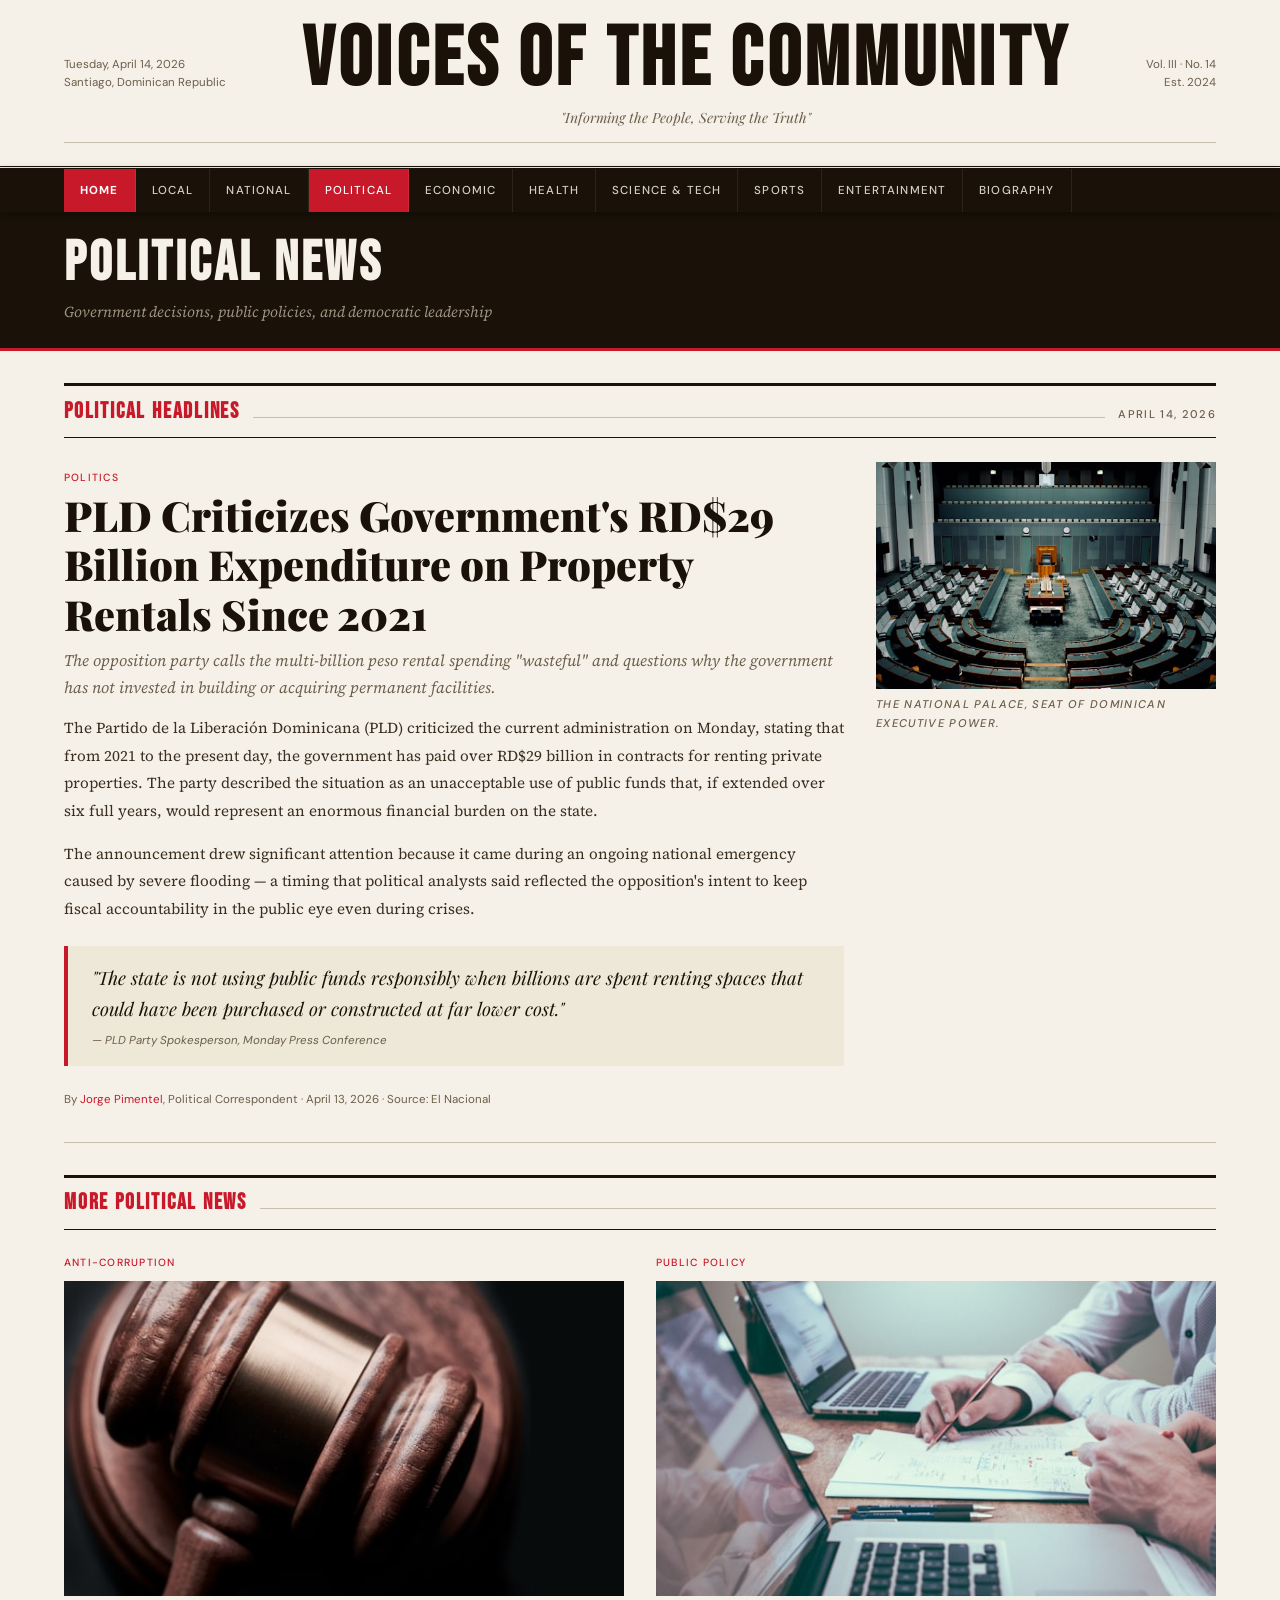
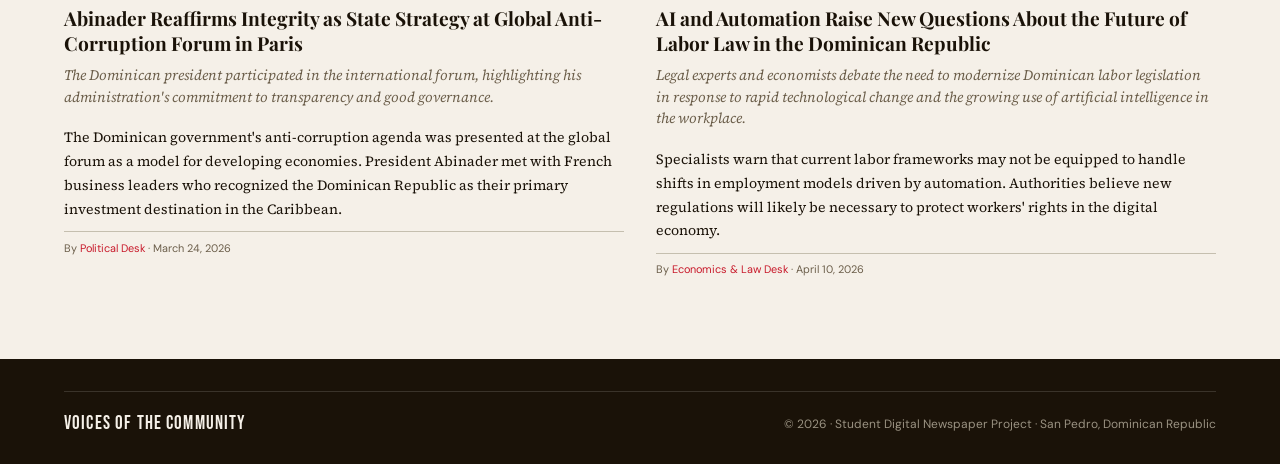
<file: political.html>
<!DOCTYPE html>
<html lang="en">
<head>
  <meta charset="UTF-8">
  <meta name="viewport" content="width=device-width, initial-scale=1.0">
  <title>Political News — Voices of the Community</title>
  <link rel="stylesheet" href="index.css">
</head>
<body>

  <header class="masthead">
    <div class="container">
      <div class="masthead-top">
        <div class="masthead-meta">Tuesday, April 14, 2026<br>Santiago, Dominican Republic</div>
        <div class="masthead-title">
          <h1>Voices of the Community</h1>
          <p class="tagline">"Informing the People, Serving the Truth"</p>
        </div>
        <div class="masthead-price">Vol. III · No. 14<br>Est. 2024</div>
      </div>
    </div>
  </header>

  <nav class="main-nav">
    <div class="container">
      <a href="index.html">Home</a>
      <a href="local.html">Local</a>
      <a href="national.html">National</a>
      <a href="political.html" class="active">Political</a>
      <a href="economic.html">Economic</a>
      <a href="health.html">Health</a>
      <a href="science.html">Science & Tech</a>
      <a href="sports.html">Sports</a>
      <a href="entertainment.html">Entertainment</a>
      <a href="biography.html">Biography</a>
    </div>
  </nav>

  <div class="page-hero">
    <div class="container">
      <h1>Political News</h1>
      <p class="page-desc">Government decisions, public policies, and democratic leadership</p>
    </div>
  </div>

  <main style="padding:2rem 0;">
    <div class="container">

      <div class="section-header">
        <h2>Political Headlines</h2>
        <div class="sh-rule"></div>
        <span class="label">April 14, 2026</span>
      </div>

      <div class="lead-story">
        <div>
          <span class="label-red">Politics</span>
          <h2>PLD Criticizes Government's RD$29 Billion Expenditure on Property Rentals Since 2021</h2>
          <p class="lead-deck">The opposition party calls the multi-billion peso rental spending "wasteful" and questions why the government has not invested in building or acquiring permanent facilities.</p>
          <p style="font-size:.95rem; line-height:1.8; color:#3a2f20; margin-bottom:1rem;">The Partido de la Liberación Dominicana (PLD) criticized the current administration on Monday, stating that from 2021 to the present day, the government has paid over RD$29 billion in contracts for renting private properties. The party described the situation as an unacceptable use of public funds that, if extended over six full years, would represent an enormous financial burden on the state.</p>
          <p style="font-size:.95rem; line-height:1.8; color:#3a2f20; margin-bottom:1rem;">The announcement drew significant attention because it came during an ongoing national emergency caused by severe flooding — a timing that political analysts said reflected the opposition's intent to keep fiscal accountability in the public eye even during crises.</p>
          <div class="pullquote">
            <p>"The state is not using public funds responsibly when billions are spent renting spaces that could have been purchased or constructed at far lower cost."</p>
            <cite>— PLD Party Spokesperson, Monday Press Conference</cite>
          </div>
          <p class="byline" style="font-family:var(--font-label); font-size:.72rem; color:var(--muted);">By <span style="color:var(--accent);">Jorge Pimentel</span>, Political Correspondent · April 13, 2026 · Source: El Nacional</p>
        </div>
        <div>
          <img src="img/poli1.jpg" alt="Political building Dominican Republic" class="lead-img" onerror="this.style.display='none'">
          <p class="label" style="margin-top:.4rem; font-style:italic;">The National Palace, seat of Dominican executive power.</p>
        </div>
      </div>

      <div class="section-header" style="margin-top:2rem;">
        <h2>More Political News</h2>
        <div class="sh-rule"></div>
      </div>

      <div class="grid-2">

        <div class="article-card">
          <span class="label-red">Anti-Corruption</span>
          <div class="img-wrap">
            <img src="img/poli2.jpg" alt="Forum anticorrupcion" onerror="this.style.display='none'">
          </div>
          <h3><a href="#">Abinader Reaffirms Integrity as State Strategy at Global Anti-Corruption Forum in Paris</a></h3>
          <p class="deck">The Dominican president participated in the international forum, highlighting his administration's commitment to transparency and good governance.</p>
          <p style="font-size:.88rem; line-height:1.7; margin-top:.5rem;">The Dominican government's anti-corruption agenda was presented at the global forum as a model for developing economies. President Abinader met with French business leaders who recognized the Dominican Republic as their primary investment destination in the Caribbean.</p>
          <p class="byline">By <span>Political Desk</span> · March 24, 2026</p>
        </div>

        <div class="article-card">
          <span class="label-red">Public Policy</span>
          <div class="img-wrap">
            <img src="img/poli3.jpg" alt="Policy analysis" onerror="this.style.display='none'">
          </div>
          <h3><a href="#">AI and Automation Raise New Questions About the Future of Labor Law in the Dominican Republic</a></h3>
          <p class="deck">Legal experts and economists debate the need to modernize Dominican labor legislation in response to rapid technological change and the growing use of artificial intelligence in the workplace.</p>
          <p style="font-size:.88rem; line-height:1.7; margin-top:.5rem;">Specialists warn that current labor frameworks may not be equipped to handle shifts in employment models driven by automation. Authorities believe new regulations will likely be necessary to protect workers' rights in the digital economy.</p>
          <p class="byline">By <span>Economics & Law Desk</span> · April 10, 2026</p>
        </div>

      </div>

    </div>
  </main>

  <footer class="site-footer">
    <div class="container">
      <div class="footer-bottom">
        <span class="footer-logo">Voices of the Community</span>
        <span>© 2026 · Student Digital Newspaper Project · San Pedro, Dominican Republic</span>
      </div>
    </div>
  </footer>

</body>
</html>
</file>
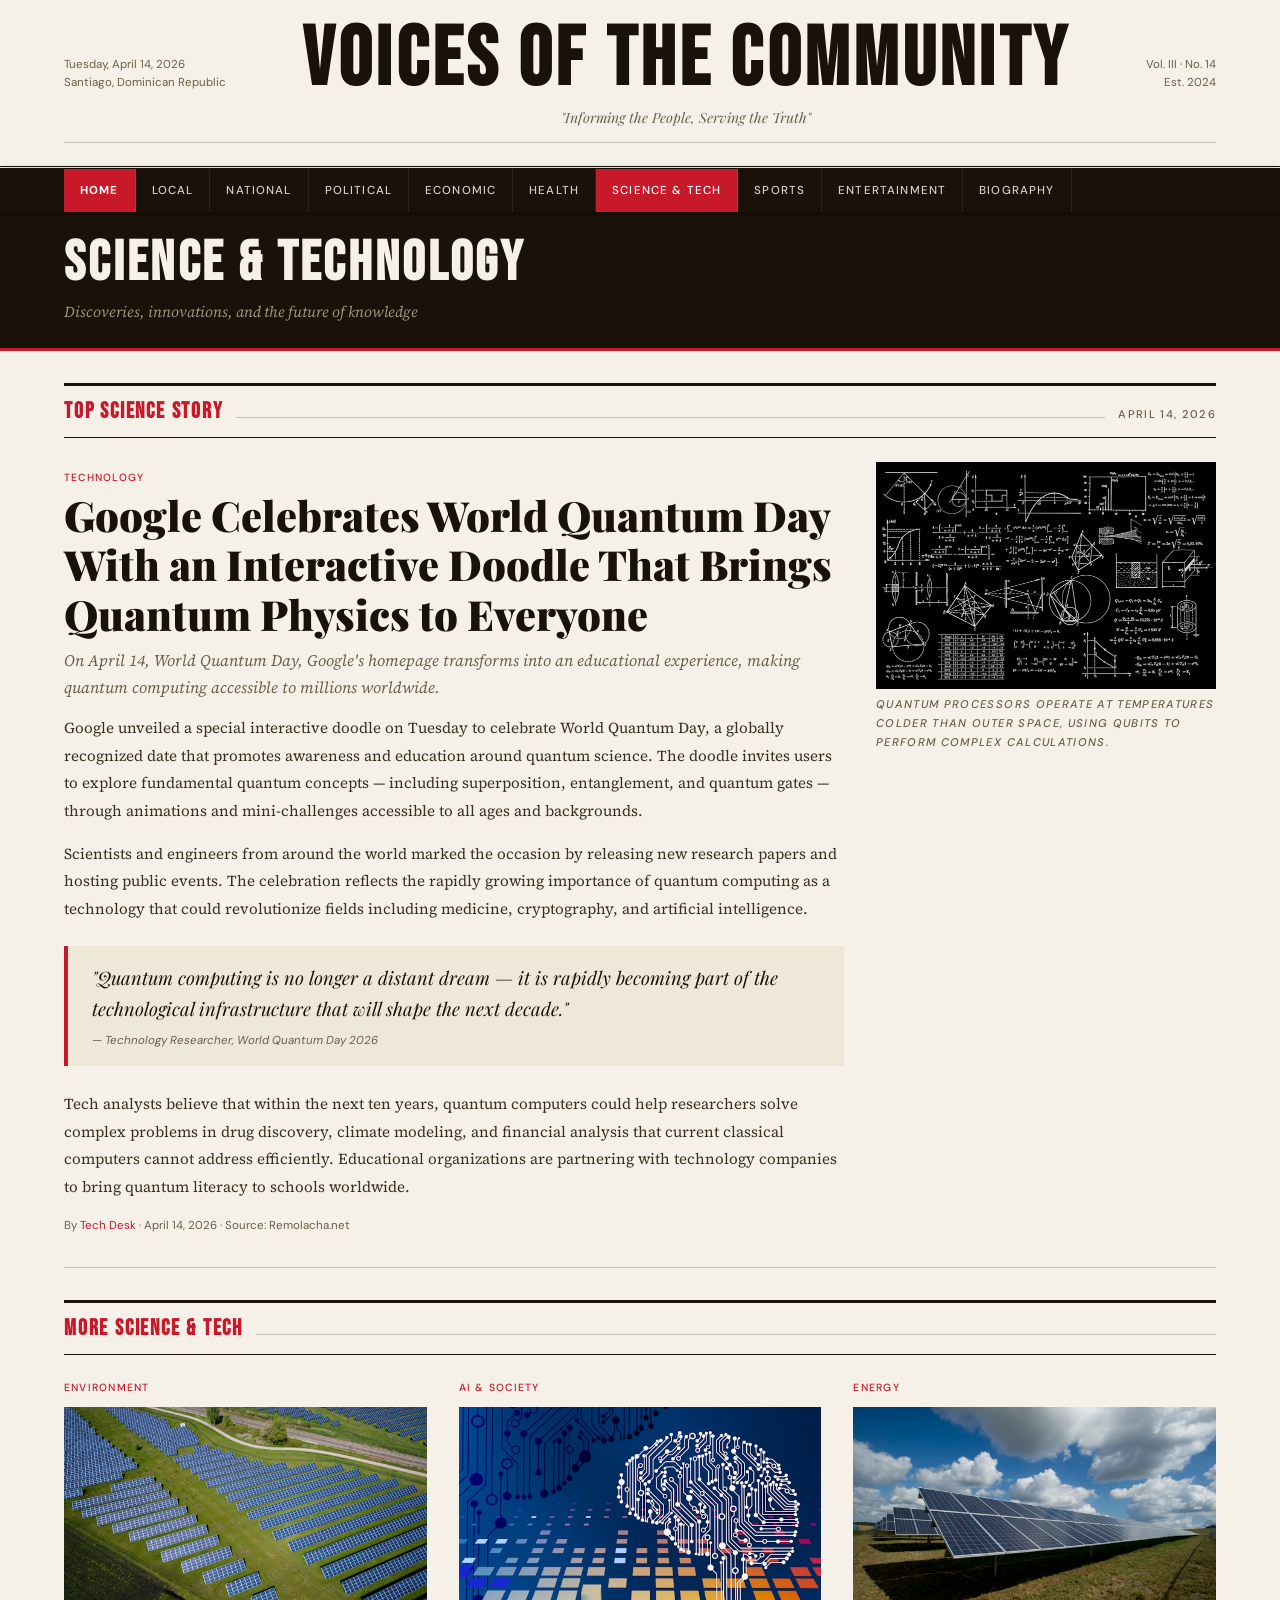
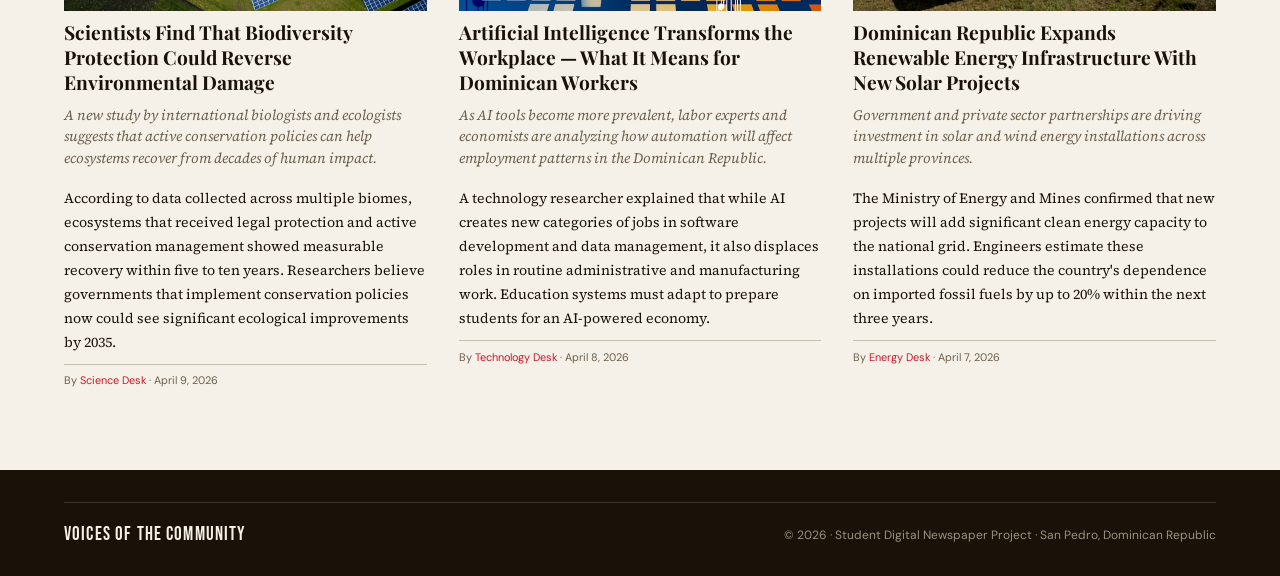
<file: science.html>
<!DOCTYPE html>
<html lang="en">
<head>
  <meta charset="UTF-8">
  <meta name="viewport" content="width=device-width, initial-scale=1.0">
  <title>Science & Technology — Voices of the Community</title>
  <link rel="stylesheet" href="index.css">
</head>
<body>

  <header class="masthead">
    <div class="container">
      <div class="masthead-top">
        <div class="masthead-meta">Tuesday, April 14, 2026<br>Santiago, Dominican Republic</div>
        <div class="masthead-title">
          <h1>Voices of the Community</h1>
          <p class="tagline">"Informing the People, Serving the Truth"</p>
        </div>
        <div class="masthead-price">Vol. III · No. 14<br>Est. 2024</div>
      </div>
    </div>
  </header>

  <nav class="main-nav">
    <div class="container">
      <a href="index.html">Home</a>
      <a href="local.html">Local</a>
      <a href="national.html">National</a>
      <a href="political.html">Political</a>
      <a href="economic.html">Economic</a>
      <a href="health.html">Health</a>
      <a href="science.html" class="active">Science & Tech</a>
      <a href="sports.html">Sports</a>
      <a href="entertainment.html">Entertainment</a>
      <a href="biography.html">Biography</a>
    </div>
  </nav>

  <div class="page-hero">
    <div class="container">
      <h1>Science &amp; Technology</h1>
      <p class="page-desc">Discoveries, innovations, and the future of knowledge</p>
    </div>
  </div>

  <main style="padding:2rem 0;">
    <div class="container">

      <div class="section-header">
        <h2>Top Science Story</h2>
        <div class="sh-rule"></div>
        <span class="label">April 14, 2026</span>
      </div>

      <div class="lead-story">
        <div>
          <span class="label-red">Technology</span>
          <h2>Google Celebrates World Quantum Day With an Interactive Doodle That Brings Quantum Physics to Everyone</h2>
          <p class="lead-deck">On April 14, World Quantum Day, Google's homepage transforms into an educational experience, making quantum computing accessible to millions worldwide.</p>
          <p style="font-size:.95rem; line-height:1.8; color:#3a2f20; margin-bottom:1rem;">Google unveiled a special interactive doodle on Tuesday to celebrate World Quantum Day, a globally recognized date that promotes awareness and education around quantum science. The doodle invites users to explore fundamental quantum concepts — including superposition, entanglement, and quantum gates — through animations and mini-challenges accessible to all ages and backgrounds.</p>
          <p style="font-size:.95rem; line-height:1.8; color:#3a2f20; margin-bottom:1rem;">Scientists and engineers from around the world marked the occasion by releasing new research papers and hosting public events. The celebration reflects the rapidly growing importance of quantum computing as a technology that could revolutionize fields including medicine, cryptography, and artificial intelligence.</p>
          <div class="pullquote">
            <p>"Quantum computing is no longer a distant dream — it is rapidly becoming part of the technological infrastructure that will shape the next decade."</p>
            <cite>— Technology Researcher, World Quantum Day 2026</cite>
          </div>
          <p style="font-size:.95rem; line-height:1.8; color:#3a2f20; margin-bottom:1rem;">Tech analysts believe that within the next ten years, quantum computers could help researchers solve complex problems in drug discovery, climate modeling, and financial analysis that current classical computers cannot address efficiently. Educational organizations are partnering with technology companies to bring quantum literacy to schools worldwide.</p>
          <p class="byline" style="font-family:var(--font-label); font-size:.72rem; color:var(--muted);">By <span style="color:var(--accent);">Tech Desk</span> · April 14, 2026 · Source: Remolacha.net</p>
        </div>
        <div>
          <img src="img/sci1.jpg" alt="Quantum computing" class="lead-img" onerror="this.style.display='none'">
          <p class="label" style="margin-top:.4rem; font-style:italic;">Quantum processors operate at temperatures colder than outer space, using qubits to perform complex calculations.</p>
        </div>
      </div>

      <div class="section-header" style="margin-top:2rem;">
        <h2>More Science &amp; Tech</h2>
        <div class="sh-rule"></div>
      </div>

      <div class="grid-3">

        <div class="article-card">
          <span class="label-red">Environment</span>
          <div class="img-wrap">
            <img src="img/sci2.jpg" alt="Forest ecosystem" onerror="this.style.display='none'">
          </div>
          <h3><a href="#">Scientists Find That Biodiversity Protection Could Reverse Environmental Damage</a></h3>
          <p class="deck">A new study by international biologists and ecologists suggests that active conservation policies can help ecosystems recover from decades of human impact.</p>
          <p style="font-size:.88rem; line-height:1.7; margin-top:.5rem;">According to data collected across multiple biomes, ecosystems that received legal protection and active conservation management showed measurable recovery within five to ten years. Researchers believe governments that implement conservation policies now could see significant ecological improvements by 2035.</p>
          <p class="byline">By <span>Science Desk</span> · April 9, 2026</p>
        </div>

        <div class="article-card">
          <span class="label-red">AI &amp; Society</span>
          <div class="img-wrap">
            <img src="img/sci3.jpg" alt="Artificial intelligence" onerror="this.style.display='none'">
          </div>
          <h3><a href="#">Artificial Intelligence Transforms the Workplace — What It Means for Dominican Workers</a></h3>
          <p class="deck">As AI tools become more prevalent, labor experts and economists are analyzing how automation will affect employment patterns in the Dominican Republic.</p>
          <p style="font-size:.88rem; line-height:1.7; margin-top:.5rem;">A technology researcher explained that while AI creates new categories of jobs in software development and data management, it also displaces roles in routine administrative and manufacturing work. Education systems must adapt to prepare students for an AI-powered economy.</p>
          <p class="byline">By <span>Technology Desk</span> · April 8, 2026</p>
        </div>

        <div class="article-card">
          <span class="label-red">Energy</span>
          <div class="img-wrap">
            <img src="img/sci4.jpg" alt="Solar energy" onerror="this.style.display='none'">
          </div>
          <h3><a href="#">Dominican Republic Expands Renewable Energy Infrastructure With New Solar Projects</a></h3>
          <p class="deck">Government and private sector partnerships are driving investment in solar and wind energy installations across multiple provinces.</p>
          <p style="font-size:.88rem; line-height:1.7; margin-top:.5rem;">The Ministry of Energy and Mines confirmed that new projects will add significant clean energy capacity to the national grid. Engineers estimate these installations could reduce the country's dependence on imported fossil fuels by up to 20% within the next three years.</p>
          <p class="byline">By <span>Energy Desk</span> · April 7, 2026</p>
        </div>

      </div>

    </div>
  </main>

  <footer class="site-footer">
    <div class="container">
      <div class="footer-bottom">
        <span class="footer-logo">Voices of the Community</span>
        <span>© 2026 · Student Digital Newspaper Project · San Pedro, Dominican Republic</span>
      </div>
    </div>
  </footer>

</body>
</html>
</file>
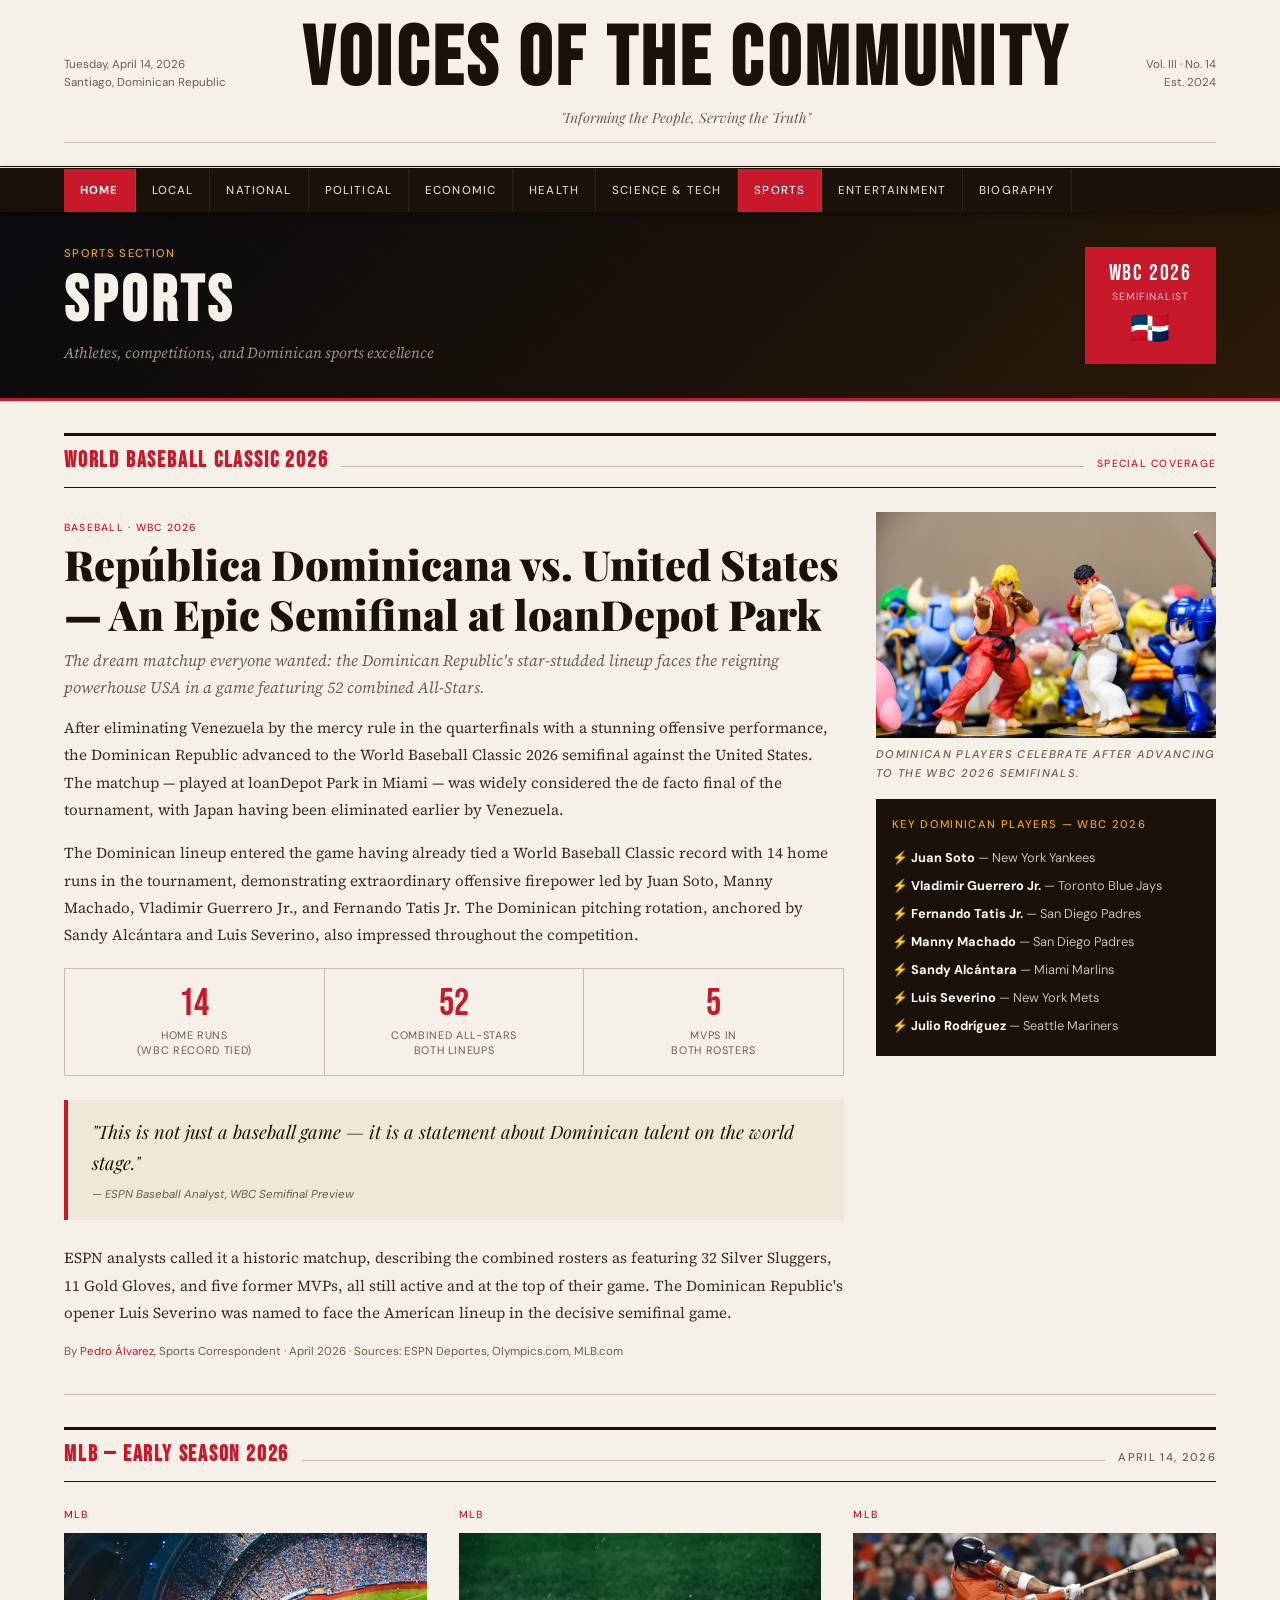
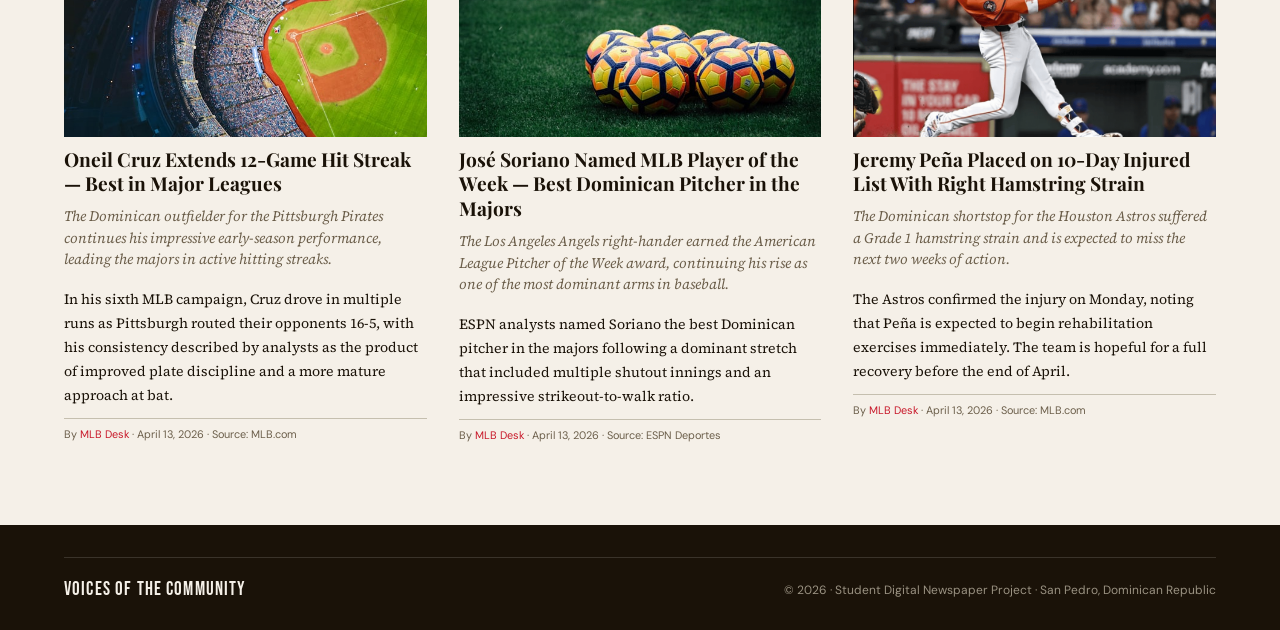
<file: sports.html>
<!DOCTYPE html>
<html lang="en">
<head>
  <meta charset="UTF-8">
  <meta name="viewport" content="width=device-width, initial-scale=1.0">
  <title>Sports — Voices of the Community</title>
  <link rel="stylesheet" href="index.css">
  <link rel="stylesheet" href="sports.css">
</head>
<body>

  <header class="masthead">
    <div class="container">
      <div class="masthead-top">
        <div class="masthead-meta">Tuesday, April 14, 2026<br>Santiago, Dominican Republic</div>
        <div class="masthead-title">
          <h1>Voices of the Community</h1>
          <p class="tagline">"Informing the People, Serving the Truth"</p>
        </div>
        <div class="masthead-price">Vol. III · No. 14<br>Est. 2024</div>
      </div>
    </div>
  </header>

  <nav class="main-nav">
    <div class="container">
      <a href="index.html">Home</a>
      <a href="local.html">Local</a>
      <a href="national.html">National</a>
      <a href="political.html">Political</a>
      <a href="economic.html">Economic</a>
      <a href="health.html">Health</a>
      <a href="science.html">Science & Tech</a>
      <a href="sports.html" class="active">Sports</a>
      <a href="entertainment.html">Entertainment</a>
      <a href="biography.html">Biography</a>
    </div>
  </nav>

  <div class="sports-hero">
    <div class="container">
      <div class="sports-hero-content">
        <div>
          <p class="label" style="color:#f0a500; margin-bottom:.4rem;">Sports Section</p>
          <h1>Sports</h1>
          <p class="page-desc">Athletes, competitions, and Dominican sports excellence</p>
        </div>
        <div class="wbc-badge">
          <div class="wbc-badge-title">WBC 2026</div>
          <div class="wbc-badge-sub">Semifinalist</div>
          <div class="wbc-badge-flag">🇩🇴</div>
        </div>
      </div>
    </div>
  </div>

  <main style="padding:2rem 0;">
    <div class="container">

      <!-- WBC LEAD -->
      <div class="section-header">
        <h2>World Baseball Classic 2026</h2>
        <div class="sh-rule"></div>
        <span class="label-red">Special Coverage</span>
      </div>

      <div class="lead-story">
        <div>
          <span class="label-red">Baseball · WBC 2026</span>
          <h2>República Dominicana vs. United States — An Epic Semifinal at loanDepot Park</h2>
          <p class="lead-deck">The dream matchup everyone wanted: the Dominican Republic's star-studded lineup faces the reigning powerhouse USA in a game featuring 52 combined All-Stars.</p>
          <p style="font-size:.95rem; line-height:1.8; color:#3a2f20; margin-bottom:1rem;">After eliminating Venezuela by the mercy rule in the quarterfinals with a stunning offensive performance, the Dominican Republic advanced to the World Baseball Classic 2026 semifinal against the United States. The matchup — played at loanDepot Park in Miami — was widely considered the de facto final of the tournament, with Japan having been eliminated earlier by Venezuela.</p>
          <p style="font-size:.95rem; line-height:1.8; color:#3a2f20; margin-bottom:1rem;">The Dominican lineup entered the game having already tied a World Baseball Classic record with 14 home runs in the tournament, demonstrating extraordinary offensive firepower led by Juan Soto, Manny Machado, Vladimir Guerrero Jr., and Fernando Tatis Jr. The Dominican pitching rotation, anchored by Sandy Alcántara and Luis Severino, also impressed throughout the competition.</p>

          <div class="sports-stats-row">
            <div class="sport-stat">
              <div class="sport-stat-num">14</div>
              <div class="sport-stat-label">Home Runs<br>(WBC Record Tied)</div>
            </div>
            <div class="sport-stat">
              <div class="sport-stat-num">52</div>
              <div class="sport-stat-label">Combined All-Stars<br>Both Lineups</div>
            </div>
            <div class="sport-stat">
              <div class="sport-stat-num">5</div>
              <div class="sport-stat-label">MVPs in<br>Both Rosters</div>
            </div>
          </div>

          <div class="pullquote">
            <p>"This is not just a baseball game — it is a statement about Dominican talent on the world stage."</p>
            <cite>— ESPN Baseball Analyst, WBC Semifinal Preview</cite>
          </div>

          <p style="font-size:.95rem; line-height:1.8; color:#3a2f20; margin-bottom:1rem;">ESPN analysts called it a historic matchup, describing the combined rosters as featuring 32 Silver Sluggers, 11 Gold Gloves, and five former MVPs, all still active and at the top of their game. The Dominican Republic's opener Luis Severino was named to face the American lineup in the decisive semifinal game.</p>

          <p class="byline" style="font-family:var(--font-label); font-size:.72rem; color:var(--muted);">By <span style="color:var(--accent);">Pedro Álvarez</span>, Sports Correspondent · April 2026 · Sources: ESPN Deportes, Olympics.com, MLB.com</p>
        </div>
        <div>
          <img src="img/ind3.jpg" alt="Baseball action" class="lead-img" onerror="this.style.display='none'">
          <p class="label" style="margin-top:.4rem; font-style:italic;">Dominican players celebrate after advancing to the WBC 2026 Semifinals.</p>

          <!-- ROSTER SNIPPET -->
          <div style="background:var(--ink); color:var(--paper); padding:1rem; margin-top:1rem;">
            <p class="label" style="color:#f0a500; margin-bottom:.6rem;">Key Dominican Players — WBC 2026</p>
            <ul style="list-style:none; font-family:var(--font-label); font-size:.8rem; line-height:2.2; color:#c5bfaf;">
              <li>⚡ <b style="color:#fff;">Juan Soto</b> — New York Yankees</li>
              <li>⚡ <b style="color:#fff;">Vladimir Guerrero Jr.</b> — Toronto Blue Jays</li>
              <li>⚡ <b style="color:#fff;">Fernando Tatis Jr.</b> — San Diego Padres</li>
              <li>⚡ <b style="color:#fff;">Manny Machado</b> — San Diego Padres</li>
              <li>⚡ <b style="color:#fff;">Sandy Alcántara</b> — Miami Marlins</li>
              <li>⚡ <b style="color:#fff;">Luis Severino</b> — New York Mets</li>
              <li>⚡ <b style="color:#fff;">Julio Rodríguez</b> — Seattle Mariners</li>
            </ul>
          </div>
        </div>
      </div>

      <!-- MLB SECTION -->
      <div class="section-header" style="margin-top:2rem;">
        <h2>MLB — Early Season 2026</h2>
        <div class="sh-rule"></div>
        <span class="label">April 14, 2026</span>
      </div>

      <div class="grid-3">

        <div class="article-card">
          <span class="label-red">MLB</span>
          <div class="img-wrap">
            <img src="img/spo1.jpg" alt="Baseball stadium" onerror="this.style.display='none'">
          </div>
          <h3><a href="#">Oneil Cruz Extends 12-Game Hit Streak — Best in Major Leagues</a></h3>
          <p class="deck">The Dominican outfielder for the Pittsburgh Pirates continues his impressive early-season performance, leading the majors in active hitting streaks.</p>
          <p style="font-size:.88rem; line-height:1.7; margin-top:.5rem;">In his sixth MLB campaign, Cruz drove in multiple runs as Pittsburgh routed their opponents 16-5, with his consistency described by analysts as the product of improved plate discipline and a more mature approach at bat.</p>
          <p class="byline">By <span>MLB Desk</span> · April 13, 2026 · Source: MLB.com</p>
        </div>

        <div class="article-card">
          <span class="label-red">MLB</span>
          <div class="img-wrap">
            <img src="img/spo2.jpg" alt="Baseball pitcher" onerror="this.style.display='none'">
          </div>
          <h3><a href="#">José Soriano Named MLB Player of the Week — Best Dominican Pitcher in the Majors</a></h3>
          <p class="deck">The Los Angeles Angels right-hander earned the American League Pitcher of the Week award, continuing his rise as one of the most dominant arms in baseball.</p>
          <p style="font-size:.88rem; line-height:1.7; margin-top:.5rem;">ESPN analysts named Soriano the best Dominican pitcher in the majors following a dominant stretch that included multiple shutout innings and an impressive strikeout-to-walk ratio.</p>
          <p class="byline">By <span>MLB Desk</span> · April 13, 2026 · Source: ESPN Deportes</p>
        </div>

        <div class="article-card">
          <span class="label-red">MLB</span>
          <div class="img-wrap">
            <img src="img/spo3.png" alt="Baseball game" onerror="this.style.display='none'">
          </div>
          <h3><a href="#">Jeremy Peña Placed on 10-Day Injured List With Right Hamstring Strain</a></h3>
          <p class="deck">The Dominican shortstop for the Houston Astros suffered a Grade 1 hamstring strain and is expected to miss the next two weeks of action.</p>
          <p style="font-size:.88rem; line-height:1.7; margin-top:.5rem;">The Astros confirmed the injury on Monday, noting that Peña is expected to begin rehabilitation exercises immediately. The team is hopeful for a full recovery before the end of April.</p>
          <p class="byline">By <span>MLB Desk</span> · April 13, 2026 · Source: MLB.com</p>
        </div>

      </div>

    </div>
  </main>

  <footer class="site-footer">
    <div class="container">
      <div class="footer-bottom">
        <span class="footer-logo">Voices of the Community</span>
        <span>© 2026 · Student Digital Newspaper Project · San Pedro, Dominican Republic</span>
      </div>
    </div>
  </footer>

</body>
</html>
</file>
<file: index.css>
/* ========================================
   VOICES OF THE COMMUNITY — Global Styles
   ======================================== */

@import url('https://fonts.googleapis.com/css2?family=Playfair+Display:ital,wght@0,400;0,700;0,900;1,400;1,700&family=Source+Serif+4:ital,opsz,wght@0,8..60,300;0,8..60,400;0,8..60,600;1,8..60,300;1,8..60,400&family=Bebas+Neue&family=DM+Sans:wght@300;400;500&display=swap');

/* ── CSS Variables ── */
:root {
  --ink:       #1a1208;
  --paper:     #f5f0e8;
  --cream:     #ede8d8;
  --accent:    #c8192a;
  --gold:      #b8860b;
  --rule:      #1a1208;
  --muted:     #6b5e4a;
  --light-rule:#c5bfaf;

  --font-headline: 'Playfair Display', Georgia, serif;
  --font-body:     'Source Serif 4', Georgia, serif;
  --font-label:    'DM Sans', sans-serif;
  --font-banner:   'Bebas Neue', 'Arial Narrow', sans-serif;

  --col-max: 1200px;
  --gutter:  1.5rem;
}

/* ── Reset ── */
*, *::before, *::after { box-sizing: border-box; margin: 0; padding: 0; }

html { scroll-behavior: smooth; }

body {
  background: var(--paper);
  color: var(--ink);
  font-family: var(--font-body);
  font-size: 1rem;
  line-height: 1.7;
  -webkit-font-smoothing: antialiased;
}

img { max-width: 100%; height: auto; display: block; }

a {
  color: inherit;
  text-decoration: none;
  transition: color .2s;
}
a:hover { color: var(--accent); }

/* ── Utility ── */
.container {
  max-width: var(--col-max);
  margin: 0 auto;
  padding: 0 var(--gutter);
}

.rule-top    { border-top:    2px solid var(--rule); }
.rule-bottom { border-bottom: 2px solid var(--rule); }
.rule-thick  { border-top:    4px double var(--rule); }

.label {
  font-family: var(--font-label);
  font-size: .7rem;
  font-weight: 500;
  letter-spacing: .12em;
  text-transform: uppercase;
  color: var(--muted);
}

.label-red {
  font-family: var(--font-label);
  font-size: .65rem;
  font-weight: 500;
  letter-spacing: .12em;
  text-transform: uppercase;
  color: var(--accent);
}

/* ── MASTHEAD ── */
.masthead {
  background: var(--paper);
  border-bottom: 3px double var(--rule);
  padding: 1.2rem 0 .8rem;
}

.masthead-top {
  display: flex;
  align-items: center;
  justify-content: space-between;
  gap: 1rem;
  padding-bottom: .8rem;
  border-bottom: 1px solid var(--light-rule);
  margin-bottom: .6rem;
  flex-wrap: wrap;
}

.masthead-meta {
  font-family: var(--font-label);
  font-size: .72rem;
  color: var(--muted);
  line-height: 1.6;
}

.masthead-title {
  text-align: center;
  flex: 1;
}

.masthead-title h1 {
  font-family: var(--font-banner);
  font-size: clamp(2.4rem, 7vw, 5.2rem);
  letter-spacing: .05em;
  line-height: 1;
  color: var(--ink);
}

.masthead-title .tagline {
  font-family: var(--font-headline);
  font-style: italic;
  font-size: .88rem;
  color: var(--muted);
  margin-top: .2rem;
}

.masthead-price {
  font-family: var(--font-label);
  font-size: .72rem;
  color: var(--muted);
  text-align: right;
  line-height: 1.6;
}

/* ── NAV ── */
.main-nav {
  background: var(--ink);
  color: var(--paper);
  position: sticky;
  top: 0;
  z-index: 100;
  box-shadow: 0 2px 8px rgba(0,0,0,.4);
}

.main-nav .container {
  display: flex;
  align-items: center;
  gap: 0;
  overflow-x: auto;
  scrollbar-width: none;
}

.main-nav a {
  font-family: var(--font-label);
  font-size: .72rem;
  font-weight: 500;
  letter-spacing: .1em;
  text-transform: uppercase;
  color: #d4cfc4;
  padding: .75rem 1rem;
  white-space: nowrap;
  border-right: 1px solid rgba(255,255,255,.08);
  transition: background .2s, color .2s;
}

.main-nav a:hover,
.main-nav a.active {
  background: var(--accent);
  color: #fff;
}

.main-nav a:first-child {
  background: var(--accent);
  color: #fff;
  font-weight: 700;
}

/* ── SECTION HEADER ── */
.section-header {
  display: flex;
  align-items: baseline;
  gap: .8rem;
  border-top: 3px solid var(--rule);
  border-bottom: 1px solid var(--rule);
  padding: .4rem 0;
  margin-bottom: 1.5rem;
}

.section-header h2 {
  font-family: var(--font-banner);
  font-size: 1.4rem;
  letter-spacing: .08em;
  color: var(--accent);
}

.section-header .sh-rule {
  flex: 1;
  height: 1px;
  background: var(--light-rule);
}

/* ── ARTICLE CARDS ── */
.article-card {
  display: flex;
  flex-direction: column;
  gap: .6rem;
}

.article-card .img-wrap {
  overflow: hidden;
  aspect-ratio: 16/9;
  background: var(--cream);
}

.article-card .img-wrap img {
  width: 100%;
  height: 100%;
  object-fit: cover;
  transition: transform .4s ease;
}

.article-card:hover .img-wrap img { transform: scale(1.03); }

.article-card .img-caption {
  font-family: var(--font-label);
  font-size: .68rem;
  color: var(--muted);
  font-style: italic;
  margin-top: .3rem;
}

.article-card h3 {
  font-family: var(--font-headline);
  font-size: 1.2rem;
  line-height: 1.3;
  font-weight: 700;
}

.article-card h3 a:hover { color: var(--accent); }

.article-card .deck {
  font-style: italic;
  font-size: .9rem;
  color: var(--muted);
  line-height: 1.5;
}

.article-card .byline {
  font-family: var(--font-label);
  font-size: .68rem;
  color: var(--muted);
  border-top: 1px solid var(--light-rule);
  padding-top: .4rem;
}

.article-card .byline span { color: var(--accent); }

/* ── FULL ARTICLE PAGE ── */
.article-full {
  max-width: 780px;
  margin: 0 auto;
  padding: 2rem var(--gutter);
}

.article-full .article-headline {
  font-family: var(--font-headline);
  font-size: clamp(1.8rem, 4vw, 2.8rem);
  line-height: 1.2;
  font-weight: 900;
  margin-bottom: .6rem;
}

.article-full .article-deck {
  font-style: italic;
  font-size: 1.1rem;
  color: var(--muted);
  margin-bottom: 1rem;
  border-bottom: 1px solid var(--light-rule);
  padding-bottom: 1rem;
}

.article-full .article-meta {
  font-family: var(--font-label);
  font-size: .72rem;
  color: var(--muted);
  margin-bottom: 1.5rem;
}

.article-full .article-meta b { color: var(--ink); }

.article-full .hero-image {
  width: 100%;
  aspect-ratio: 16/9;
  object-fit: cover;
  margin-bottom: .5rem;
}

.article-full .hero-caption {
  font-family: var(--font-label);
  font-size: .7rem;
  color: var(--muted);
  font-style: italic;
  margin-bottom: 1.5rem;
}

.article-full p {
  margin-bottom: 1.1rem;
  font-size: 1rem;
  line-height: 1.8;
  text-align: justify;
  hyphens: auto;
}

.article-full p:first-of-type::first-letter {
  font-family: var(--font-headline);
  font-size: 3.8rem;
  font-weight: 900;
  line-height: .85;
  float: left;
  margin-right: .1em;
  color: var(--accent);
}

/* ── GRIDS ── */
.grid-3 {
  display: grid;
  grid-template-columns: repeat(3, 1fr);
  gap: 2rem;
}

.grid-2 {
  display: grid;
  grid-template-columns: repeat(2, 1fr);
  gap: 2rem;
}

.grid-4 {
  display: grid;
  grid-template-columns: repeat(4, 1fr);
  gap: 1.5rem;
}

@media (max-width: 900px) {
  .grid-3 { grid-template-columns: 1fr 1fr; }
  .grid-4 { grid-template-columns: 1fr 1fr; }
}

@media (max-width: 600px) {
  .grid-3, .grid-2, .grid-4 { grid-template-columns: 1fr; }
}

/* ── FEATURED LEAD ── */
.lead-story {
  display: grid;
  grid-template-columns: 1fr 340px;
  gap: 2rem;
  align-items: start;
  padding-bottom: 2rem;
  border-bottom: 1px solid var(--light-rule);
  margin-bottom: 2rem;
}

@media (max-width: 800px) {
  .lead-story { grid-template-columns: 1fr; }
}

.lead-story .lead-img {
  width: 100%;
  aspect-ratio: 3/2;
  object-fit: cover;
}

.lead-story h2 {
  font-family: var(--font-headline);
  font-size: clamp(1.6rem, 3.5vw, 2.6rem);
  line-height: 1.2;
  font-weight: 900;
  margin-bottom: .5rem;
}

.lead-story .lead-deck {
  font-style: italic;
  font-size: 1rem;
  color: var(--muted);
  margin-bottom: .8rem;
}

/* ── TICKER ── */
.ticker-bar {
  background: var(--accent);
  color: #fff;
  padding: .4rem 0;
  overflow: hidden;
  font-family: var(--font-label);
  font-size: .72rem;
  letter-spacing: .06em;
}

.ticker-label {
  background: var(--ink);
  color: var(--paper);
  padding: .4rem .8rem;
  font-weight: 700;
  white-space: nowrap;
  float: left;
  margin-right: 1rem;
}

.ticker-track {
  display: flex;
  animation: ticker 40s linear infinite;
  white-space: nowrap;
}

.ticker-track span { padding: 0 2rem; }
.ticker-track span::before { content: "◆ "; opacity: .6; }

@keyframes ticker {
  from { transform: translateX(100vw); }
  to   { transform: translateX(-200%); }
}

/* ── FOOTER ── */
.site-footer {
  background: var(--ink);
  color: #9a9282;
  font-family: var(--font-label);
  font-size: .75rem;
  padding: 2rem 0 1.5rem;
  margin-top: 3rem;
}

.footer-grid {
  display: grid;
  grid-template-columns: repeat(4, 1fr);
  gap: 2rem;
  margin-bottom: 1.5rem;
}

@media (max-width: 700px) {
  .footer-grid { grid-template-columns: 1fr 1fr; }
}

.site-footer h4 {
  font-family: var(--font-banner);
  letter-spacing: .1em;
  color: var(--paper);
  font-size: .9rem;
  margin-bottom: .8rem;
  border-bottom: 1px solid #3a332a;
  padding-bottom: .4rem;
}

.site-footer ul { list-style: none; }
.site-footer ul li { padding: .2rem 0; }
.site-footer ul li a:hover { color: var(--paper); }

.footer-bottom {
  border-top: 1px solid #3a332a;
  padding-top: 1rem;
  display: flex;
  justify-content: space-between;
  align-items: center;
  flex-wrap: wrap;
  gap: .5rem;
}

.footer-logo {
  font-family: var(--font-banner);
  font-size: 1.2rem;
  color: var(--paper);
  letter-spacing: .06em;
}

/* ── PULLQUOTE ── */
.pullquote {
  border-left: 4px solid var(--accent);
  padding: 1rem 1.5rem;
  margin: 1.5rem 0;
  background: var(--cream);
}

.pullquote p {
  font-family: var(--font-headline);
  font-style: italic;
  font-size: 1.15rem;
  color: var(--ink);
  margin: 0 !important;
}

.pullquote cite {
  font-family: var(--font-label);
  font-size: .72rem;
  color: var(--muted);
  display: block;
  margin-top: .4rem;
}

/* ── BIOGRAPHY CARDS ── */
.bio-card {
  background: var(--cream);
  border: 1px solid var(--light-rule);
  padding: 1.5rem;
  display: flex;
  flex-direction: column;
  gap: 1rem;
}

.bio-card .bio-img-placeholder {
  width: 100%;
  aspect-ratio: 3/4;
  background: linear-gradient(135deg, #d4cfc4, #b0a896);
  display: flex;
  align-items: center;
  justify-content: center;
  flex-direction: column;
  gap: .5rem;
  color: var(--muted);
  font-family: var(--font-label);
  font-size: .75rem;
  text-align: center;
  border: 2px dashed var(--light-rule);
}

.bio-card .bio-img-placeholder svg {
  opacity: .4;
}

.bio-card h3 {
  font-family: var(--font-headline);
  font-size: 1.2rem;
  font-weight: 700;
  border-bottom: 1px solid var(--light-rule);
  padding-bottom: .4rem;
}

.bio-card .bio-dates {
  font-family: var(--font-label);
  font-size: .7rem;
  color: var(--muted);
  margin-top: -.5rem;
}

.bio-card p {
  font-size: .9rem;
  line-height: 1.7;
  color: var(--ink);
}

/* ── PAGE HERO ── */
.page-hero {
  background: var(--ink);
  color: var(--paper);
  padding: 1.5rem 0;
  border-bottom: 3px solid var(--accent);
}

.page-hero h1 {
  font-family: var(--font-banner);
  font-size: clamp(2rem, 5vw, 3.5rem);
  letter-spacing: .06em;
  line-height: 1;
}

.page-hero .page-desc {
  font-family: var(--font-body);
  font-style: italic;
  font-size: .95rem;
  color: #a09282;
  margin-top: .4rem;
}

/* ── DIVIDERS ── */
.col-divider {
  border-right: 1px solid var(--light-rule);
  padding-right: 2rem;
}

/* ── SPORTS TABLE ── */
.standings-table {
  width: 100%;
  border-collapse: collapse;
  font-family: var(--font-label);
  font-size: .8rem;
  margin-top: 1rem;
}

.standings-table th {
  background: var(--ink);
  color: var(--paper);
  padding: .5rem .75rem;
  text-align: left;
  font-weight: 500;
  letter-spacing: .08em;
}

.standings-table td {
  padding: .4rem .75rem;
  border-bottom: 1px solid var(--light-rule);
}

.standings-table tr:nth-child(even) td { background: var(--cream); }

/* ── SOURCES SECTION ── */
.sources-list {
  font-family: var(--font-label);
  font-size: .78rem;
  color: var(--muted);
  list-style: none;
  padding: 0;
}

.sources-list li {
  padding: .35rem 0;
  border-bottom: 1px solid var(--light-rule);
}

.sources-list li::before {
  content: "▸ ";
  color: var(--accent);
}

/* ── SCROLL ANIMATIONS ── */
@keyframes fadeUp {
  from { opacity: 0; transform: translateY(20px); }
  to   { opacity: 1; transform: translateY(0); }
}

.fade-up {
  animation: fadeUp .6s ease both;
}

.fade-up:nth-child(2) { animation-delay: .1s; }
.fade-up:nth-child(3) { animation-delay: .2s; }
.fade-up:nth-child(4) { animation-delay: .3s; }
</file>
<file: biography.css>
/* biography.css */

.bio-grid {
  display: flex;
  flex-direction: column;
  gap: 2.5rem;
}

.bio-card-full {
  display: grid;
  grid-template-columns: 48px 260px 1fr;
  gap: 0;
  border: 1px solid var(--light-rule);
  background: var(--cream);
  position: relative;
  transition: box-shadow .3s;
}

.bio-card-full:hover {
  box-shadow: 0 6px 24px rgba(0,0,0,.1);
}

@media (max-width: 780px) {
  .bio-card-full {
    grid-template-columns: 48px 1fr;
    grid-template-rows: auto auto;
  }

  .bio-photo-slot {
    grid-column: 1 / 3;
    grid-row: 1;
  }

  .bio-number {
    display: none;
  }

  .bio-content {
    grid-column: 1 / 3;
  }
}

/* Number column */
.bio-number {
  background: var(--ink);
  color: var(--paper);
  font-family: var(--font-banner);
  font-size: 1rem;
  letter-spacing: .05em;
  writing-mode: vertical-rl;
  text-orientation: mixed;
  display: flex;
  align-items: center;
  justify-content: center;
  padding: 1rem .3rem;
  min-height: 200px;
}

/* Photo slot */
.bio-photo-slot {
  border-right: 1px solid var(--light-rule);
  padding: 1.2rem;
  display: flex;
  align-items: flex-start;
  justify-content: center;
  background: #f0ebe0;
}

.bio-photo {
  width: 100%;
  height: 100%;
  object-fit: cover;
  object-position: center top;
  display: block;
  max-height: 340px;
}

.bio-photo-placeholder {
  width: 100%;
  aspect-ratio: 3/4;
  background: linear-gradient(135deg, #d4cfc4 0%, #b8b0a0 100%);
  border: 2px dashed var(--light-rule);
  display: flex;
  flex-direction: column;
  align-items: center;
  justify-content: center;
  gap: .6rem;
  text-align: center;
  color: #8a7d6a;
  padding: 1.5rem;
  min-height: 200px;
}

.bio-photo-placeholder svg { color: #8a7d6a; }

.bio-photo-placeholder p {
  font-family: var(--font-label);
  font-size: .78rem;
  font-weight: 500;
  color: #6b5e4a;
  line-height: 1.4;
}

.bio-photo-hint {
  font-family: var(--font-label);
  font-size: .62rem;
  color: #9a8d7a;
  font-style: italic;
  opacity: .8;
}

/* Bio content area */
.bio-content {
  padding: 1.5rem 2rem;
}

.bio-section-label {
  font-family: var(--font-label);
  font-size: .65rem;
  font-weight: 500;
  letter-spacing: .15em;
  text-transform: uppercase;
  color: var(--accent);
  margin-bottom: .4rem;
}

.bio-name {
  font-family: var(--font-headline);
  font-size: 1.6rem;
  font-weight: 900;
  line-height: 1.2;
  color: var(--ink);
  margin-bottom: .2rem;
}

/* Style when placeholder */
.bio-name[value*="Name to be"],
.bio-name:empty {
  color: #9a8d7a;
  font-style: italic;
}

.bio-dates {
  font-family: var(--font-label);
  font-size: .75rem;
  color: var(--muted);
  margin-bottom: 1.2rem;
  padding-bottom: .8rem;
  border-bottom: 1px solid var(--light-rule);
}

.bio-sections {
  display: grid;
  grid-template-columns: 1fr 1fr;
  gap: 1.2rem;
  margin-bottom: 1rem;
}

@media (max-width: 600px) {
  .bio-sections { grid-template-columns: 1fr; }
}

.bio-section h4 {
  font-family: var(--font-label);
  font-size: .7rem;
  font-weight: 600;
  letter-spacing: .1em;
  text-transform: uppercase;
  color: var(--accent);
  margin-bottom: .4rem;
}

.bio-section p {
  font-size: .88rem;
  line-height: 1.7;
  color: var(--ink);
}

.bio-placeholder-text {
  color: #9a8d7a !important;
  font-style: italic;
}

.bio-author {
  font-family: var(--font-label);
  font-size: .7rem;
  color: var(--muted);
  border-top: 1px solid var(--light-rule);
  padding-top: .6rem;
}

.bio-author span {
  color: var(--accent);
  font-weight: 600;
}

/* Bio quote */
.bio-quote {
  border-left: 3px solid var(--accent);
  padding: .8rem 1.2rem;
  background: var(--paper);
  margin: 1rem 0;
}

.bio-quote p {
  font-family: var(--font-headline);
  font-style: italic;
  font-size: .95rem;
  color: var(--ink);
  margin: 0 !important;
}

.bio-quote cite {
  font-family: var(--font-label);
  font-size: .68rem;
  color: var(--muted);
  display: block;
  margin-top: .3rem;
}
</file>
<file: entertainment.css>
/* entertainment.css */

.ent-hero {
  background: linear-gradient(135deg, #1a0820 0%, #2a0a30 50%, #1a1208 100%);
  color: var(--paper);
  padding: 2rem 0;
  border-bottom: 3px solid var(--accent);
  position: relative;
  overflow: hidden;
}

.ent-hero::before {
  content: '';
  position: absolute;
  inset: 0;
  background: radial-gradient(ellipse at 30% 50%, rgba(200,25,42,.15) 0%, transparent 70%);
}

.ent-hero h1 {
  font-family: var(--font-banner);
  font-size: clamp(2rem, 5vw, 3.5rem);
  letter-spacing: .06em;
  line-height: 1;
  position: relative;
}

.ent-hero .page-desc {
  font-family: var(--font-body);
  font-style: italic;
  font-size: .95rem;
  color: #a09282;
  margin-top: .4rem;
  position: relative;
}
</file>
<file: sports.css>
/* sports.css — Sports section specific styles */

.sports-hero {
  background: linear-gradient(135deg, #0a0a0f 0%, #1a1208 60%, #2a1a08 100%);
  color: var(--paper);
  padding: 2rem 0;
  border-bottom: 3px solid var(--accent);
  position: relative;
  overflow: hidden;
}

.sports-hero::before {
  content: '';
  position: absolute;
  inset: 0;
  background: repeating-linear-gradient(
    45deg,
    transparent,
    transparent 40px,
    rgba(200,25,42,.04) 40px,
    rgba(200,25,42,.04) 41px
  );
}

.sports-hero-content {
  display: flex;
  align-items: center;
  justify-content: space-between;
  gap: 2rem;
  position: relative;
}

.sports-hero h1 {
  font-family: var(--font-banner);
  font-size: clamp(2.5rem, 6vw, 4rem);
  letter-spacing: .06em;
  line-height: 1;
  color: var(--paper);
}

.sports-hero .page-desc {
  font-family: var(--font-body);
  font-style: italic;
  font-size: .95rem;
  color: #a09282;
  margin-top: .4rem;
}

.wbc-badge {
  text-align: center;
  background: var(--accent);
  padding: 1rem 1.5rem;
  min-width: 120px;
}

.wbc-badge-title {
  font-family: var(--font-banner);
  font-size: 1.4rem;
  letter-spacing: .08em;
  color: #fff;
  line-height: 1;
}

.wbc-badge-sub {
  font-family: var(--font-label);
  font-size: .65rem;
  letter-spacing: .1em;
  text-transform: uppercase;
  color: rgba(255,255,255,.75);
  margin: .2rem 0;
}

.wbc-badge-flag {
  font-size: 2rem;
  line-height: 1.2;
}

/* Stats row */
.sports-stats-row {
  display: flex;
  gap: 0;
  margin: 1.2rem 0;
  border: 1px solid var(--light-rule);
}

.sport-stat {
  flex: 1;
  text-align: center;
  padding: 1rem;
  border-right: 1px solid var(--light-rule);
}

.sport-stat:last-child { border-right: none; }

.sport-stat-num {
  font-family: var(--font-banner);
  font-size: 2.4rem;
  color: var(--accent);
  line-height: 1;
}

.sport-stat-label {
  font-family: var(--font-label);
  font-size: .68rem;
  color: var(--muted);
  letter-spacing: .06em;
  text-transform: uppercase;
  line-height: 1.4;
  margin-top: .3rem;
}
</file>
